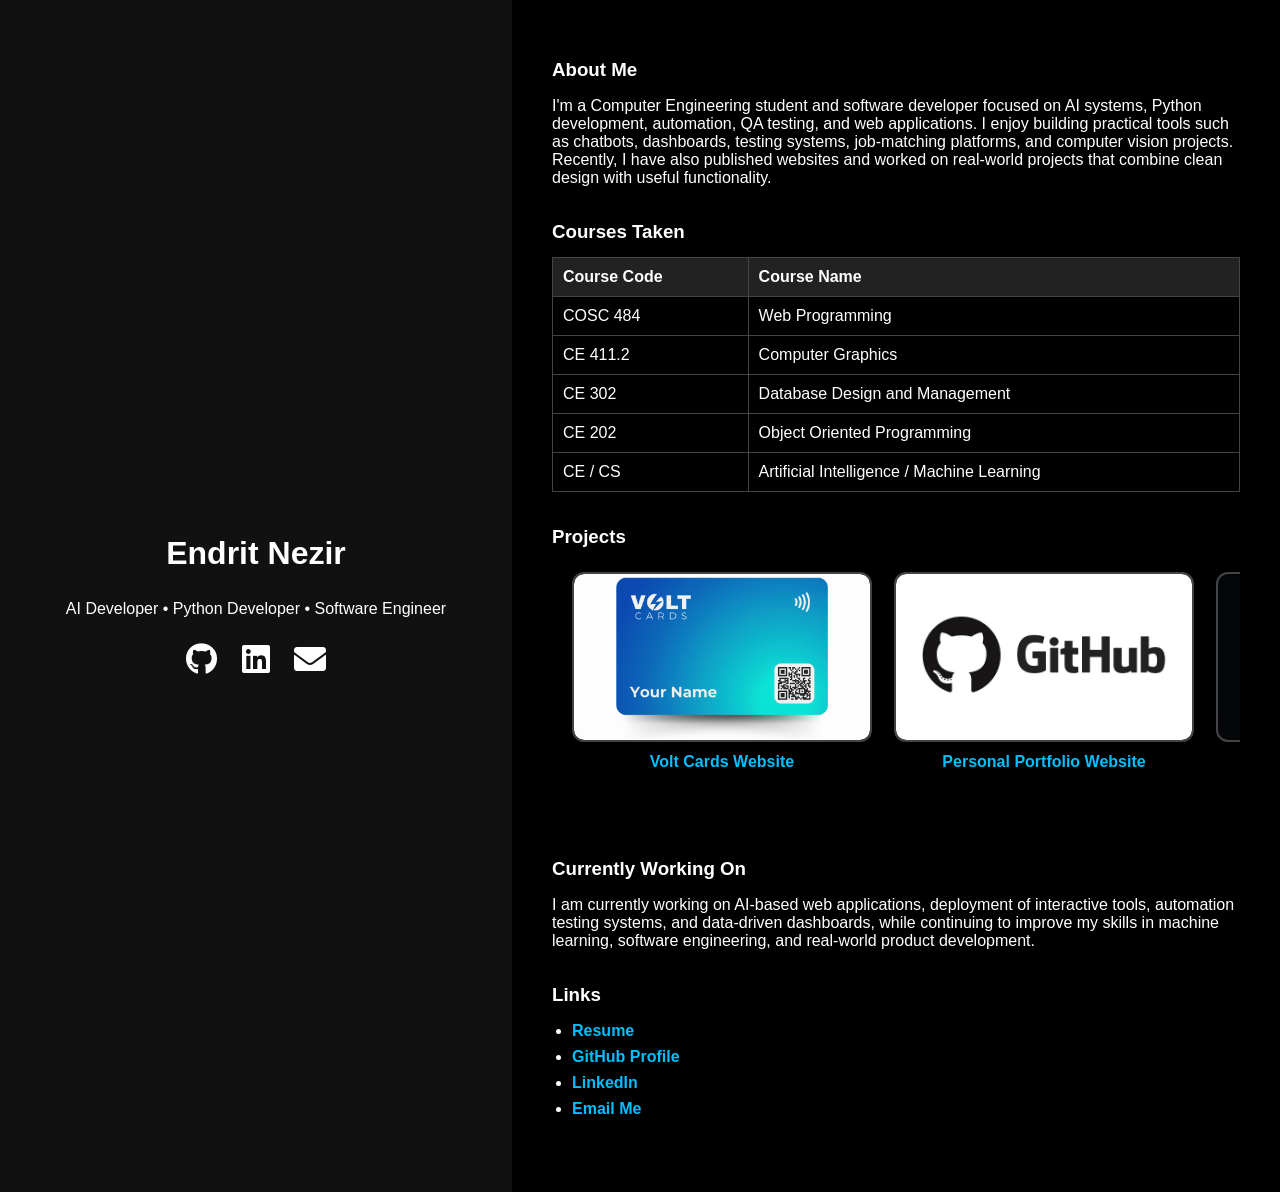
<file: index.html>
<!DOCTYPE html>
<html lang="en">
<head>
    <meta charset="UTF-8">
    <meta name="viewport" content="width=device-width, initial-scale=1.0">
    <title>Endrit Nezir</title>
    <link rel="stylesheet" href="styles.css">
    <link rel="stylesheet" href="https://use.fontawesome.com/releases/v5.4.1/css/all.css">
</head>

<body>

<div class="container">

    <div class="left-section">
        <h1>Endrit Nezir</h1>
        <p class="subtitle">AI Developer • Python Developer • Software Engineer</p>

        <div class="social-links">
            <a href="https://github.com/EndritNezir" target="_blank"><i class="fab fa-github"></i></a>
            <a href="https://www.linkedin.com/in/endrit-nezir-083a03350/" target="_blank"><i class="fab fa-linkedin"></i></a>
            <a href="mailto:endrit.nezir30@gmail.com"><i class="fas fa-envelope"></i></a>
        </div>
    </div>

    <div class="right-section">

        <section>
            <h3>About Me</h3>
            <p>
                I'm a Computer Engineering student and software developer focused on AI systems,
                Python development, automation, QA testing, and web applications. I enjoy building
                practical tools such as chatbots, dashboards, testing systems, job-matching platforms,
                and computer vision projects. Recently, I have also published websites and worked on
                real-world projects that combine clean design with useful functionality.
            </p>
        </section>

        <section>
            <h3>Courses Taken</h3>
            <table>
                <thead>
                    <tr>
                        <th>Course Code</th>
                        <th>Course Name</th>
                    </tr>
                </thead>
                <tbody>
                    <tr>
                        <td>COSC 484</td>
                        <td>Web Programming</td>
                    </tr>
                    <tr>
                        <td>CE 411.2</td>
                        <td>Computer Graphics</td>
                    </tr>
                    <tr>
                        <td>CE 302</td>
                        <td>Database Design and Management</td>
                    </tr>
                    <tr>
                        <td>CE 202</td>
                        <td>Object Oriented Programming</td>
                    </tr>
                    <tr>
                        <td>CE / CS</td>
                        <td>Artificial Intelligence / Machine Learning</td>
                    </tr>
                </tbody>
            </table>
        </section>

        <section>
            <h3>Projects</h3>
            <div class="projects-container">

                <div class="project">
                    <a href="https://voltcards.co/" target="_blank">
                        <div class="project-box">
                            <img src="./images/volt_card.gif" alt="Volt Cards Website">
                        </div>
                    </a>
                    <p><a href="https://voltcards.co/" target="_blank">Volt Cards Website</a></p>
                </div>

                <div class="project">
                    <a href="https://endritnezir.github.io/" target="_blank">
                        <div class="project-box">
                            <img src="./images/1_JLYlSLSK8-AZo8gt9UdYqA.jpg" alt="Portfolio Website">
                        </div>
                    </a>
                    <p><a href="https://endritnezir.github.io/" target="_blank">Personal Portfolio Website</a></p>
                </div>

                <div class="project">
                    <a href="https://endritai.live" target="_blank">
                        <div class="project-box">
                            <img src="./images/chatbot.png" alt="EndritAI Assistant">
                        </div>
                    </a>
                    <p><a href="https://endritai.live" target="_blank">EndritAI Assistant</a></p>
                    <p>
                        <a href="https://endritai.live" target="_blank">Live Demo</a> |
                        <a href="https://github.com/EndritNezir/ai.chatbot101" target="_blank">Source Code</a>
                    </p>
                </div>

                <div class="project">
                    <a href="./reports/Smart Job Matcher.html" target="_blank">
                        <div class="project-box">
                            <img src="./images/job-matcher.png" alt="Macedonian AI Job Matcher">
                        </div>
                    </a>
                    <p><a href="./reports/Smart Job Matcher.html" target="_blank">Macedonian AI Job Matcher</a></p>
                    <p>
                        <a href="./reports/Smart Job Matcher.html" target="_blank">UI Demo</a> |
                        <a href="./reports/Smart Job Matches2.html" target="_blank">Match Results</a> |
                        <a href="https://github.com/EndritNezir/macedonia-job.search" target="_blank">Source Code</a>
                    </p>
                </div>

                <div class="project">
                    <a href="./reports/balkan-benchmark.html" target="_blank">
                        <div class="project-box">
                            <img src="./images/qa-benchmark.png" alt="Balkan Government Website Benchmark">
                        </div>
                    </a>
                    <p><a href="./reports/balkan-benchmark.html" target="_blank">Balkan Government Website Benchmark</a></p>
                    <p>
                        <a href="./reports/balkan-benchmark.html" target="_blank">Benchmark Results</a> |
                        <a href="https://github.com/EndritNezir/website__performance__tester" target="_blank">Source Code</a>
                    </p>
                </div>

                <div class="project">
                    <a href="https://tenserflow-test.onrender.com/" target="_blank">
                        <div class="project-box">
                            <img src="./images/tensorflow-ai.png" alt="TensorFlow AI Image Classifier">
                        </div>
                    </a>
                    <p><a href="https://tenserflow-test.onrender.com/" target="_blank">TensorFlow AI Image Classifier</a></p>
                    <p>
                        <a href="https://tenserflow-test.onrender.com/" target="_blank">Live Demo</a> |
                        <a href="https://github.com/EndritNezir/TenserFlow-test" target="_blank">Source Code</a>
                    </p>
                </div>

                <div class="project">
                    <a href="./images/stock-dashboard.png" target="_blank">
                        <div class="project-box">
                            <img src="./images/stock-dashboard.png" alt="Stock Market Dashboard">
                        </div>
                    </a>
                    <p><a href="./images/Stock Market Dashboard.png" target="_blank">Stock Market Dashboard</a></p>
                    <p>
                        <a href="./images/Stock Market Dashboard.png" target="_blank">Preview</a> |
                        <a href="https://github.com/EndritNezir/stock.market.dash" target="_blank">Source Code</a>
                    </p>
                </div>

                <div class="project">
                    <a href="./reports/Analysis Result.html" target="_blank">
                        <div class="project-box">
                            <img src="./images/qa-bot.png" alt="AI Resume Analyzer">
                        </div>
                    </a>
                    <p><a href="./reports/Analysis Result.html" target="_blank">AI Resume Analyzer</a></p>
                    <p>
                        <a href="./reports/Analysis Result.html" target="_blank">Live Demo</a> |
                        <a href="https://github.com/EndritNezir/ai_resume__analyzer" target="_blank">Source Code</a>
                    </p>
                </div>

                <div class="project">
                    <a href="https://github.com/EndritNezir" target="_blank">
                        <div class="project-box">
                            <img src="./images/sign-language.png" alt="Sign Language Recognition System">
                        </div>
                    </a>
                    <p><a href="https://github.com/EndritNezir" target="_blank">Sign Language Recognition System</a></p>
                </div>

            </div>
        </section>

        <section>
            <h3>Currently Working On</h3>
            <p>
                I am currently working on AI-based web applications, deployment of interactive tools,
                automation testing systems, and data-driven dashboards, while continuing to improve my
                skills in machine learning, software engineering, and real-world product development.
            </p>
        </section>

        <section>
            <h3>Links</h3>
            <ul>
                <li><a href="https://endritnezir.github.io/resume.pdf" target="_blank">Resume</a></li>
                <li><a href="https://github.com/EndritNezir" target="_blank">GitHub Profile</a></li>
                <li><a href="https://www.linkedin.com/in/endrit-nezir-083a03350/" target="_blank">LinkedIn</a></li>
                <li><a href="mailto:endrit.nezir30@gmail.com">Email Me</a></li>
            </ul>
        </section>

    </div>
</div>

</body>
</html>
</file>
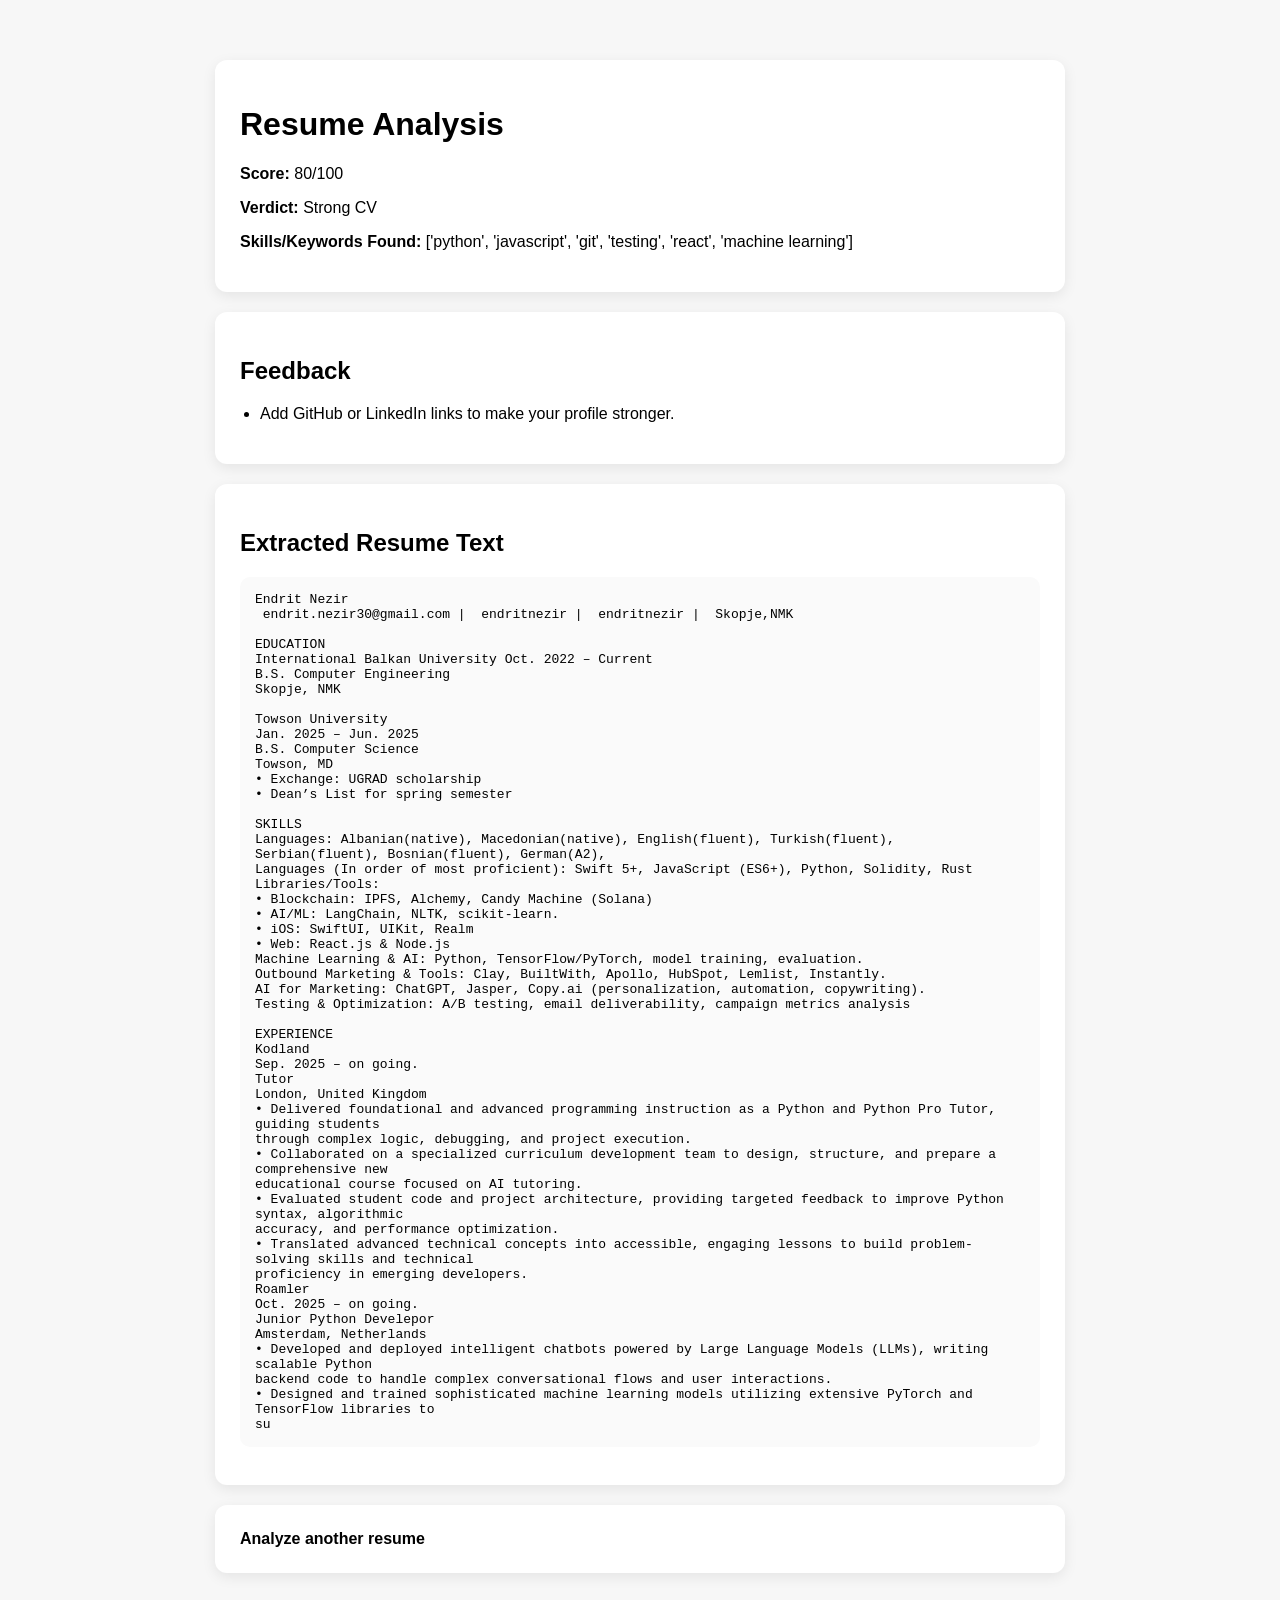
<file: reports/Analysis Result.html>
<!DOCTYPE html>
<html lang="en">
<head>
    <meta charset="UTF-8">
    <meta name="viewport" content="width=device-width, initial-scale=1.0">
    <title>Analysis Result</title>
    <style>
        body {
            font-family: Arial, sans-serif;
            max-width: 850px;
            margin: 40px auto;
            padding: 20px;
            background: #f7f7f7;
        }
        .card {
            background: white;
            padding: 25px;
            margin-bottom: 20px;
            border-radius: 12px;
            box-shadow: 0 4px 14px rgba(0,0,0,0.08);
        }
        ul {
            padding-left: 20px;
        }
        a {
            text-decoration: none;
            color: black;
            font-weight: bold;
        }
        pre {
            white-space: pre-wrap;
            word-wrap: break-word;
            background: #fafafa;
            padding: 15px;
            border-radius: 10px;
            overflow-x: auto;
        }
    </style>
</head>
<body>
    <div class="card">
        <h1>Resume Analysis</h1>
        <p><strong>Score:</strong> 80/100</p>
        <p><strong>Verdict:</strong> Strong CV</p>
        <p><strong>Skills/Keywords Found:</strong> [&#39;python&#39;, &#39;javascript&#39;, &#39;git&#39;, &#39;testing&#39;, &#39;react&#39;, &#39;machine learning&#39;]</p>
    </div>

    <div class="card">
        <h2>Feedback</h2>
        <ul>
            
                <li>Add GitHub or LinkedIn links to make your profile stronger.</li>
            
        </ul>
    </div>

    <div class="card">
        <h2>Extracted Resume Text</h2>
        <pre>Endrit Nezir 
 endrit.nezir30@gmail.com |  endritnezir |  endritnezir |  Skopje,NMK 
 
EDUCATION 
International Balkan University Oct. 2022 – Current 
B.S. Computer Engineering                                                                                                                   Skopje, NMK 
 
Towson University                                                                                                                              Jan. 2025 – Jun. 2025 
B.S. Computer Science                                                                                                                           Towson, MD 
• Exchange: UGRAD scholarship 
• Dean’s List for spring semester 
 
SKILLS 
Languages: Albanian(native), Macedonian(native), English(fluent), Turkish(fluent), Serbian(fluent), Bosnian(fluent), German(A2), 
Languages (In order of most proficient): Swift 5+, JavaScript (ES6+), Python, Solidity, Rust 
Libraries/Tools: 
• Blockchain: IPFS, Alchemy, Candy Machine (Solana) 
• AI/ML: LangChain, NLTK, scikit-learn. 
• iOS: SwiftUI, UIKit, Realm 
• Web: React.js &amp; Node.js 
Machine Learning &amp; AI: Python, TensorFlow/PyTorch, model training, evaluation. 
Outbound Marketing &amp; Tools: Clay, BuiltWith, Apollo, HubSpot, Lemlist, Instantly. 
AI for Marketing: ChatGPT, Jasper, Copy.ai (personalization, automation, copywriting). 
Testing &amp; Optimization: A/B testing, email deliverability, campaign metrics analysis 
 
EXPERIENCE 
Kodland                                                                                                         Sep. 2025 – on going. 
Tutor                                                                                                                                           London, United Kingdom 
• Delivered foundational and advanced programming instruction as a Python and Python Pro Tutor, guiding students 
through complex logic, debugging, and project execution.  
• Collaborated on a specialized curriculum development team to design, structure, and prepare a comprehensive new 
educational course focused on AI tutoring. 
• Evaluated student code and project architecture, providing targeted feedback to improve Python syntax, algorithmic 
accuracy, and performance optimization. 
• Translated advanced technical concepts into accessible, engaging lessons to build problem-solving skills and technical 
proficiency in emerging developers. 
Roamler                                                                                                         Oct. 2025 – on going. 
Junior Python Develepor                                                                                                            Amsterdam, Netherlands 
• Developed and deployed intelligent chatbots powered by Large Language Models (LLMs), writing scalable Python 
backend code to handle complex conversational flows and user interactions.  
• Designed and trained sophisticated machine learning models utilizing extensive PyTorch and TensorFlow libraries to 
su</pre>
    </div>

    <div class="card">
        <a href="/">Analyze another resume</a>
    </div>
</body>
</html>
</file>
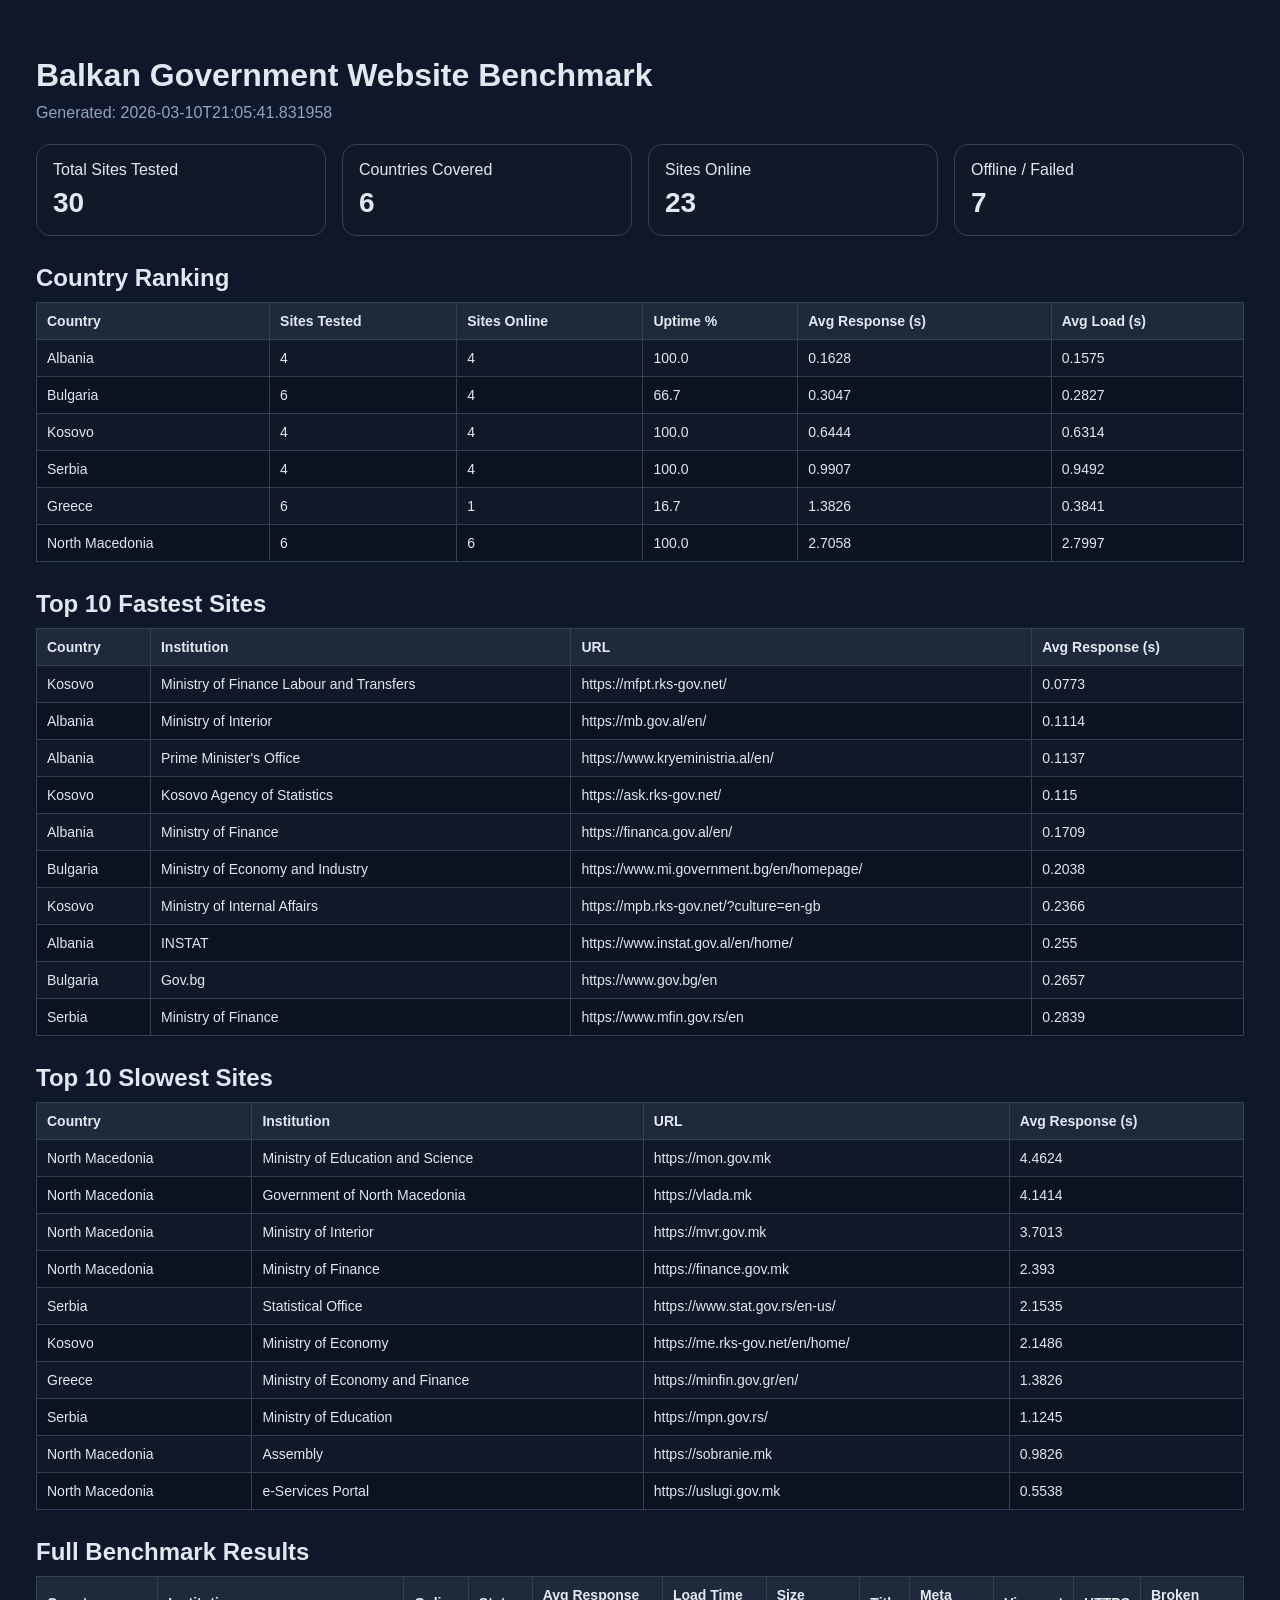
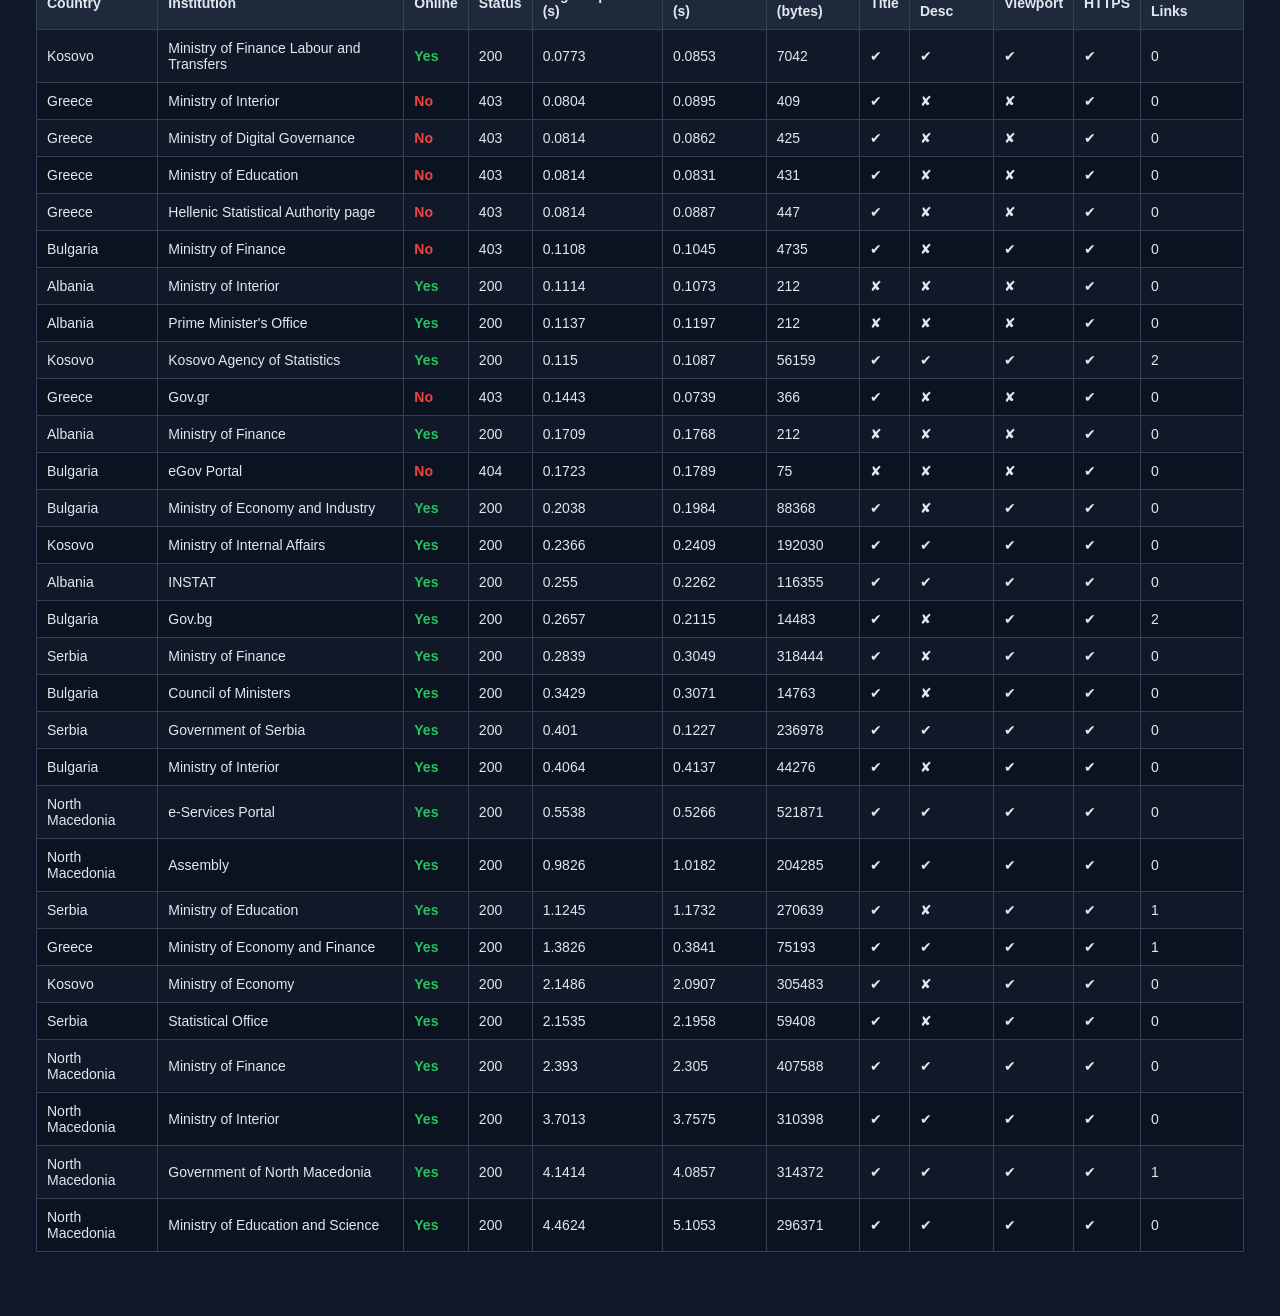
<file: reports/balkan-benchmark.html>
<!DOCTYPE html>
<html lang="en">
<head>
    <meta charset="UTF-8">
    <meta name="viewport" content="width=device-width, initial-scale=1.0">
    <title>Balkan Government Website Benchmark</title>
    <style>
        body {
            font-family: Arial, sans-serif;
            background: #0f172a;
            color: #e2e8f0;
            padding: 28px;
        }
        h1, h2 {
            margin-bottom: 10px;
        }
        .meta {
            color: #94a3b8;
            margin-bottom: 22px;
        }
        .cards {
            display: grid;
            grid-template-columns: repeat(auto-fit, minmax(220px, 1fr));
            gap: 16px;
            margin-bottom: 28px;
        }
        .card {
            background: #111827;
            border: 1px solid #334155;
            border-radius: 14px;
            padding: 16px;
        }
        .big {
            font-size: 28px;
            font-weight: bold;
            margin-top: 8px;
        }
        table {
            width: 100%;
            border-collapse: collapse;
            background: #111827;
            margin-bottom: 28px;
        }
        th, td {
            border: 1px solid #334155;
            padding: 10px;
            text-align: left;
            font-size: 14px;
        }
        th {
            background: #1e293b;
        }
        tr:nth-child(even) {
            background: #0b1220;
        }
        .ok {
            color: #22c55e;
            font-weight: bold;
        }
        .bad {
            color: #ef4444;
            font-weight: bold;
        }
        .section {
            margin-top: 28px;
        }
    </style>
</head>
<body>
    <h1>Balkan Government Website Benchmark</h1>
    <div class="meta">Generated: 2026-03-10T21:05:41.831958</div>

    <div class="cards">
        <div class="card"><div>Total Sites Tested</div><div class="big">30</div></div>
        <div class="card"><div>Countries Covered</div><div class="big">6</div></div>
        <div class="card"><div>Sites Online</div><div class="big">23</div></div>
        <div class="card"><div>Offline / Failed</div><div class="big">7</div></div>
    </div>

    <div class="section">
        <h2>Country Ranking</h2>
        <table>
            <thead>
                <tr>
                    <th>Country</th>
                    <th>Sites Tested</th>
                    <th>Sites Online</th>
                    <th>Uptime %</th>
                    <th>Avg Response (s)</th>
                    <th>Avg Load (s)</th>
                </tr>
            </thead>
            <tbody>

                <tr>
                    <td>Albania</td>
                    <td>4</td>
                    <td>4</td>
                    <td>100.0</td>
                    <td>0.1628</td>
                    <td>0.1575</td>
                </tr>

                <tr>
                    <td>Bulgaria</td>
                    <td>6</td>
                    <td>4</td>
                    <td>66.7</td>
                    <td>0.3047</td>
                    <td>0.2827</td>
                </tr>

                <tr>
                    <td>Kosovo</td>
                    <td>4</td>
                    <td>4</td>
                    <td>100.0</td>
                    <td>0.6444</td>
                    <td>0.6314</td>
                </tr>

                <tr>
                    <td>Serbia</td>
                    <td>4</td>
                    <td>4</td>
                    <td>100.0</td>
                    <td>0.9907</td>
                    <td>0.9492</td>
                </tr>

                <tr>
                    <td>Greece</td>
                    <td>6</td>
                    <td>1</td>
                    <td>16.7</td>
                    <td>1.3826</td>
                    <td>0.3841</td>
                </tr>

                <tr>
                    <td>North Macedonia</td>
                    <td>6</td>
                    <td>6</td>
                    <td>100.0</td>
                    <td>2.7058</td>
                    <td>2.7997</td>
                </tr>

            </tbody>
        </table>
    </div>

    <div class="section">
        <h2>Top 10 Fastest Sites</h2>
        <table>
            <thead>
                <tr>
                    <th>Country</th>
                    <th>Institution</th>
                    <th>URL</th>
                    <th>Avg Response (s)</th>
                </tr>
            </thead>
            <tbody>

                <tr>
                    <td>Kosovo</td>
                    <td>Ministry of Finance Labour and Transfers</td>
                    <td>https://mfpt.rks-gov.net/</td>
                    <td>0.0773</td>
                </tr>

                <tr>
                    <td>Albania</td>
                    <td>Ministry of Interior</td>
                    <td>https://mb.gov.al/en/</td>
                    <td>0.1114</td>
                </tr>

                <tr>
                    <td>Albania</td>
                    <td>Prime Minister's Office</td>
                    <td>https://www.kryeministria.al/en/</td>
                    <td>0.1137</td>
                </tr>

                <tr>
                    <td>Kosovo</td>
                    <td>Kosovo Agency of Statistics</td>
                    <td>https://ask.rks-gov.net/</td>
                    <td>0.115</td>
                </tr>

                <tr>
                    <td>Albania</td>
                    <td>Ministry of Finance</td>
                    <td>https://financa.gov.al/en/</td>
                    <td>0.1709</td>
                </tr>

                <tr>
                    <td>Bulgaria</td>
                    <td>Ministry of Economy and Industry</td>
                    <td>https://www.mi.government.bg/en/homepage/</td>
                    <td>0.2038</td>
                </tr>

                <tr>
                    <td>Kosovo</td>
                    <td>Ministry of Internal Affairs</td>
                    <td>https://mpb.rks-gov.net/?culture=en-gb</td>
                    <td>0.2366</td>
                </tr>

                <tr>
                    <td>Albania</td>
                    <td>INSTAT</td>
                    <td>https://www.instat.gov.al/en/home/</td>
                    <td>0.255</td>
                </tr>

                <tr>
                    <td>Bulgaria</td>
                    <td>Gov.bg</td>
                    <td>https://www.gov.bg/en</td>
                    <td>0.2657</td>
                </tr>

                <tr>
                    <td>Serbia</td>
                    <td>Ministry of Finance</td>
                    <td>https://www.mfin.gov.rs/en</td>
                    <td>0.2839</td>
                </tr>

            </tbody>
        </table>
    </div>

    <div class="section">
        <h2>Top 10 Slowest Sites</h2>
        <table>
            <thead>
                <tr>
                    <th>Country</th>
                    <th>Institution</th>
                    <th>URL</th>
                    <th>Avg Response (s)</th>
                </tr>
            </thead>
            <tbody>

                <tr>
                    <td>North Macedonia</td>
                    <td>Ministry of Education and Science</td>
                    <td>https://mon.gov.mk</td>
                    <td>4.4624</td>
                </tr>

                <tr>
                    <td>North Macedonia</td>
                    <td>Government of North Macedonia</td>
                    <td>https://vlada.mk</td>
                    <td>4.1414</td>
                </tr>

                <tr>
                    <td>North Macedonia</td>
                    <td>Ministry of Interior</td>
                    <td>https://mvr.gov.mk</td>
                    <td>3.7013</td>
                </tr>

                <tr>
                    <td>North Macedonia</td>
                    <td>Ministry of Finance</td>
                    <td>https://finance.gov.mk</td>
                    <td>2.393</td>
                </tr>

                <tr>
                    <td>Serbia</td>
                    <td>Statistical Office</td>
                    <td>https://www.stat.gov.rs/en-us/</td>
                    <td>2.1535</td>
                </tr>

                <tr>
                    <td>Kosovo</td>
                    <td>Ministry of Economy</td>
                    <td>https://me.rks-gov.net/en/home/</td>
                    <td>2.1486</td>
                </tr>

                <tr>
                    <td>Greece</td>
                    <td>Ministry of Economy and Finance</td>
                    <td>https://minfin.gov.gr/en/</td>
                    <td>1.3826</td>
                </tr>

                <tr>
                    <td>Serbia</td>
                    <td>Ministry of Education</td>
                    <td>https://mpn.gov.rs/</td>
                    <td>1.1245</td>
                </tr>

                <tr>
                    <td>North Macedonia</td>
                    <td>Assembly</td>
                    <td>https://sobranie.mk</td>
                    <td>0.9826</td>
                </tr>

                <tr>
                    <td>North Macedonia</td>
                    <td>e-Services Portal</td>
                    <td>https://uslugi.gov.mk</td>
                    <td>0.5538</td>
                </tr>

            </tbody>
        </table>
    </div>

    <div class="section">
        <h2>Full Benchmark Results</h2>
        <table>
            <thead>
                <tr>
                    <th>Country</th>
                    <th>Institution</th>
                    <th>Online</th>
                    <th>Status</th>
                    <th>Avg Response (s)</th>
                    <th>Load Time (s)</th>
                    <th>Size (bytes)</th>
                    <th>Title</th>
                    <th>Meta Desc</th>
                    <th>Viewport</th>
                    <th>HTTPS</th>
                    <th>Broken Links</th>
                </tr>
            </thead>
            <tbody>

                <tr>
                    <td>Kosovo</td>
                    <td>Ministry of Finance Labour and Transfers</td>
                    <td class="ok">Yes</td>
                    <td>200</td>
                    <td>0.0773</td>
                    <td>0.0853</td>
                    <td>7042</td>
                    <td>✔</td>
                    <td>✔</td>
                    <td>✔</td>
                    <td>✔</td>
                    <td>0</td>
                </tr>

                <tr>
                    <td>Greece</td>
                    <td>Ministry of Interior</td>
                    <td class="bad">No</td>
                    <td>403</td>
                    <td>0.0804</td>
                    <td>0.0895</td>
                    <td>409</td>
                    <td>✔</td>
                    <td>✘</td>
                    <td>✘</td>
                    <td>✔</td>
                    <td>0</td>
                </tr>

                <tr>
                    <td>Greece</td>
                    <td>Ministry of Digital Governance</td>
                    <td class="bad">No</td>
                    <td>403</td>
                    <td>0.0814</td>
                    <td>0.0862</td>
                    <td>425</td>
                    <td>✔</td>
                    <td>✘</td>
                    <td>✘</td>
                    <td>✔</td>
                    <td>0</td>
                </tr>

                <tr>
                    <td>Greece</td>
                    <td>Ministry of Education</td>
                    <td class="bad">No</td>
                    <td>403</td>
                    <td>0.0814</td>
                    <td>0.0831</td>
                    <td>431</td>
                    <td>✔</td>
                    <td>✘</td>
                    <td>✘</td>
                    <td>✔</td>
                    <td>0</td>
                </tr>

                <tr>
                    <td>Greece</td>
                    <td>Hellenic Statistical Authority page</td>
                    <td class="bad">No</td>
                    <td>403</td>
                    <td>0.0814</td>
                    <td>0.0887</td>
                    <td>447</td>
                    <td>✔</td>
                    <td>✘</td>
                    <td>✘</td>
                    <td>✔</td>
                    <td>0</td>
                </tr>

                <tr>
                    <td>Bulgaria</td>
                    <td>Ministry of Finance</td>
                    <td class="bad">No</td>
                    <td>403</td>
                    <td>0.1108</td>
                    <td>0.1045</td>
                    <td>4735</td>
                    <td>✔</td>
                    <td>✘</td>
                    <td>✔</td>
                    <td>✔</td>
                    <td>0</td>
                </tr>

                <tr>
                    <td>Albania</td>
                    <td>Ministry of Interior</td>
                    <td class="ok">Yes</td>
                    <td>200</td>
                    <td>0.1114</td>
                    <td>0.1073</td>
                    <td>212</td>
                    <td>✘</td>
                    <td>✘</td>
                    <td>✘</td>
                    <td>✔</td>
                    <td>0</td>
                </tr>

                <tr>
                    <td>Albania</td>
                    <td>Prime Minister's Office</td>
                    <td class="ok">Yes</td>
                    <td>200</td>
                    <td>0.1137</td>
                    <td>0.1197</td>
                    <td>212</td>
                    <td>✘</td>
                    <td>✘</td>
                    <td>✘</td>
                    <td>✔</td>
                    <td>0</td>
                </tr>

                <tr>
                    <td>Kosovo</td>
                    <td>Kosovo Agency of Statistics</td>
                    <td class="ok">Yes</td>
                    <td>200</td>
                    <td>0.115</td>
                    <td>0.1087</td>
                    <td>56159</td>
                    <td>✔</td>
                    <td>✔</td>
                    <td>✔</td>
                    <td>✔</td>
                    <td>2</td>
                </tr>

                <tr>
                    <td>Greece</td>
                    <td>Gov.gr</td>
                    <td class="bad">No</td>
                    <td>403</td>
                    <td>0.1443</td>
                    <td>0.0739</td>
                    <td>366</td>
                    <td>✔</td>
                    <td>✘</td>
                    <td>✘</td>
                    <td>✔</td>
                    <td>0</td>
                </tr>

                <tr>
                    <td>Albania</td>
                    <td>Ministry of Finance</td>
                    <td class="ok">Yes</td>
                    <td>200</td>
                    <td>0.1709</td>
                    <td>0.1768</td>
                    <td>212</td>
                    <td>✘</td>
                    <td>✘</td>
                    <td>✘</td>
                    <td>✔</td>
                    <td>0</td>
                </tr>

                <tr>
                    <td>Bulgaria</td>
                    <td>eGov Portal</td>
                    <td class="bad">No</td>
                    <td>404</td>
                    <td>0.1723</td>
                    <td>0.1789</td>
                    <td>75</td>
                    <td>✘</td>
                    <td>✘</td>
                    <td>✘</td>
                    <td>✔</td>
                    <td>0</td>
                </tr>

                <tr>
                    <td>Bulgaria</td>
                    <td>Ministry of Economy and Industry</td>
                    <td class="ok">Yes</td>
                    <td>200</td>
                    <td>0.2038</td>
                    <td>0.1984</td>
                    <td>88368</td>
                    <td>✔</td>
                    <td>✘</td>
                    <td>✔</td>
                    <td>✔</td>
                    <td>0</td>
                </tr>

                <tr>
                    <td>Kosovo</td>
                    <td>Ministry of Internal Affairs</td>
                    <td class="ok">Yes</td>
                    <td>200</td>
                    <td>0.2366</td>
                    <td>0.2409</td>
                    <td>192030</td>
                    <td>✔</td>
                    <td>✔</td>
                    <td>✔</td>
                    <td>✔</td>
                    <td>0</td>
                </tr>

                <tr>
                    <td>Albania</td>
                    <td>INSTAT</td>
                    <td class="ok">Yes</td>
                    <td>200</td>
                    <td>0.255</td>
                    <td>0.2262</td>
                    <td>116355</td>
                    <td>✔</td>
                    <td>✔</td>
                    <td>✔</td>
                    <td>✔</td>
                    <td>0</td>
                </tr>

                <tr>
                    <td>Bulgaria</td>
                    <td>Gov.bg</td>
                    <td class="ok">Yes</td>
                    <td>200</td>
                    <td>0.2657</td>
                    <td>0.2115</td>
                    <td>14483</td>
                    <td>✔</td>
                    <td>✘</td>
                    <td>✔</td>
                    <td>✔</td>
                    <td>2</td>
                </tr>

                <tr>
                    <td>Serbia</td>
                    <td>Ministry of Finance</td>
                    <td class="ok">Yes</td>
                    <td>200</td>
                    <td>0.2839</td>
                    <td>0.3049</td>
                    <td>318444</td>
                    <td>✔</td>
                    <td>✘</td>
                    <td>✔</td>
                    <td>✔</td>
                    <td>0</td>
                </tr>

                <tr>
                    <td>Bulgaria</td>
                    <td>Council of Ministers</td>
                    <td class="ok">Yes</td>
                    <td>200</td>
                    <td>0.3429</td>
                    <td>0.3071</td>
                    <td>14763</td>
                    <td>✔</td>
                    <td>✘</td>
                    <td>✔</td>
                    <td>✔</td>
                    <td>0</td>
                </tr>

                <tr>
                    <td>Serbia</td>
                    <td>Government of Serbia</td>
                    <td class="ok">Yes</td>
                    <td>200</td>
                    <td>0.401</td>
                    <td>0.1227</td>
                    <td>236978</td>
                    <td>✔</td>
                    <td>✔</td>
                    <td>✔</td>
                    <td>✔</td>
                    <td>0</td>
                </tr>

                <tr>
                    <td>Bulgaria</td>
                    <td>Ministry of Interior</td>
                    <td class="ok">Yes</td>
                    <td>200</td>
                    <td>0.4064</td>
                    <td>0.4137</td>
                    <td>44276</td>
                    <td>✔</td>
                    <td>✘</td>
                    <td>✔</td>
                    <td>✔</td>
                    <td>0</td>
                </tr>

                <tr>
                    <td>North Macedonia</td>
                    <td>e-Services Portal</td>
                    <td class="ok">Yes</td>
                    <td>200</td>
                    <td>0.5538</td>
                    <td>0.5266</td>
                    <td>521871</td>
                    <td>✔</td>
                    <td>✔</td>
                    <td>✔</td>
                    <td>✔</td>
                    <td>0</td>
                </tr>

                <tr>
                    <td>North Macedonia</td>
                    <td>Assembly</td>
                    <td class="ok">Yes</td>
                    <td>200</td>
                    <td>0.9826</td>
                    <td>1.0182</td>
                    <td>204285</td>
                    <td>✔</td>
                    <td>✔</td>
                    <td>✔</td>
                    <td>✔</td>
                    <td>0</td>
                </tr>

                <tr>
                    <td>Serbia</td>
                    <td>Ministry of Education</td>
                    <td class="ok">Yes</td>
                    <td>200</td>
                    <td>1.1245</td>
                    <td>1.1732</td>
                    <td>270639</td>
                    <td>✔</td>
                    <td>✘</td>
                    <td>✔</td>
                    <td>✔</td>
                    <td>1</td>
                </tr>

                <tr>
                    <td>Greece</td>
                    <td>Ministry of Economy and Finance</td>
                    <td class="ok">Yes</td>
                    <td>200</td>
                    <td>1.3826</td>
                    <td>0.3841</td>
                    <td>75193</td>
                    <td>✔</td>
                    <td>✔</td>
                    <td>✔</td>
                    <td>✔</td>
                    <td>1</td>
                </tr>

                <tr>
                    <td>Kosovo</td>
                    <td>Ministry of Economy</td>
                    <td class="ok">Yes</td>
                    <td>200</td>
                    <td>2.1486</td>
                    <td>2.0907</td>
                    <td>305483</td>
                    <td>✔</td>
                    <td>✘</td>
                    <td>✔</td>
                    <td>✔</td>
                    <td>0</td>
                </tr>

                <tr>
                    <td>Serbia</td>
                    <td>Statistical Office</td>
                    <td class="ok">Yes</td>
                    <td>200</td>
                    <td>2.1535</td>
                    <td>2.1958</td>
                    <td>59408</td>
                    <td>✔</td>
                    <td>✘</td>
                    <td>✔</td>
                    <td>✔</td>
                    <td>0</td>
                </tr>

                <tr>
                    <td>North Macedonia</td>
                    <td>Ministry of Finance</td>
                    <td class="ok">Yes</td>
                    <td>200</td>
                    <td>2.393</td>
                    <td>2.305</td>
                    <td>407588</td>
                    <td>✔</td>
                    <td>✔</td>
                    <td>✔</td>
                    <td>✔</td>
                    <td>0</td>
                </tr>

                <tr>
                    <td>North Macedonia</td>
                    <td>Ministry of Interior</td>
                    <td class="ok">Yes</td>
                    <td>200</td>
                    <td>3.7013</td>
                    <td>3.7575</td>
                    <td>310398</td>
                    <td>✔</td>
                    <td>✔</td>
                    <td>✔</td>
                    <td>✔</td>
                    <td>0</td>
                </tr>

                <tr>
                    <td>North Macedonia</td>
                    <td>Government of North Macedonia</td>
                    <td class="ok">Yes</td>
                    <td>200</td>
                    <td>4.1414</td>
                    <td>4.0857</td>
                    <td>314372</td>
                    <td>✔</td>
                    <td>✔</td>
                    <td>✔</td>
                    <td>✔</td>
                    <td>1</td>
                </tr>

                <tr>
                    <td>North Macedonia</td>
                    <td>Ministry of Education and Science</td>
                    <td class="ok">Yes</td>
                    <td>200</td>
                    <td>4.4624</td>
                    <td>5.1053</td>
                    <td>296371</td>
                    <td>✔</td>
                    <td>✔</td>
                    <td>✔</td>
                    <td>✔</td>
                    <td>0</td>
                </tr>

            </tbody>
        </table>
    </div>
</body>
</html>
</file>
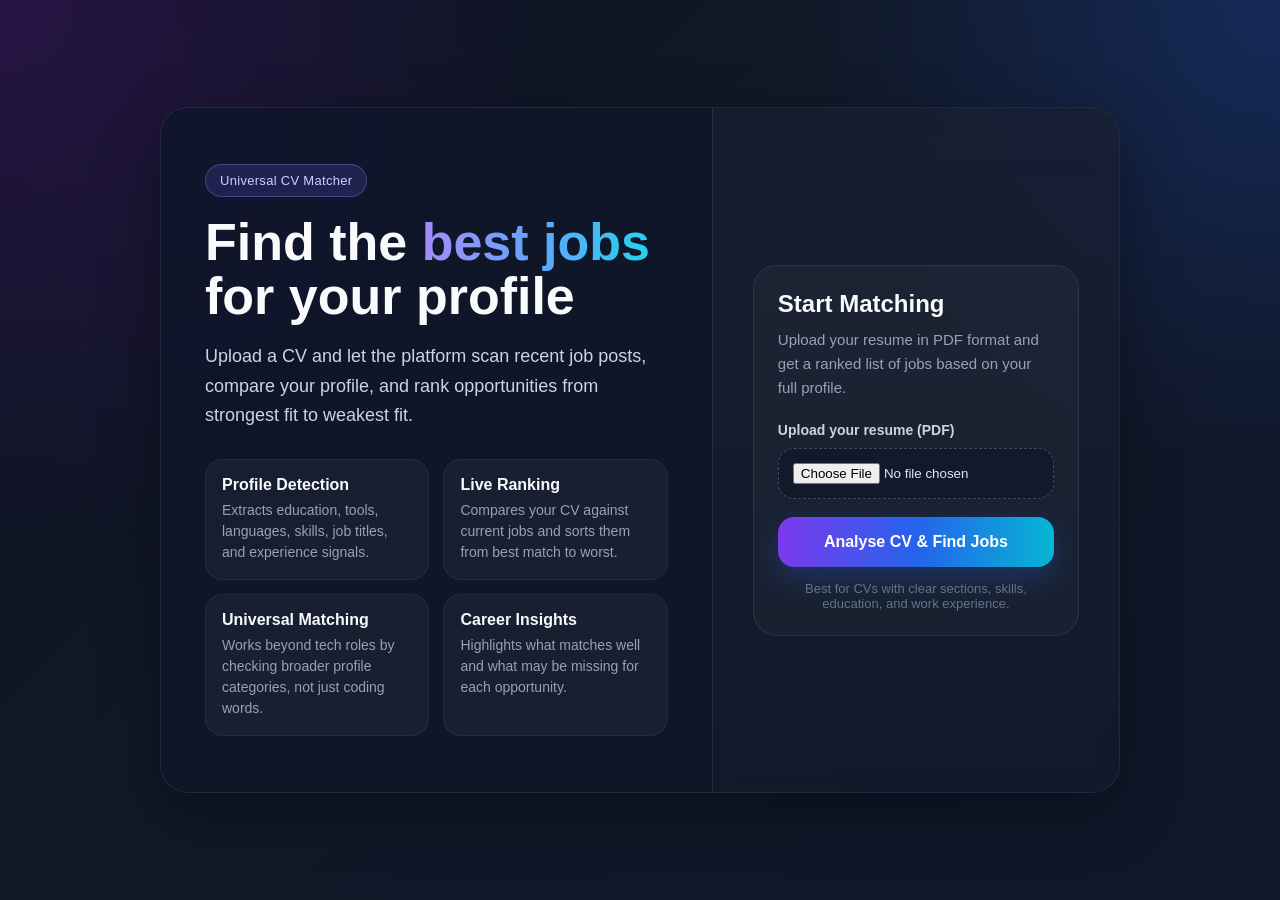
<file: reports/Smart Job Matcher.html>
<!DOCTYPE html>
<html lang="en">
<head>
    <meta charset="UTF-8">
    <meta name="viewport" content="width=device-width, initial-scale=1.0">
    <title>Smart Job Matcher</title>
    <style>
        * {
            box-sizing: border-box;
        }

        body {
            margin: 0;
            font-family: Arial, sans-serif;
            background:
                radial-gradient(circle at top left, rgba(88, 28, 135, 0.35), transparent 35%),
                radial-gradient(circle at top right, rgba(37, 99, 235, 0.25), transparent 30%),
                linear-gradient(135deg, #0b1020, #111827 40%, #0f172a 100%);
            color: #f8fafc;
            min-height: 100vh;
            display: flex;
            align-items: center;
            justify-content: center;
            padding: 30px;
        }

        .wrapper {
            width: 100%;
            max-width: 960px;
        }

        .hero-card {
            background: rgba(15, 23, 42, 0.78);
            border: 1px solid rgba(255, 255, 255, 0.08);
            box-shadow: 0 20px 60px rgba(0, 0, 0, 0.35);
            backdrop-filter: blur(12px);
            border-radius: 28px;
            overflow: hidden;
            display: grid;
            grid-template-columns: 1.15fr 0.85fr;
        }

        .hero-left {
            padding: 56px 44px;
        }

        .hero-right {
            padding: 40px;
            background: linear-gradient(180deg, rgba(255,255,255,0.03), rgba(255,255,255,0.01));
            border-left: 1px solid rgba(255, 255, 255, 0.08);
            display: flex;
            flex-direction: column;
            justify-content: center;
        }

        .badge {
            display: inline-block;
            padding: 8px 14px;
            border-radius: 999px;
            background: rgba(99, 102, 241, 0.18);
            border: 1px solid rgba(129, 140, 248, 0.35);
            color: #c7d2fe;
            font-size: 13px;
            letter-spacing: 0.3px;
            margin-bottom: 18px;
        }

        h1 {
            font-size: 52px;
            line-height: 1.05;
            margin: 0 0 18px;
        }

        .gradient-text {
            background: linear-gradient(90deg, #a78bfa, #60a5fa, #22d3ee);
            -webkit-background-clip: text;
            -webkit-text-fill-color: transparent;
        }

        .subtitle {
            color: #cbd5e1;
            font-size: 18px;
            line-height: 1.65;
            margin: 0 0 28px;
            max-width: 580px;
        }

        .feature-list {
            display: grid;
            grid-template-columns: repeat(2, minmax(0, 1fr));
            gap: 14px;
            margin-top: 28px;
        }

        .feature {
            background: rgba(255,255,255,0.04);
            border: 1px solid rgba(255,255,255,0.06);
            border-radius: 18px;
            padding: 16px;
        }

        .feature strong {
            display: block;
            margin-bottom: 6px;
            color: #f8fafc;
        }

        .feature span {
            color: #94a3b8;
            font-size: 14px;
            line-height: 1.5;
        }

        .form-card {
            background: rgba(255,255,255,0.03);
            border: 1px solid rgba(255,255,255,0.08);
            border-radius: 24px;
            padding: 24px;
        }

        .form-card h2 {
            margin: 0 0 10px;
            font-size: 24px;
        }

        .form-card p {
            margin: 0 0 22px;
            color: #94a3b8;
            line-height: 1.6;
            font-size: 15px;
        }

        label {
            display: block;
            margin-bottom: 10px;
            font-size: 14px;
            color: #cbd5e1;
            font-weight: bold;
        }

        input[type="file"] {
            width: 100%;
            padding: 14px;
            border-radius: 16px;
            border: 1px dashed rgba(148, 163, 184, 0.35);
            background: rgba(15, 23, 42, 0.7);
            color: #e2e8f0;
            margin-bottom: 18px;
        }

        button {
            width: 100%;
            padding: 16px;
            border: none;
            border-radius: 16px;
            background: linear-gradient(90deg, #7c3aed, #2563eb, #06b6d4);
            color: white;
            font-size: 16px;
            font-weight: bold;
            cursor: pointer;
            transition: transform 0.18s ease, box-shadow 0.18s ease, opacity 0.18s ease;
            box-shadow: 0 10px 30px rgba(37, 99, 235, 0.28);
        }

        button:hover {
            transform: translateY(-2px);
            opacity: 0.96;
        }

        .small-note {
            margin-top: 14px;
            font-size: 13px;
            color: #64748b;
            text-align: center;
        }

        @media (max-width: 900px) {
            .hero-card {
                grid-template-columns: 1fr;
            }

            .hero-right {
                border-left: none;
                border-top: 1px solid rgba(255,255,255,0.08);
            }

            h1 {
                font-size: 40px;
            }

            .feature-list {
                grid-template-columns: 1fr;
            }
        }

        @media (max-width: 640px) {
            .hero-left,
            .hero-right {
                padding: 28px 22px;
            }

            h1 {
                font-size: 34px;
            }

            .subtitle {
                font-size: 16px;
            }
        }
    </style>
</head>
<body>
    <div class="wrapper">
        <div class="hero-card">
            <div class="hero-left">
                <span class="badge">Universal CV Matcher</span>
                <h1>
                    Find the <span class="gradient-text">best jobs</span><br>
                    for your profile
                </h1>
                <p class="subtitle">
                    Upload a CV and let the platform scan recent job posts, compare your profile,
                    and rank opportunities from strongest fit to weakest fit.
                </p>

                <div class="feature-list">
                    <div class="feature">
                        <strong>Profile Detection</strong>
                        <span>Extracts education, tools, languages, skills, job titles, and experience signals.</span>
                    </div>
                    <div class="feature">
                        <strong>Live Ranking</strong>
                        <span>Compares your CV against current jobs and sorts them from best match to worst.</span>
                    </div>
                    <div class="feature">
                        <strong>Universal Matching</strong>
                        <span>Works beyond tech roles by checking broader profile categories, not just coding words.</span>
                    </div>
                    <div class="feature">
                        <strong>Career Insights</strong>
                        <span>Highlights what matches well and what may be missing for each opportunity.</span>
                    </div>
                </div>
            </div>

            <div class="hero-right">
                <div class="form-card">
                    <h2>Start Matching</h2>
                    <p>
                        Upload your resume in PDF format and get a ranked list of jobs based on your full profile.
                    </p>

                    <form method="POST" enctype="multipart/form-data">
                        <label for="resume">Upload your resume (PDF)</label>
                        <input type="file" id="resume" name="resume" accept=".pdf" required>

                        <button type="submit">Analyse CV & Find Jobs</button>
                    </form>

                    <div class="small-note">
                        Best for CVs with clear sections, skills, education, and work experience.
                    </div>
                </div>
            </div>
        </div>
    </div>
</body>
</html>
</file>
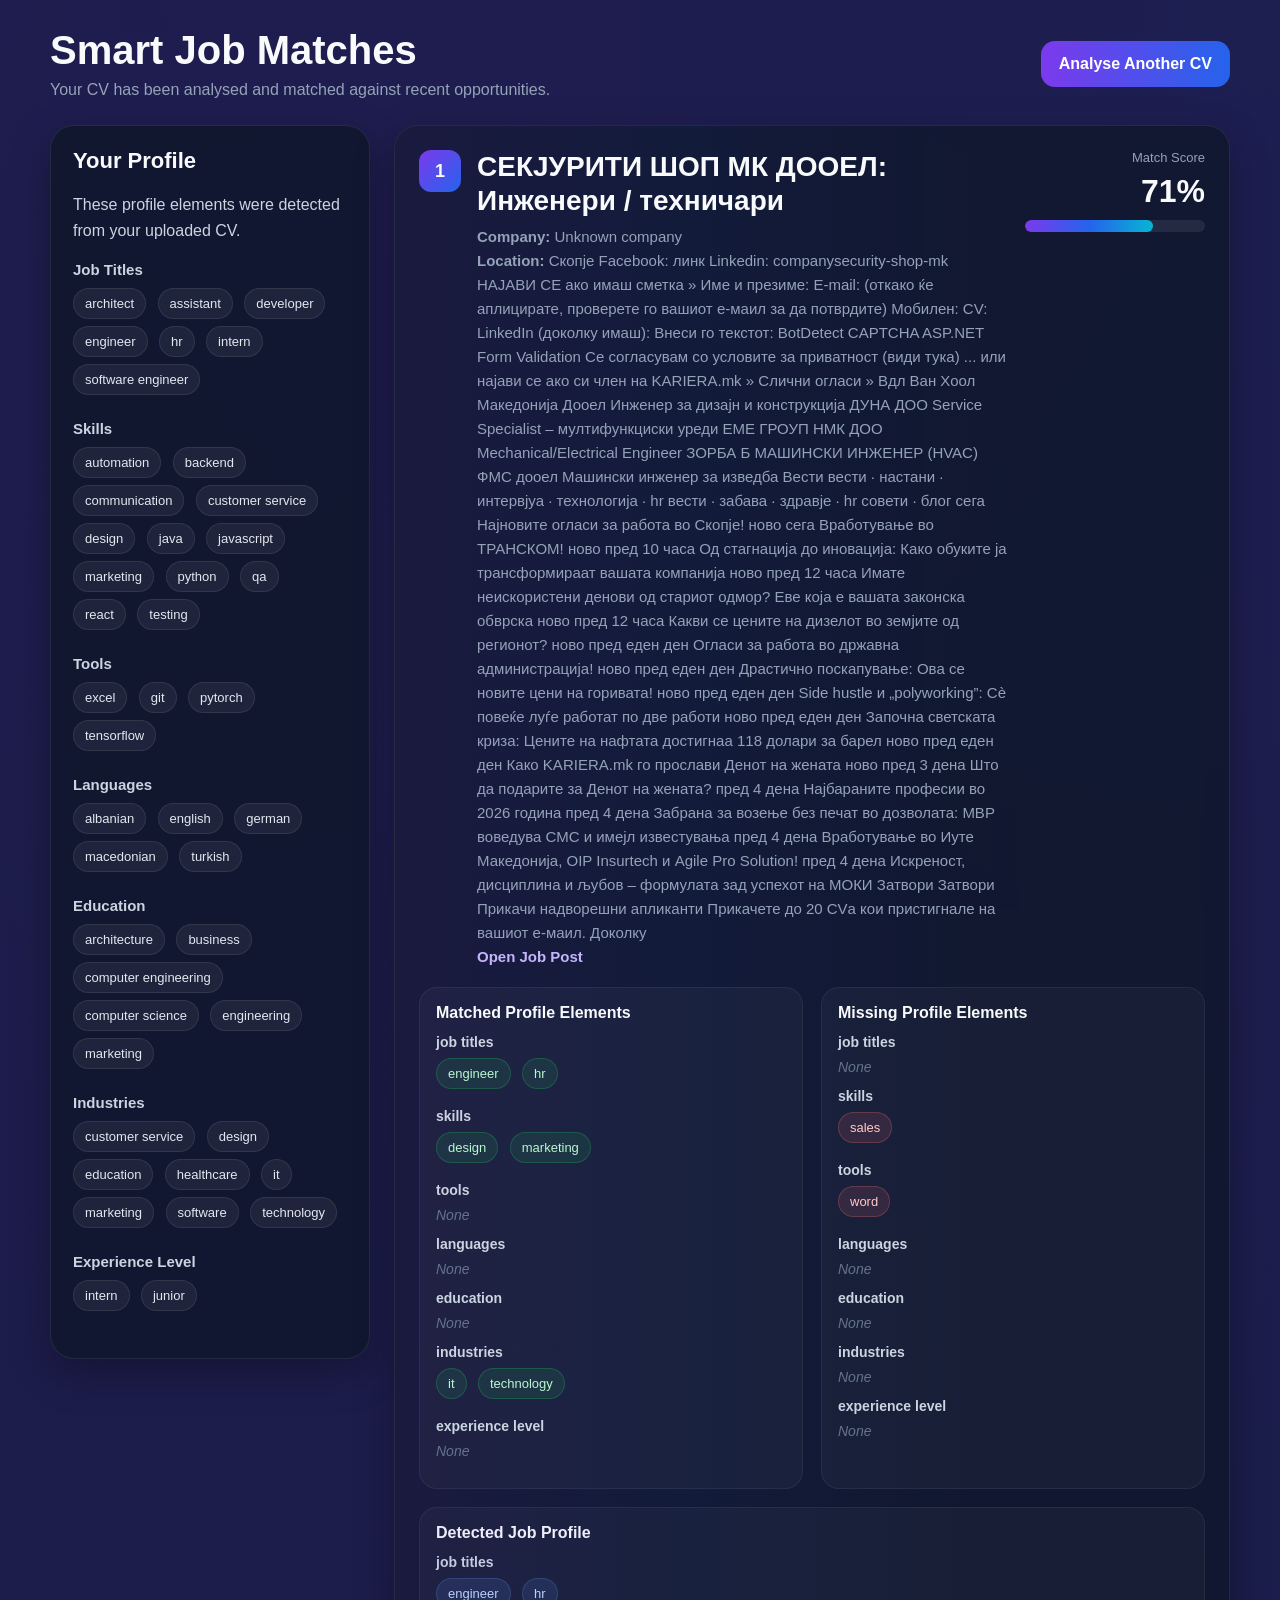
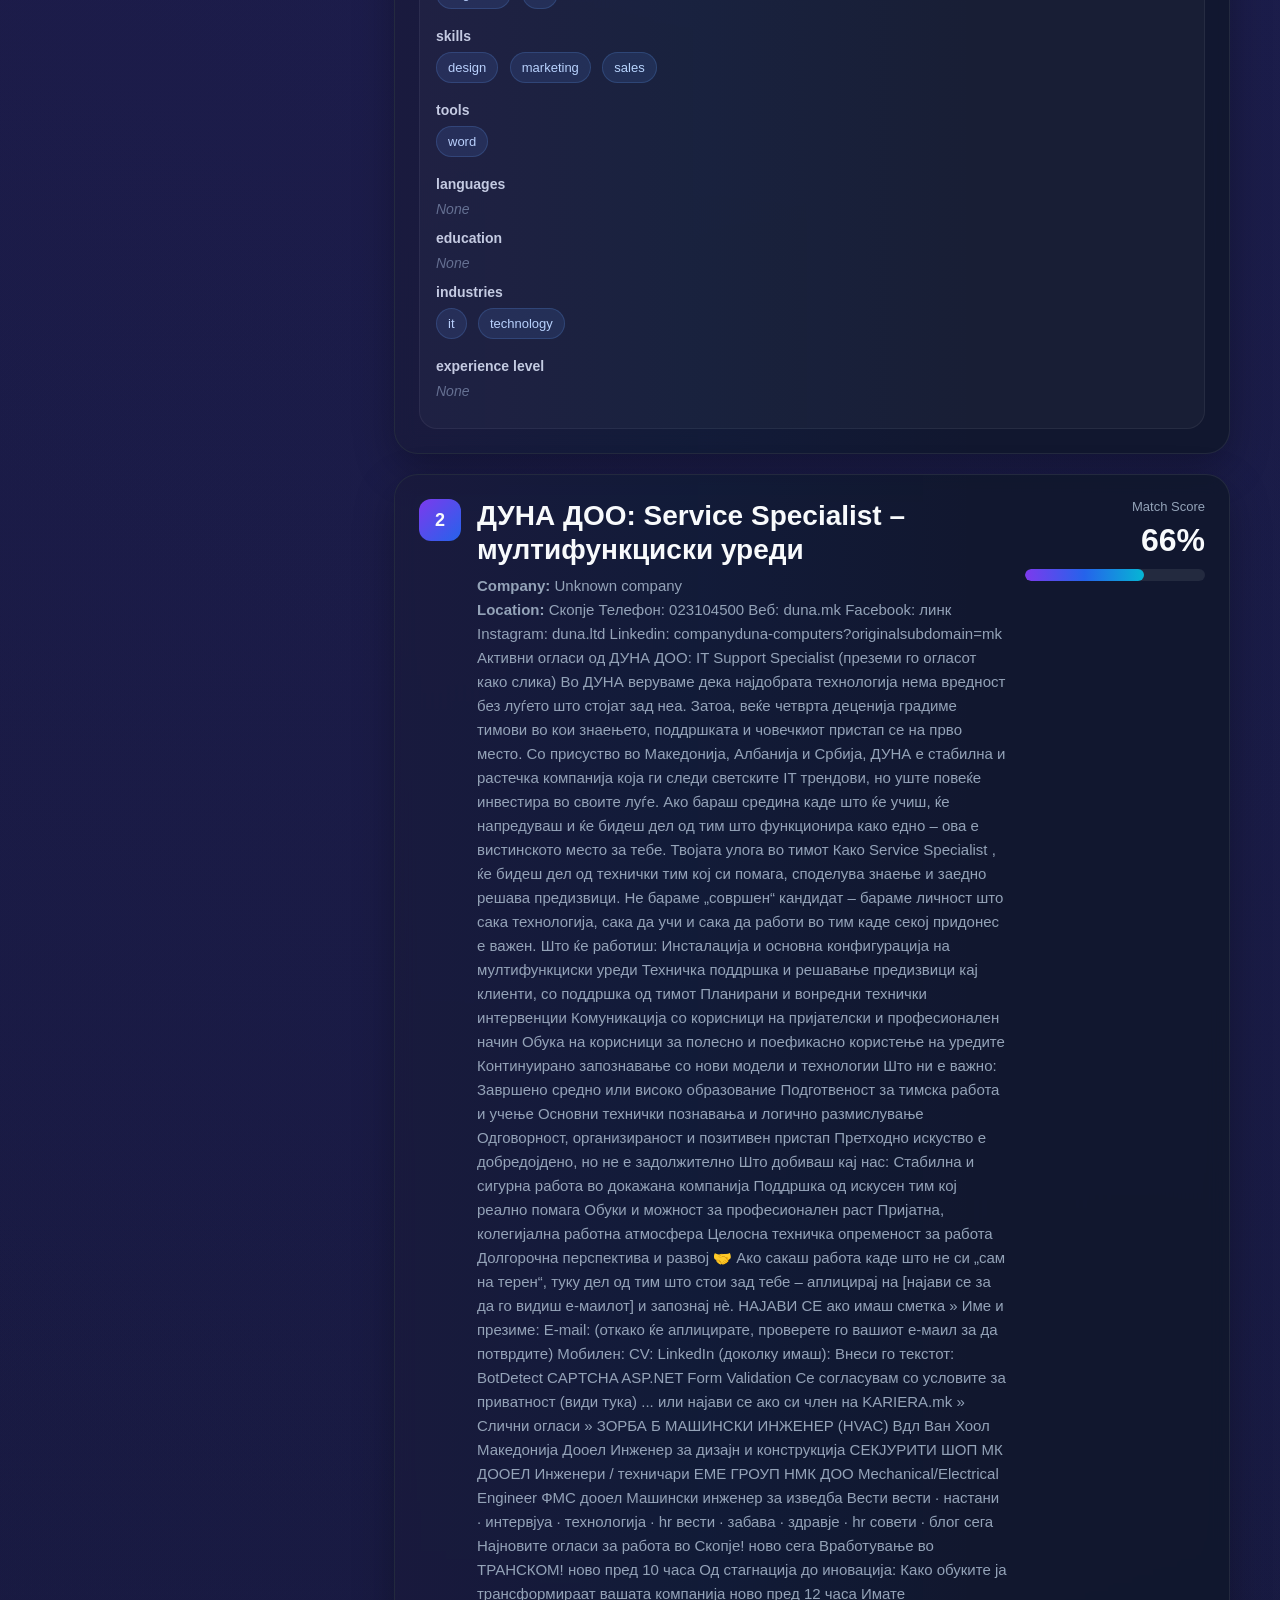
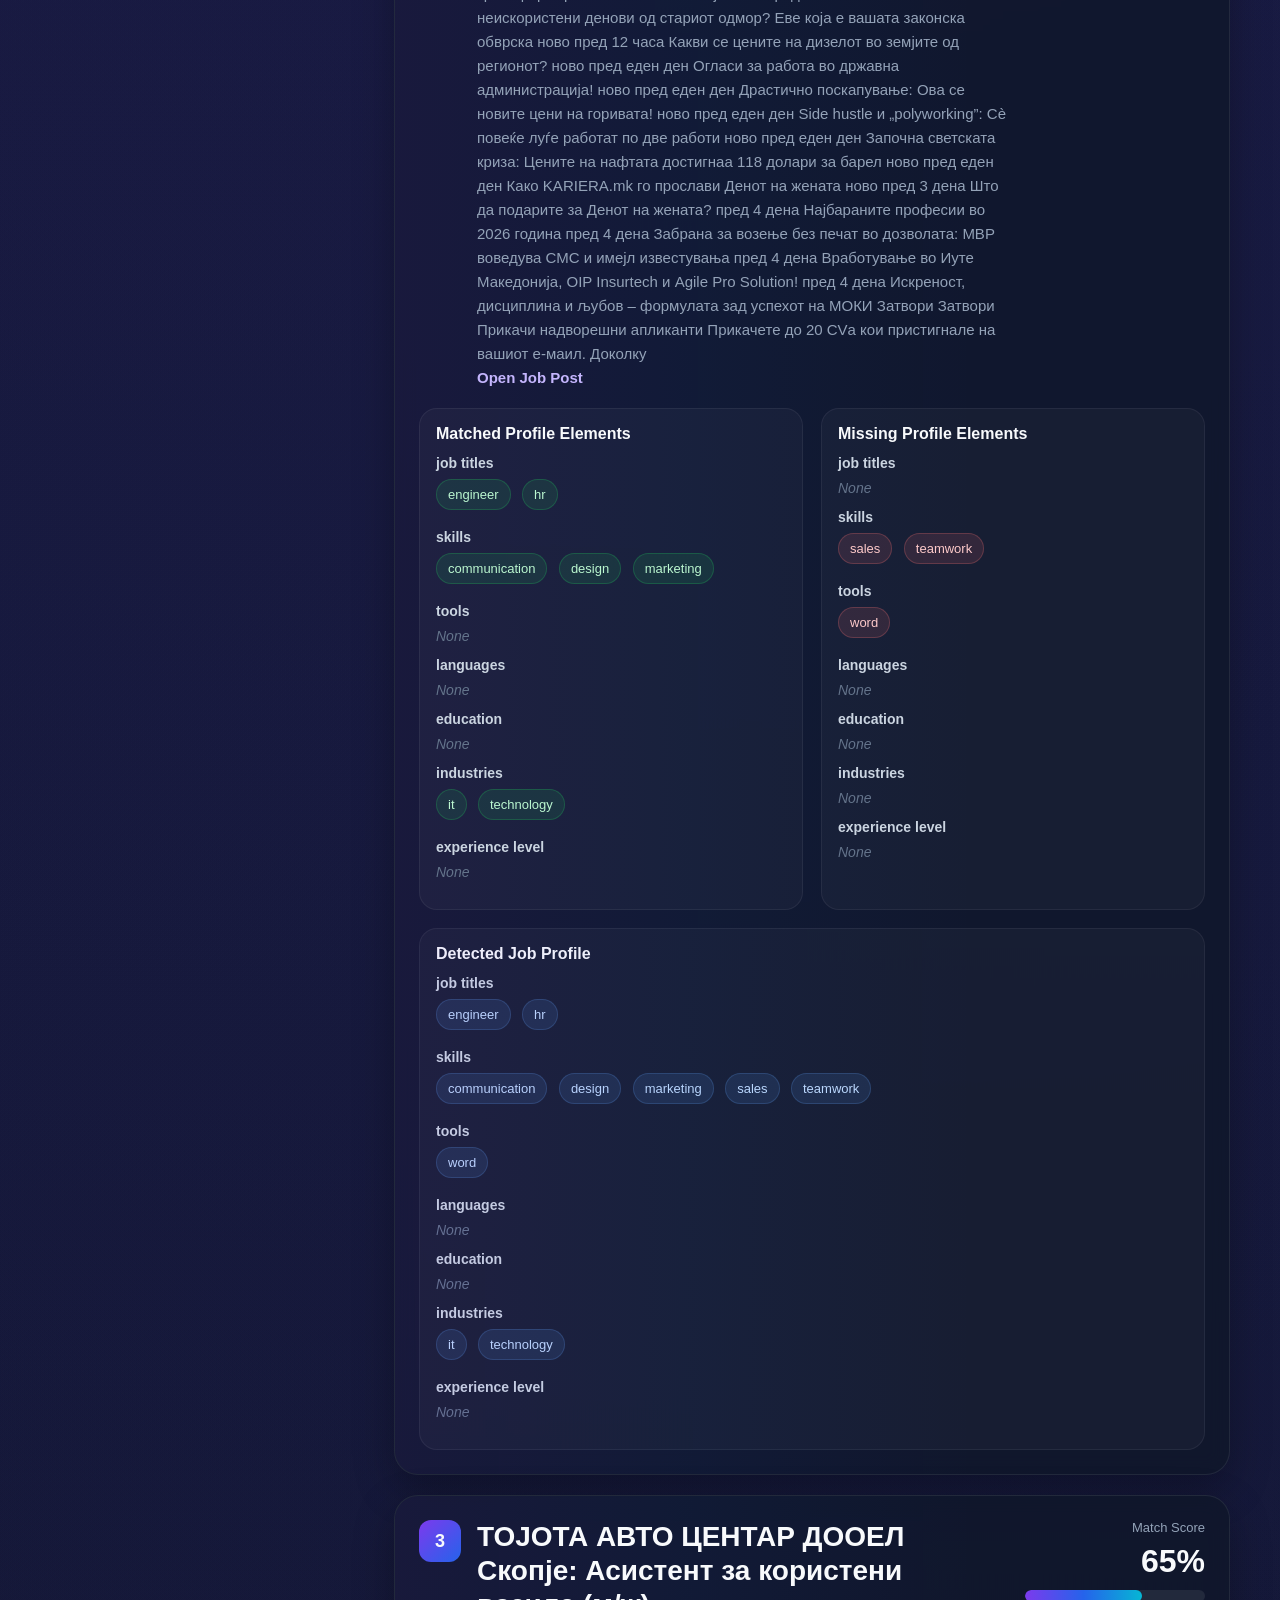
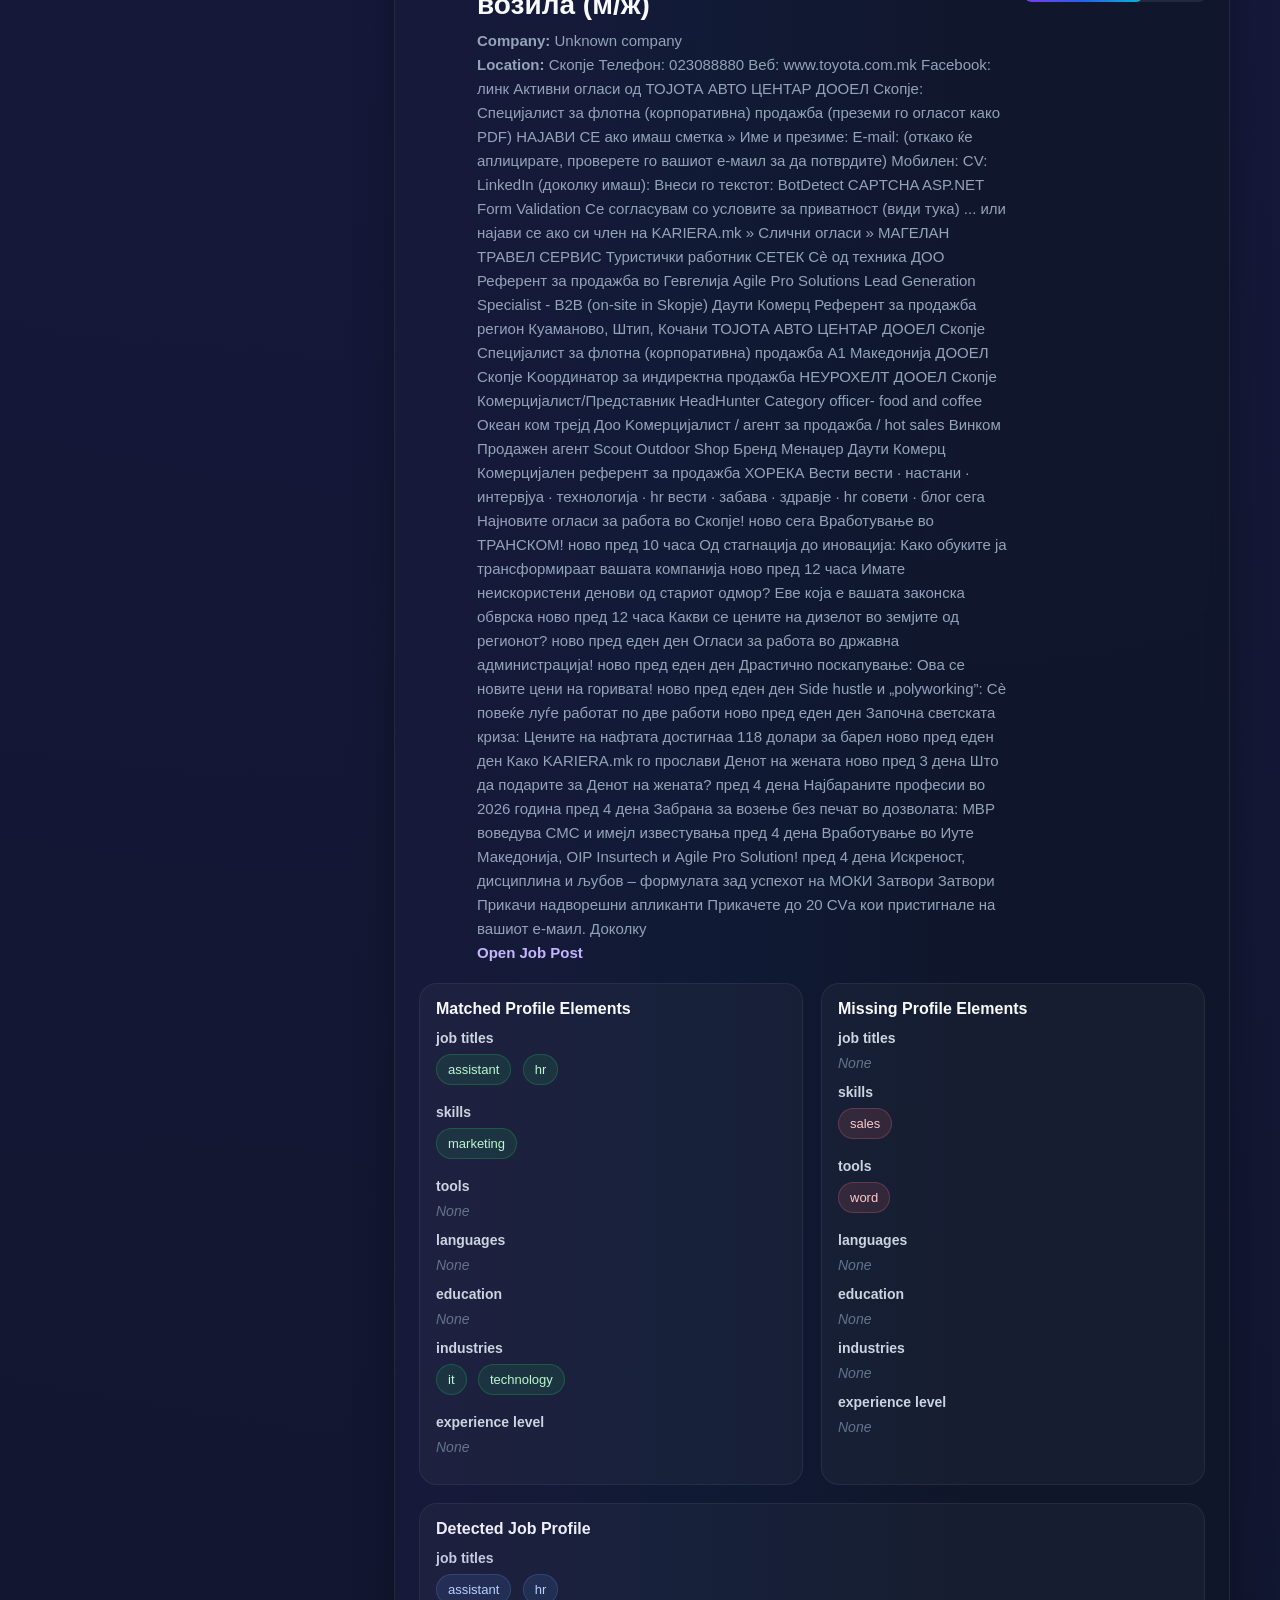
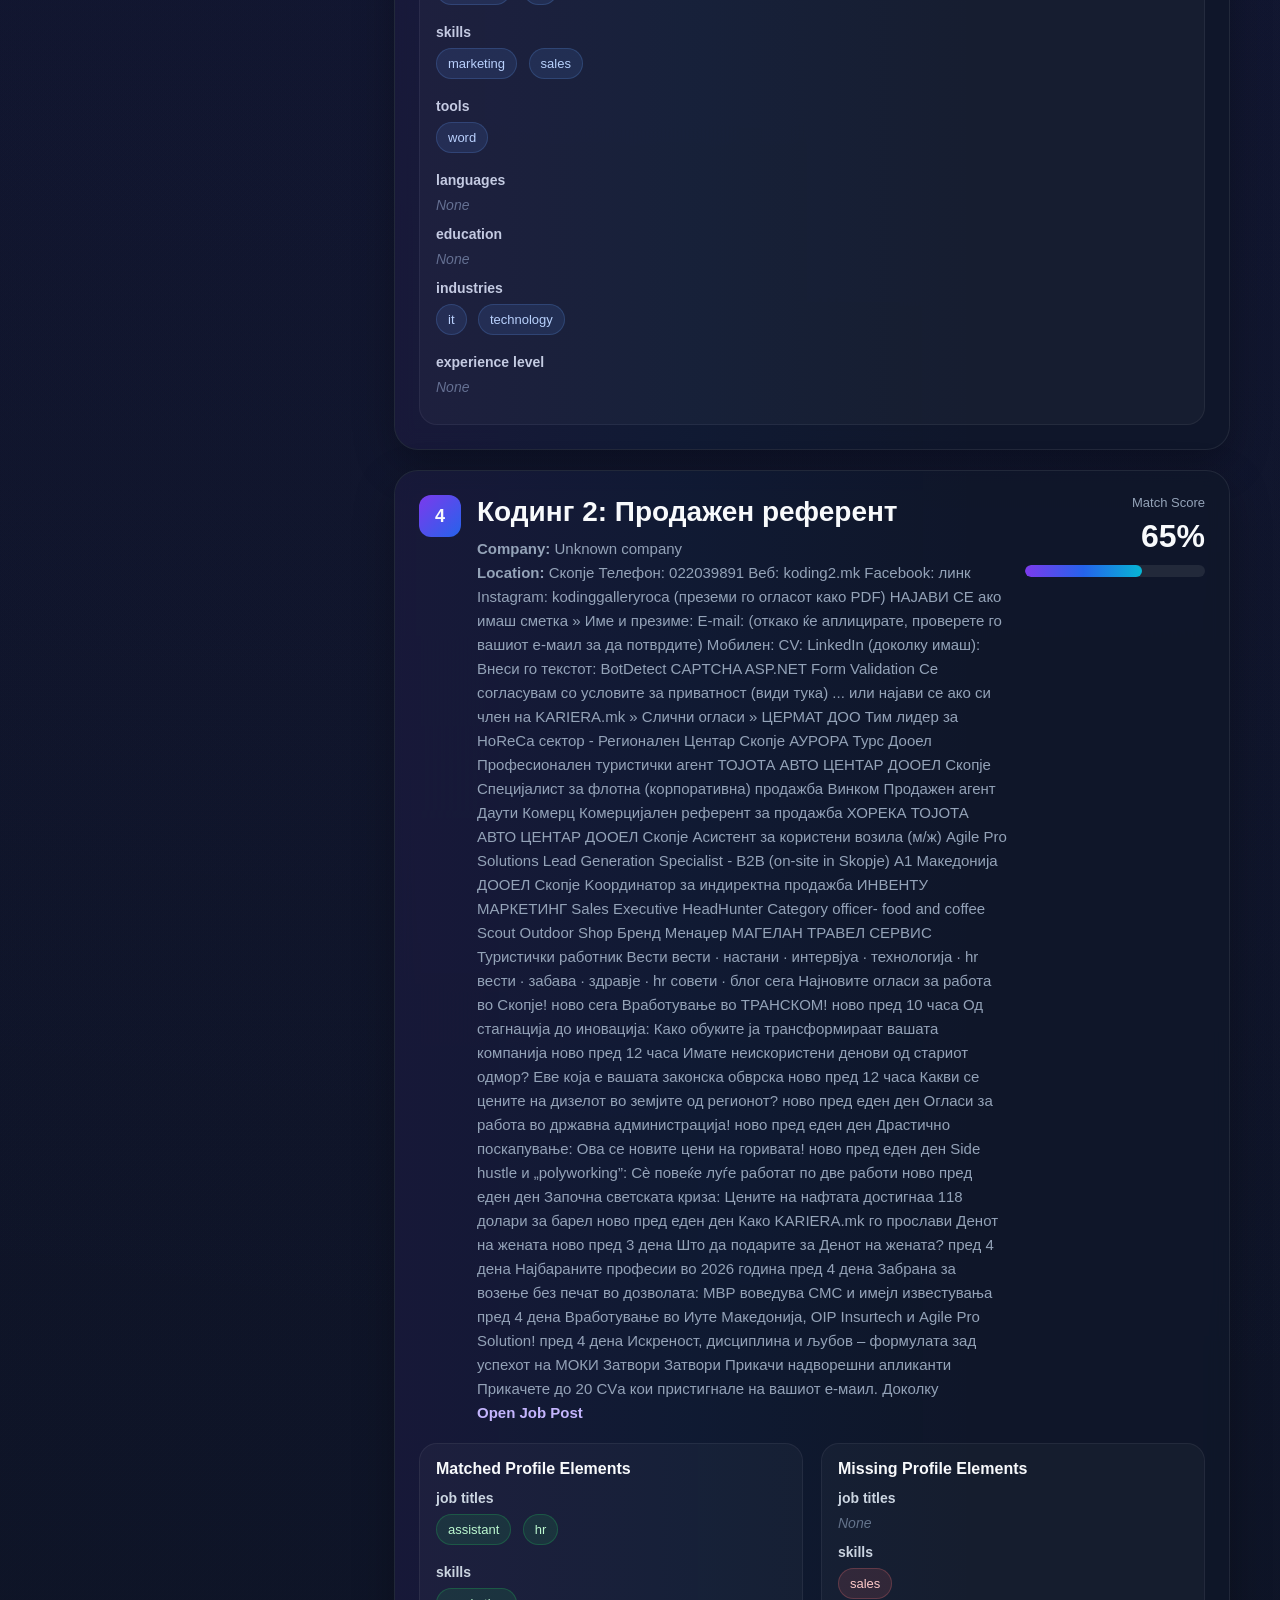
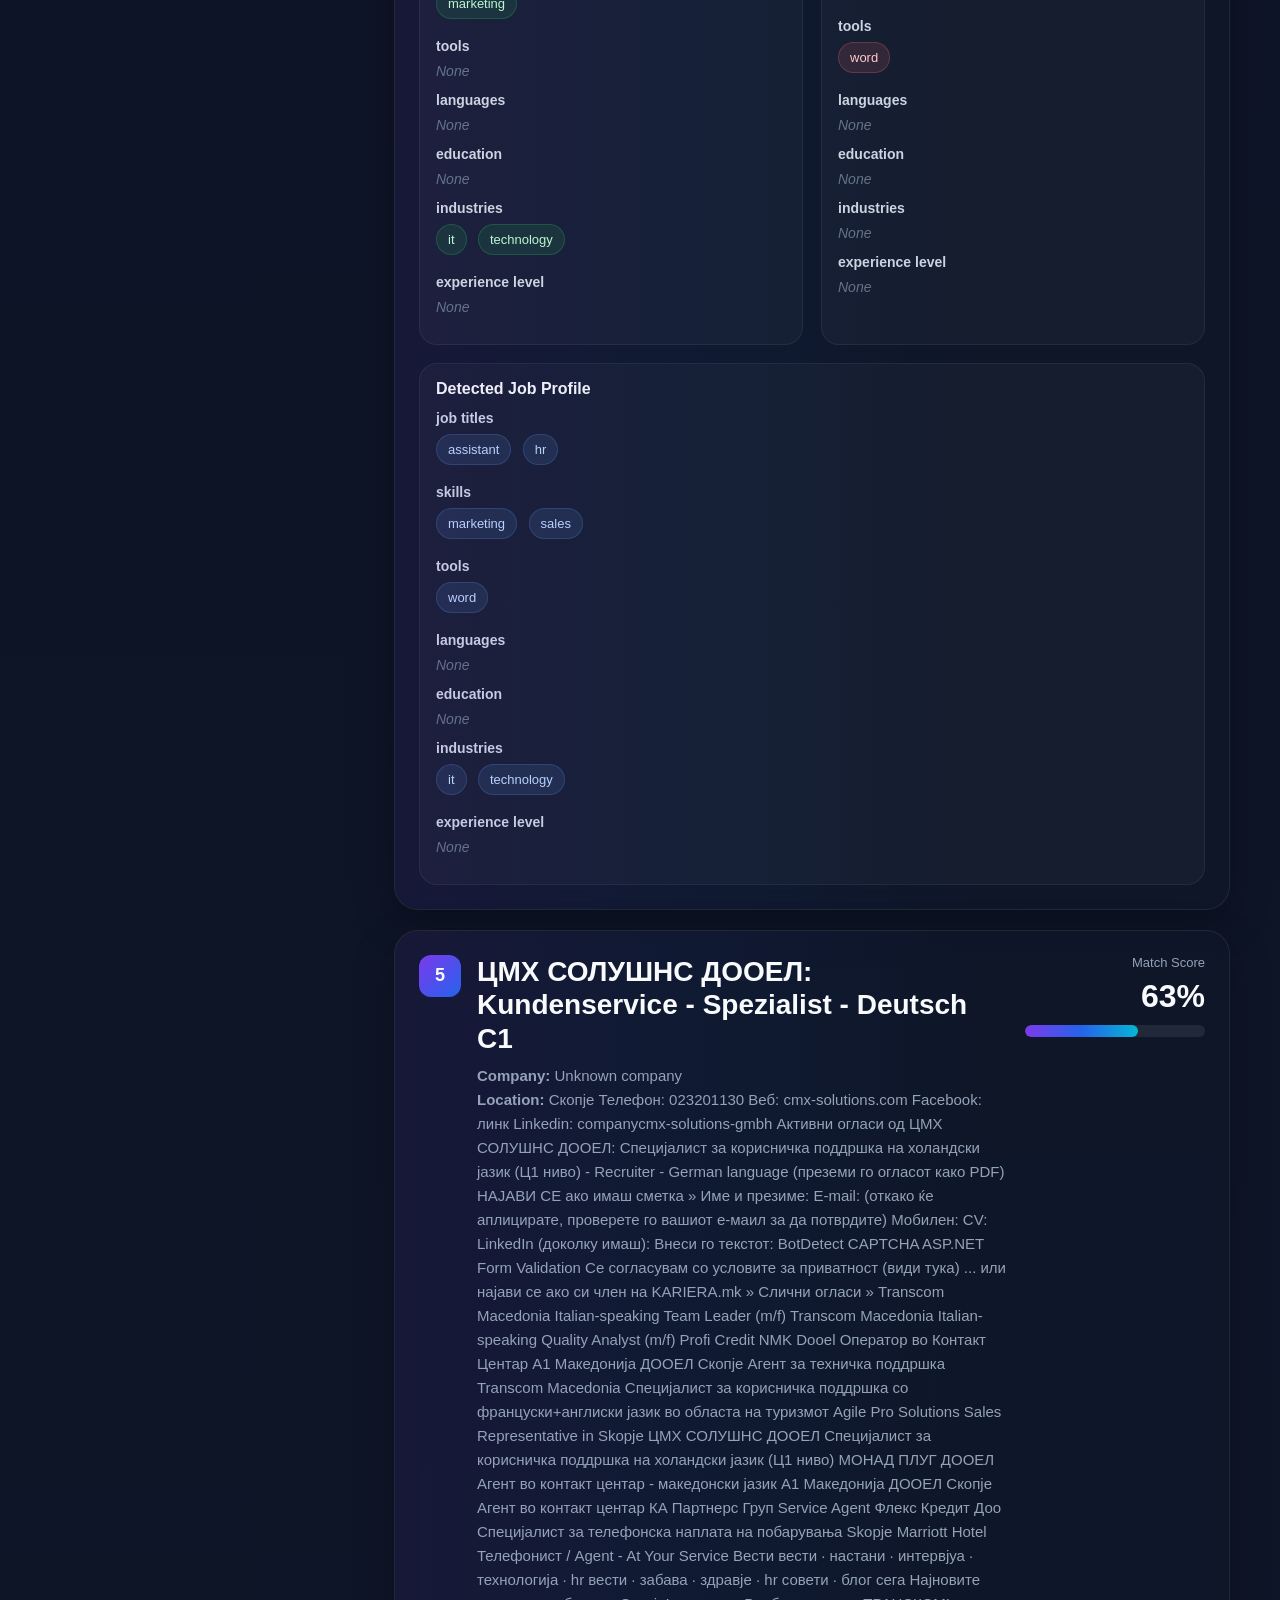
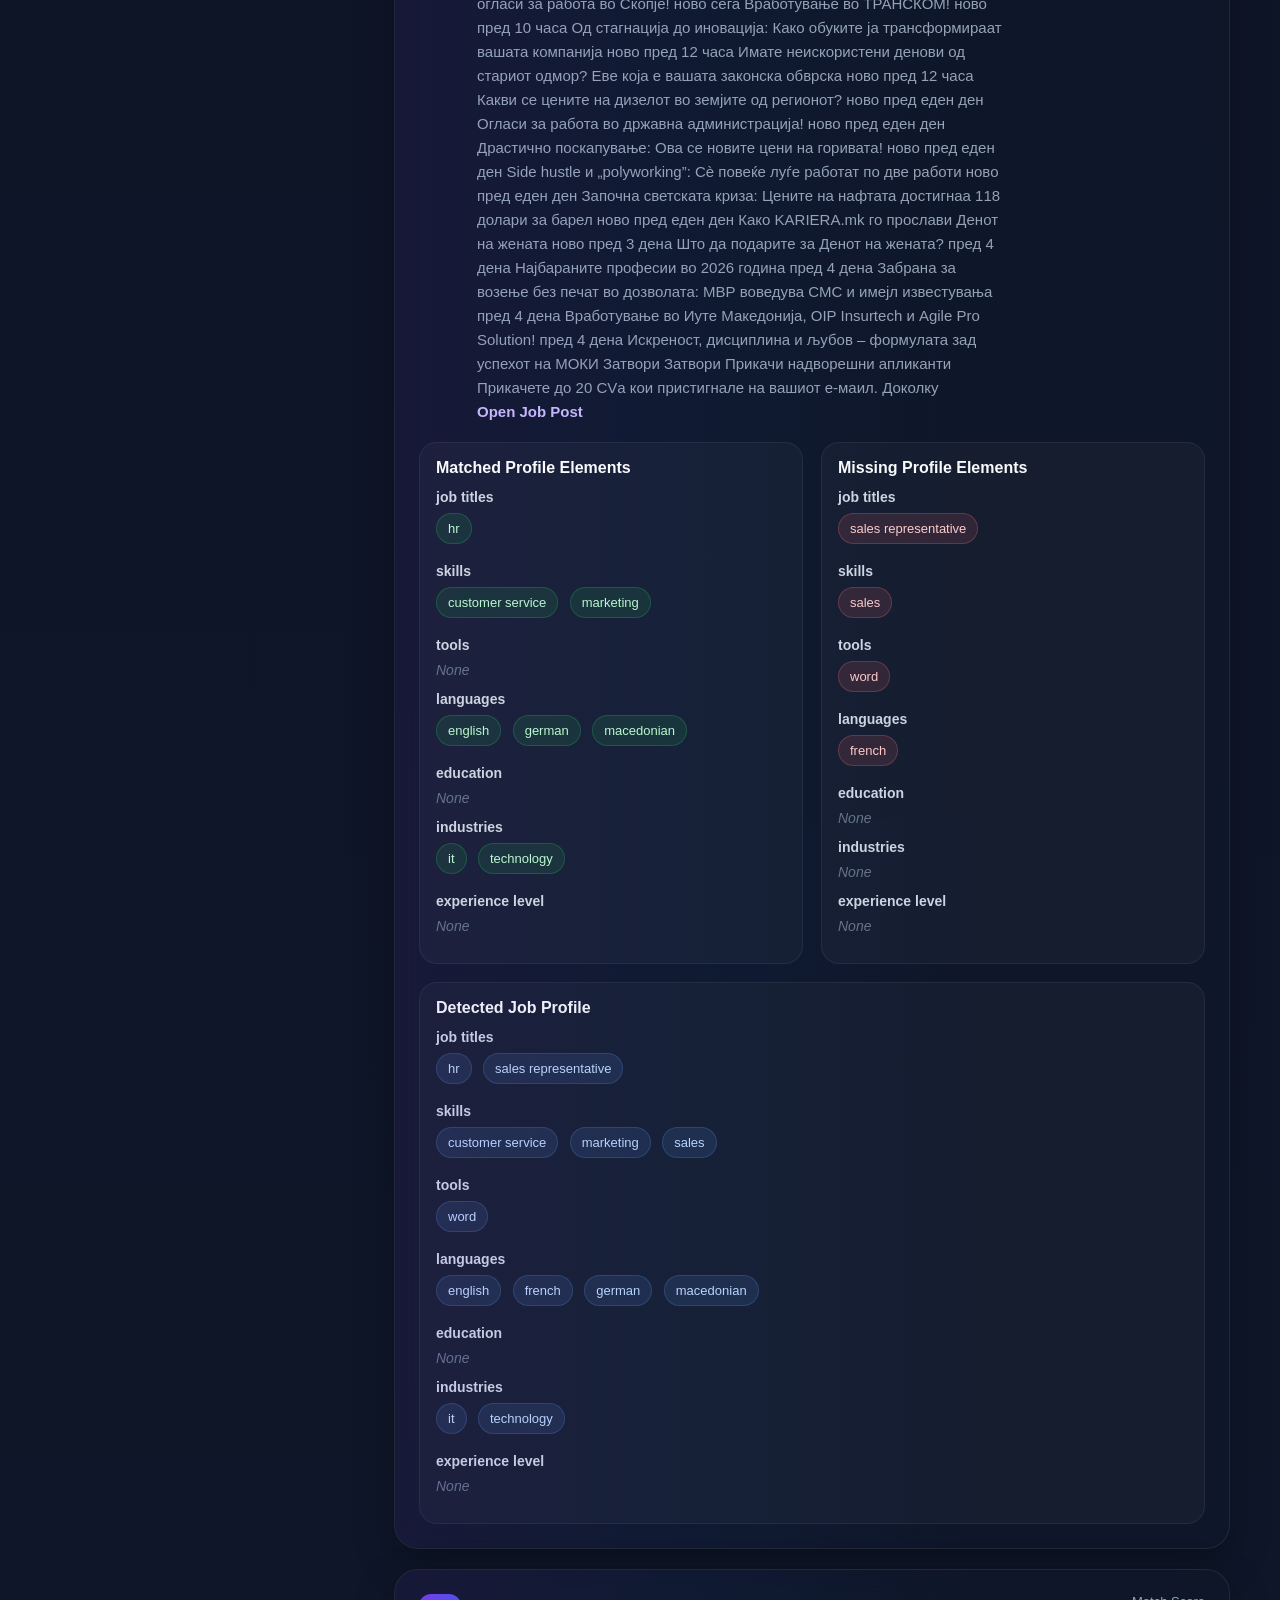
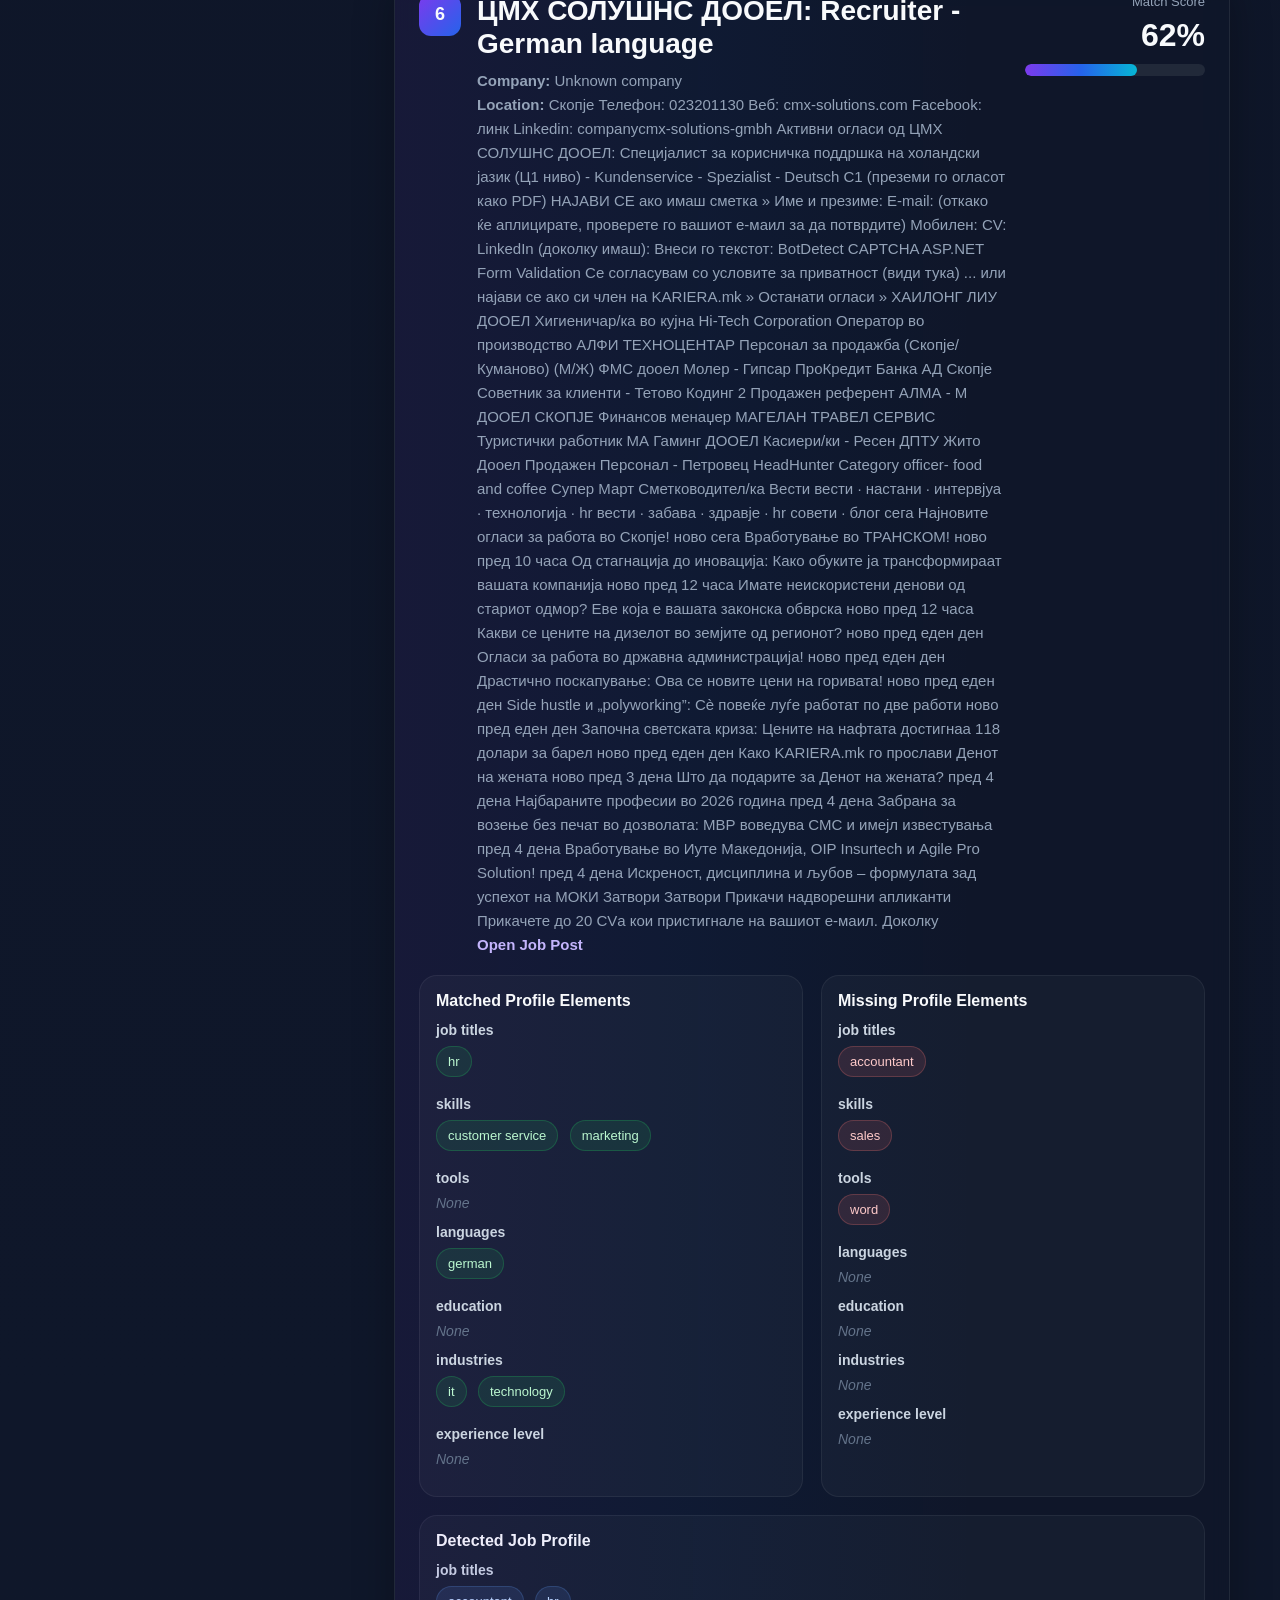
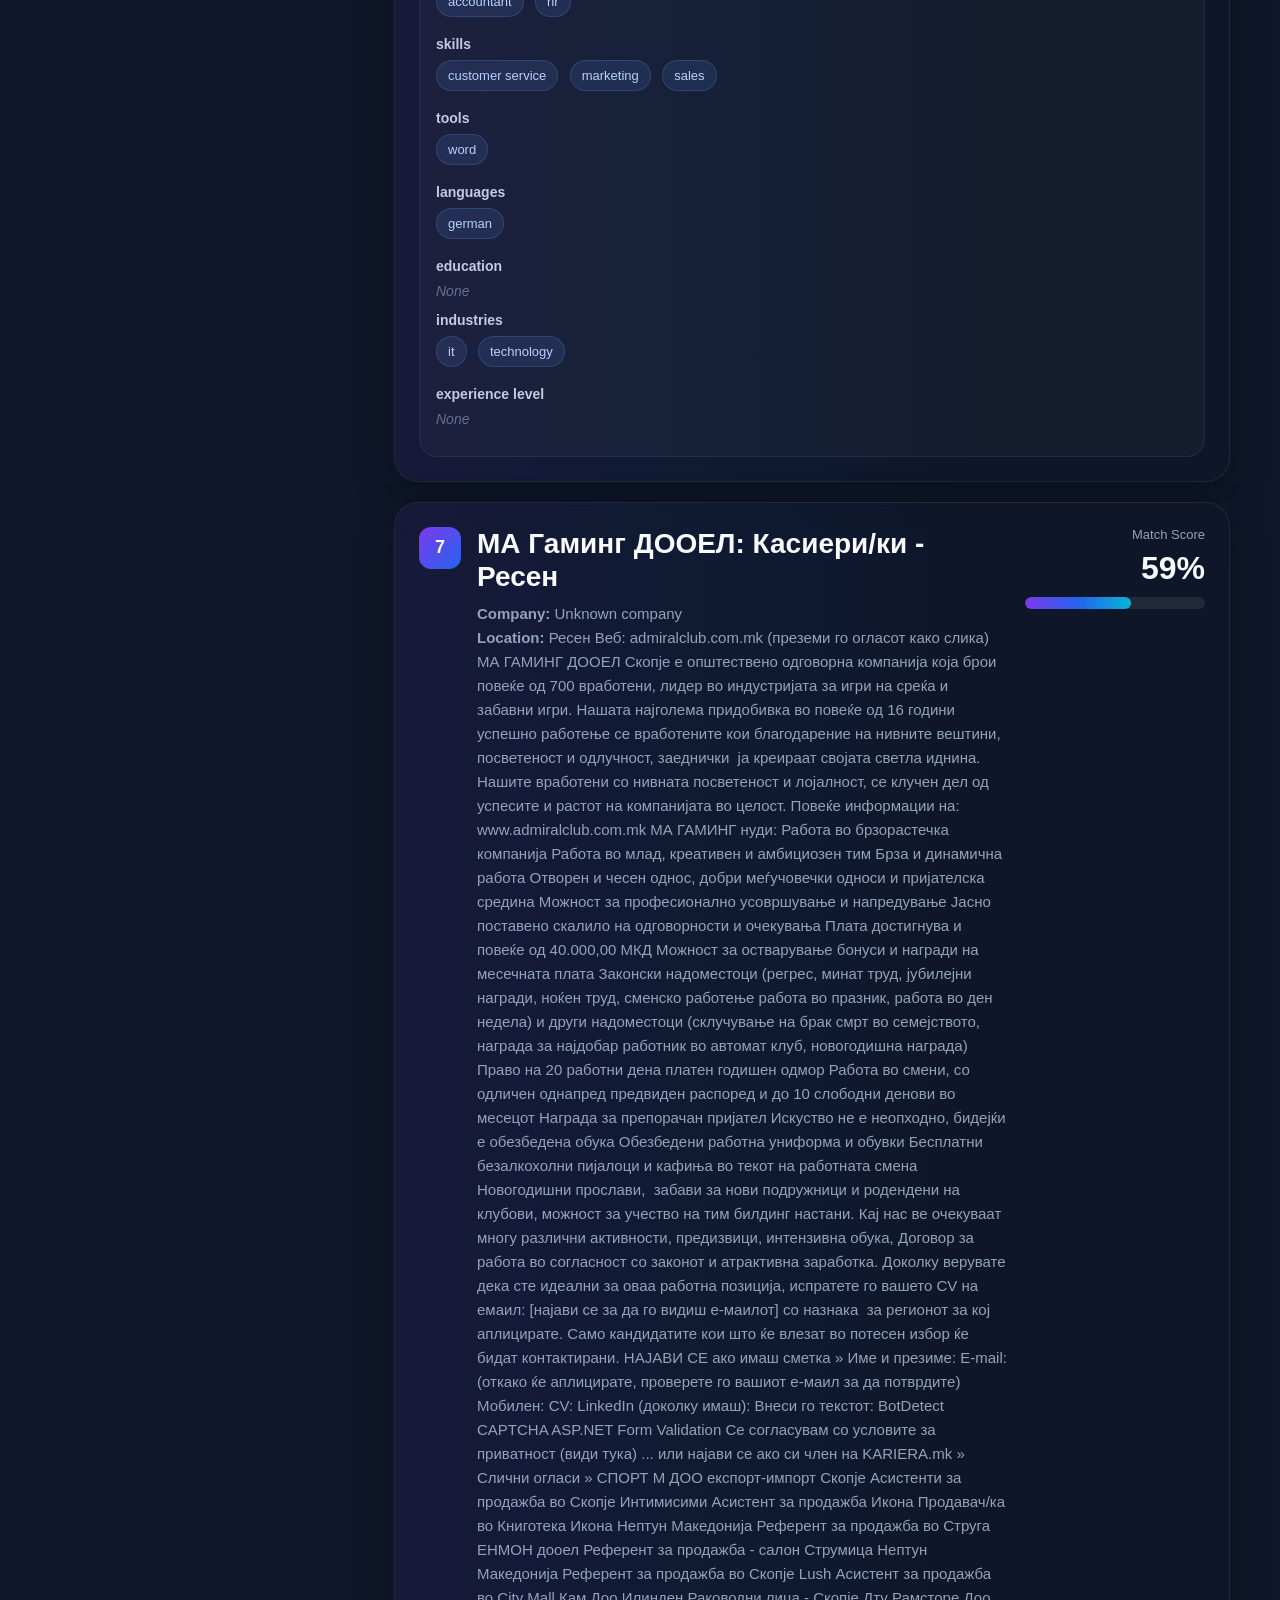
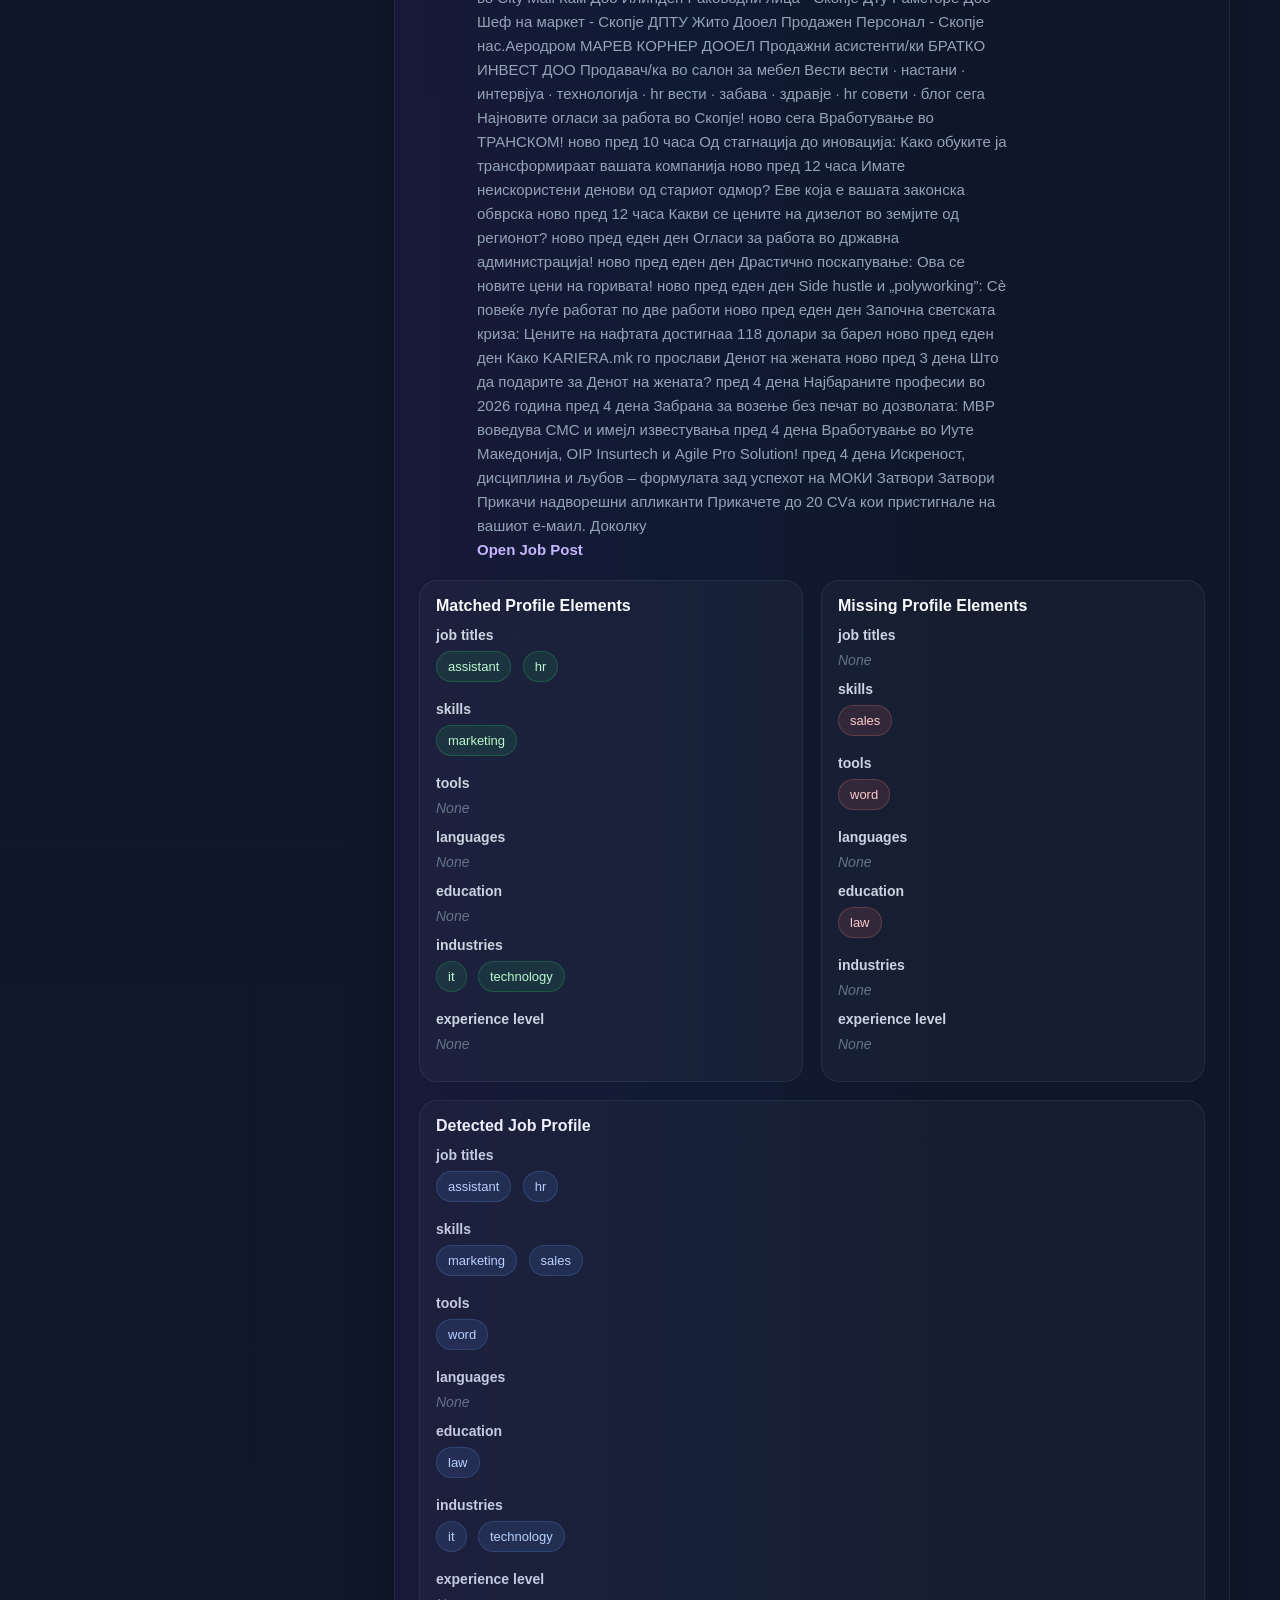
<file: reports/Smart Job Matches2.html>
<!DOCTYPE html>
<html lang="en">
<head>
    <meta charset="UTF-8">
    <meta name="viewport" content="width=device-width, initial-scale=1.0">
    <title>Smart Job Matches</title>
    <style>
        * {
            box-sizing: border-box;
        }

        body {
            margin: 0;
            font-family: Arial, sans-serif;
            background:
                radial-gradient(circle at top left, rgba(88, 28, 135, 0.22), transparent 30%),
                radial-gradient(circle at top right, rgba(37, 99, 235, 0.18), transparent 28%),
                linear-gradient(180deg, #0b1020, #0f172a 45%, #111827 100%);
            color: #f8fafc;
            min-height: 100vh;
            padding: 28px;
        }

        .container {
            max-width: 1180px;
            margin: 0 auto;
        }

        .topbar {
            display: flex;
            justify-content: space-between;
            align-items: center;
            gap: 16px;
            margin-bottom: 26px;
        }

        .topbar h1 {
            margin: 0;
            font-size: 40px;
        }

        .topbar p {
            margin: 8px 0 0;
            color: #94a3b8;
        }

        .back-btn {
            text-decoration: none;
            color: white;
            background: linear-gradient(90deg, #7c3aed, #2563eb);
            padding: 14px 18px;
            border-radius: 14px;
            font-weight: bold;
            white-space: nowrap;
        }

        .layout {
            display: grid;
            grid-template-columns: 320px 1fr;
            gap: 24px;
            align-items: start;
        }

        .panel,
        .job-card {
            background: rgba(15, 23, 42, 0.8);
            border: 1px solid rgba(255,255,255,0.08);
            box-shadow: 0 14px 40px rgba(0,0,0,0.28);
            backdrop-filter: blur(10px);
            border-radius: 24px;
        }

        .panel {
            padding: 22px;
            position: sticky;
            top: 20px;
        }

        .panel h2 {
            margin-top: 0;
            margin-bottom: 18px;
            font-size: 22px;
        }

        .category {
            margin-bottom: 18px;
        }

        .category h3 {
            margin: 0 0 10px;
            font-size: 15px;
            color: #cbd5e1;
            text-transform: capitalize;
        }

        .chip {
            display: inline-block;
            background: rgba(255,255,255,0.06);
            color: #e2e8f0;
            border: 1px solid rgba(255,255,255,0.08);
            padding: 7px 11px;
            border-radius: 999px;
            margin: 0 7px 7px 0;
            font-size: 13px;
        }

        .empty {
            color: #64748b;
            font-style: italic;
            font-size: 14px;
        }

        .results-column {
            display: flex;
            flex-direction: column;
            gap: 20px;
        }

        .job-card {
            padding: 24px;
            overflow: hidden;
            position: relative;
        }

        .job-card::before {
            content: "";
            position: absolute;
            inset: 0;
            background: linear-gradient(90deg, rgba(124,58,237,0.08), rgba(37,99,235,0.05), transparent 70%);
            pointer-events: none;
        }

        .job-header {
            display: flex;
            justify-content: space-between;
            align-items: flex-start;
            gap: 18px;
            margin-bottom: 18px;
            position: relative;
            z-index: 1;
        }

        .job-rank {
            display: inline-flex;
            align-items: center;
            justify-content: center;
            min-width: 42px;
            height: 42px;
            border-radius: 12px;
            background: linear-gradient(135deg, #7c3aed, #2563eb);
            font-weight: bold;
            font-size: 18px;
        }

        .job-title-wrap {
            flex: 1;
        }

        .job-title {
            margin: 0;
            font-size: 28px;
            line-height: 1.2;
        }

        .job-meta {
            margin-top: 8px;
            color: #94a3b8;
            line-height: 1.6;
            font-size: 15px;
        }

        .open-link {
            text-decoration: none;
            color: #c4b5fd;
            font-weight: bold;
        }

        .score-box {
            min-width: 180px;
            text-align: right;
        }

        .score-label {
            color: #94a3b8;
            font-size: 13px;
            margin-bottom: 8px;
        }

        .score-value {
            font-size: 32px;
            font-weight: bold;
            margin-bottom: 10px;
        }

        .progress {
            width: 100%;
            height: 12px;
            background: rgba(255,255,255,0.08);
            border-radius: 999px;
            overflow: hidden;
        }

        .progress-bar {
            height: 100%;
            border-radius: 999px;
            background: linear-gradient(90deg, #7c3aed, #2563eb, #06b6d4);
        }

        .section-grid {
            display: grid;
            grid-template-columns: 1fr 1fr;
            gap: 18px;
            position: relative;
            z-index: 1;
        }

        .info-box {
            background: rgba(255,255,255,0.03);
            border: 1px solid rgba(255,255,255,0.06);
            border-radius: 18px;
            padding: 16px;
        }

        .info-box h3 {
            margin-top: 0;
            margin-bottom: 12px;
            font-size: 16px;
        }

        .group-block {
            margin-bottom: 12px;
        }

        .group-block strong {
            display: block;
            margin-bottom: 8px;
            color: #cbd5e1;
            font-size: 14px;
        }

        .matched .chip {
            background: rgba(34, 197, 94, 0.12);
            border-color: rgba(34, 197, 94, 0.25);
            color: #bbf7d0;
        }

        .missing .chip {
            background: rgba(248, 113, 113, 0.12);
            border-color: rgba(248, 113, 113, 0.24);
            color: #fecaca;
        }

        .jobprofile .chip {
            background: rgba(96, 165, 250, 0.12);
            border-color: rgba(96, 165, 250, 0.2);
            color: #bfdbfe;
        }

        .hero-mini {
            margin-bottom: 18px;
            color: #cbd5e1;
            line-height: 1.6;
        }

        @media (max-width: 980px) {
            .layout {
                grid-template-columns: 1fr;
            }

            .panel {
                position: static;
            }

            .job-header {
                flex-direction: column;
            }

            .score-box {
                width: 100%;
                text-align: left;
            }

            .section-grid {
                grid-template-columns: 1fr;
            }
        }

        @media (max-width: 640px) {
            body {
                padding: 18px;
            }

            .topbar {
                flex-direction: column;
                align-items: flex-start;
            }

            .topbar h1 {
                font-size: 30px;
            }

            .job-title {
                font-size: 22px;
            }
        }
    </style>
</head>
<body>
    <div class="container">
        <div class="topbar">
            <div>
                <h1>Smart Job Matches</h1>
                <p>Your CV has been analysed and matched against recent opportunities.</p>
            </div>
            <a class="back-btn" href="/">Analyse Another CV</a>
        </div>

        <div class="layout">
            <aside class="panel">
                <h2>Your Profile</h2>
                <p class="hero-mini">
                    These profile elements were detected from your uploaded CV.
                </p>

                
                    <div class="category">
                        <h3>job titles</h3>
                        
                            
                                <span class="chip">architect</span>
                            
                                <span class="chip">assistant</span>
                            
                                <span class="chip">developer</span>
                            
                                <span class="chip">engineer</span>
                            
                                <span class="chip">hr</span>
                            
                                <span class="chip">intern</span>
                            
                                <span class="chip">software engineer</span>
                            
                        
                    </div>
                
                    <div class="category">
                        <h3>skills</h3>
                        
                            
                                <span class="chip">automation</span>
                            
                                <span class="chip">backend</span>
                            
                                <span class="chip">communication</span>
                            
                                <span class="chip">customer service</span>
                            
                                <span class="chip">design</span>
                            
                                <span class="chip">java</span>
                            
                                <span class="chip">javascript</span>
                            
                                <span class="chip">marketing</span>
                            
                                <span class="chip">python</span>
                            
                                <span class="chip">qa</span>
                            
                                <span class="chip">react</span>
                            
                                <span class="chip">testing</span>
                            
                        
                    </div>
                
                    <div class="category">
                        <h3>tools</h3>
                        
                            
                                <span class="chip">excel</span>
                            
                                <span class="chip">git</span>
                            
                                <span class="chip">pytorch</span>
                            
                                <span class="chip">tensorflow</span>
                            
                        
                    </div>
                
                    <div class="category">
                        <h3>languages</h3>
                        
                            
                                <span class="chip">albanian</span>
                            
                                <span class="chip">english</span>
                            
                                <span class="chip">german</span>
                            
                                <span class="chip">macedonian</span>
                            
                                <span class="chip">turkish</span>
                            
                        
                    </div>
                
                    <div class="category">
                        <h3>education</h3>
                        
                            
                                <span class="chip">architecture</span>
                            
                                <span class="chip">business</span>
                            
                                <span class="chip">computer engineering</span>
                            
                                <span class="chip">computer science</span>
                            
                                <span class="chip">engineering</span>
                            
                                <span class="chip">marketing</span>
                            
                        
                    </div>
                
                    <div class="category">
                        <h3>industries</h3>
                        
                            
                                <span class="chip">customer service</span>
                            
                                <span class="chip">design</span>
                            
                                <span class="chip">education</span>
                            
                                <span class="chip">healthcare</span>
                            
                                <span class="chip">it</span>
                            
                                <span class="chip">marketing</span>
                            
                                <span class="chip">software</span>
                            
                                <span class="chip">technology</span>
                            
                        
                    </div>
                
                    <div class="category">
                        <h3>experience level</h3>
                        
                            
                                <span class="chip">intern</span>
                            
                                <span class="chip">junior</span>
                            
                        
                    </div>
                
            </aside>

            <section class="results-column">
                
                    
                        <div class="job-card">
                            <div class="job-header">
                                <div style="display:flex; gap:16px; align-items:flex-start;">
                                    <div class="job-rank">1</div>

                                    <div class="job-title-wrap">
                                        <h2 class="job-title">СЕКЈУРИТИ ШОП МК ДООЕЛ: Инженери / техничари</h2>
                                        <div class="job-meta">
                                            <strong>Company:</strong> Unknown company<br>
                                            <strong>Location:</strong> Скопје Facebook: линк Linkedin: companysecurity-shop-mk НАЈАВИ СЕ ако имаш сметка » Име и презиме: E-mail: (откако ќе аплицирате, проверете го вашиот е-маил за да потврдите) Мобилен: CV: LinkedIn (доколку имаш): Внеси го текстот: BotDetect CAPTCHA ASP.NET Form Validation Се согласувам со условите за приватност (види тука) ... или најави се ако си член на KARIERA.mk » Слични огласи » Вдл Ван Хоол Македонија Дооел Инженер за дизајн и конструкција ДУНА ДОО Service Specialist – мултифункциски уреди ЕМЕ ГРОУП НМК ДОО Mechanical/Electrical Engineer ЗОРБА Б МАШИНСКИ ИНЖЕНЕР (HVAC) ФМС дооел Машински инженер за изведба Вести вести · настани · интервјуа · технологија · hr вести · забава · здравје · hr совети · блог сега Најновите огласи за работа во Скопје! ново сега Вработување во ТРАНСКОМ! ново пред 10 часа Од стагнација до иновација: Како обуките ја трансформираат вашата компанија ново пред 12 часа Имате неискористени денови од стариот одмор? Еве која е вашата законска обврска ново пред 12 часа Какви се цените на дизелот во земјите од регионот? ново пред еден ден Огласи за работа во државна администрација! ново пред еден ден Драстично поскапување: Ова се новите цени на горивата! ново пред еден ден Side hustle и „polyworking”: Сè повеќе луѓе работат по две работи ново пред еден ден Започна светската криза: Цените на нафтата достигнаа 118 долари за барел ново пред еден ден Како KARIERA.mk го прослави Денот на жената ново пред 3 дена Што да подарите за Денот на жената? пред 4 дена Најбараните професии во 2026 година пред 4 дена Забрана за возење без печат во дозволата: МВР воведува СМС и имејл известувања пред 4 дена Вработување во Иуте Македонија, OIP Insurtech и Agile Pro Solution! пред 4 дена Искреност, дисциплина и љубов – формулата зад успехот на МОКИ Затвори Затвори Прикачи надворешни апликанти Прикачете до 20 CVа кои пристигнале на вашиот е-маил. Доколку<br>
                                            <a class="open-link" href="https://kariera.mk/job/emT00z_duUiCYqCMCLS6lg/inzheneri-tehnichari" target="_blank">Open Job Post</a>
                                        </div>
                                    </div>
                                </div>

                                <div class="score-box">
                                    <div class="score-label">Match Score</div>
                                    <div class="score-value">71%</div>
                                    <div class="progress">
                                        <div class="progress-bar" style="width: 71%;"></div>
                                    </div>
                                </div>
                            </div>

                            <div class="section-grid">
                                <div class="info-box matched">
                                    <h3>Matched Profile Elements</h3>
                                    
                                        <div class="group-block">
                                            <strong>job titles</strong>
                                            
                                                
                                                    <span class="chip">engineer</span>
                                                
                                                    <span class="chip">hr</span>
                                                
                                            
                                        </div>
                                    
                                        <div class="group-block">
                                            <strong>skills</strong>
                                            
                                                
                                                    <span class="chip">design</span>
                                                
                                                    <span class="chip">marketing</span>
                                                
                                            
                                        </div>
                                    
                                        <div class="group-block">
                                            <strong>tools</strong>
                                            
                                                <span class="empty">None</span>
                                            
                                        </div>
                                    
                                        <div class="group-block">
                                            <strong>languages</strong>
                                            
                                                <span class="empty">None</span>
                                            
                                        </div>
                                    
                                        <div class="group-block">
                                            <strong>education</strong>
                                            
                                                <span class="empty">None</span>
                                            
                                        </div>
                                    
                                        <div class="group-block">
                                            <strong>industries</strong>
                                            
                                                
                                                    <span class="chip">it</span>
                                                
                                                    <span class="chip">technology</span>
                                                
                                            
                                        </div>
                                    
                                        <div class="group-block">
                                            <strong>experience level</strong>
                                            
                                                <span class="empty">None</span>
                                            
                                        </div>
                                    
                                </div>

                                <div class="info-box missing">
                                    <h3>Missing Profile Elements</h3>
                                    
                                        <div class="group-block">
                                            <strong>job titles</strong>
                                            
                                                <span class="empty">None</span>
                                            
                                        </div>
                                    
                                        <div class="group-block">
                                            <strong>skills</strong>
                                            
                                                
                                                    <span class="chip">sales</span>
                                                
                                            
                                        </div>
                                    
                                        <div class="group-block">
                                            <strong>tools</strong>
                                            
                                                
                                                    <span class="chip">word</span>
                                                
                                            
                                        </div>
                                    
                                        <div class="group-block">
                                            <strong>languages</strong>
                                            
                                                <span class="empty">None</span>
                                            
                                        </div>
                                    
                                        <div class="group-block">
                                            <strong>education</strong>
                                            
                                                <span class="empty">None</span>
                                            
                                        </div>
                                    
                                        <div class="group-block">
                                            <strong>industries</strong>
                                            
                                                <span class="empty">None</span>
                                            
                                        </div>
                                    
                                        <div class="group-block">
                                            <strong>experience level</strong>
                                            
                                                <span class="empty">None</span>
                                            
                                        </div>
                                    
                                </div>
                            </div>

                            <div class="info-box jobprofile" style="margin-top:18px;">
                                <h3>Detected Job Profile</h3>
                                
                                    <div class="group-block">
                                        <strong>job titles</strong>
                                        
                                            
                                                <span class="chip">engineer</span>
                                            
                                                <span class="chip">hr</span>
                                            
                                        
                                    </div>
                                
                                    <div class="group-block">
                                        <strong>skills</strong>
                                        
                                            
                                                <span class="chip">design</span>
                                            
                                                <span class="chip">marketing</span>
                                            
                                                <span class="chip">sales</span>
                                            
                                        
                                    </div>
                                
                                    <div class="group-block">
                                        <strong>tools</strong>
                                        
                                            
                                                <span class="chip">word</span>
                                            
                                        
                                    </div>
                                
                                    <div class="group-block">
                                        <strong>languages</strong>
                                        
                                            <span class="empty">None</span>
                                        
                                    </div>
                                
                                    <div class="group-block">
                                        <strong>education</strong>
                                        
                                            <span class="empty">None</span>
                                        
                                    </div>
                                
                                    <div class="group-block">
                                        <strong>industries</strong>
                                        
                                            
                                                <span class="chip">it</span>
                                            
                                                <span class="chip">technology</span>
                                            
                                        
                                    </div>
                                
                                    <div class="group-block">
                                        <strong>experience level</strong>
                                        
                                            <span class="empty">None</span>
                                        
                                    </div>
                                
                            </div>
                        </div>
                    
                        <div class="job-card">
                            <div class="job-header">
                                <div style="display:flex; gap:16px; align-items:flex-start;">
                                    <div class="job-rank">2</div>

                                    <div class="job-title-wrap">
                                        <h2 class="job-title">ДУНА ДОО: Service Specialist – мултифункциски уреди</h2>
                                        <div class="job-meta">
                                            <strong>Company:</strong> Unknown company<br>
                                            <strong>Location:</strong> Скопје Телефон: 023104500 Веб: duna.mk Facebook: линк Instagram: duna.ltd Linkedin: companyduna-computers?originalsubdomain=mk Активни огласи од ДУНА ДОО: IT Support Specialist (преземи го огласот како слика) Во ДУНА веруваме дека најдобрата технологија нема вредност без луѓето што стојат зад неа. Затоа, веќе четврта деценија градиме тимови во кои знаењето, поддршката и човечкиот пристап се на прво место. Со присуство во Македонија, Албанија и Србија, ДУНА е стабилна и растечка компанија која ги следи светските IT трендови, но уште повеќе инвестира во своите луѓе. Ако бараш средина каде што ќе учиш, ќе напредуваш и ќе бидеш дел од тим што функционира како едно – ова е вистинското место за тебе. Твојата улога во тимот Како Service Specialist , ќе бидеш дел од технички тим кој си помага, споделува знаење и заедно решава предизвици. Не бараме „совршен“ кандидат – бараме личност што сака технологија, сака да учи и сака да работи во тим каде секој придонес е важен. Што ќе работиш: Инсталација и основна конфигурација на мултифункциски уреди Техничка поддршка и решавање предизвици кај клиенти, со поддршка од тимот Планирани и вонредни технички интервенции Комуникација со корисници на пријателски и професионален начин Обука на корисници за полесно и поефикасно користење на уредите Континуирано запознавање со нови модели и технологии Што ни е важно: Завршено средно или високо образование Подготвеност за тимска работа и учење Основни технички познавања и логично размислување Одговорност, организираност и позитивен пристап Претходно искуство е добредојдено, но не е задолжително Што добиваш кај нас: Стабилна и сигурна работа во докажана компанија Поддршка од искусен тим кој реално помага Обуки и можност за професионален раст Пријатна, колегијална работна атмосфера Целосна техничка опременост за работа Долгорочна перспектива и развој 🤝 Ако сакаш работа каде што не си „сам на терен“, туку дел од тим што стои зад тебе – аплицирај на [најави се за да го видиш е-маилот] и запознај нè. НАЈАВИ СЕ ако имаш сметка » Име и презиме: E-mail: (откако ќе аплицирате, проверете го вашиот е-маил за да потврдите) Мобилен: CV: LinkedIn (доколку имаш): Внеси го текстот: BotDetect CAPTCHA ASP.NET Form Validation Се согласувам со условите за приватност (види тука) ... или најави се ако си член на KARIERA.mk » Слични огласи » ЗОРБА Б МАШИНСКИ ИНЖЕНЕР (HVAC) Вдл Ван Хоол Македонија Дооел Инженер за дизајн и конструкција СЕКЈУРИТИ ШОП МК ДООЕЛ Инженери / техничари ЕМЕ ГРОУП НМК ДОО Mechanical/Electrical Engineer ФМС дооел Машински инженер за изведба Вести вести · настани · интервјуа · технологија · hr вести · забава · здравје · hr совети · блог сега Најновите огласи за работа во Скопје! ново сега Вработување во ТРАНСКОМ! ново пред 10 часа Од стагнација до иновација: Како обуките ја трансформираат вашата компанија ново пред 12 часа Имате неискористени денови од стариот одмор? Еве која е вашата законска обврска ново пред 12 часа Какви се цените на дизелот во земјите од регионот? ново пред еден ден Огласи за работа во државна администрација! ново пред еден ден Драстично поскапување: Ова се новите цени на горивата! ново пред еден ден Side hustle и „polyworking”: Сè повеќе луѓе работат по две работи ново пред еден ден Започна светската криза: Цените на нафтата достигнаа 118 долари за барел ново пред еден ден Како KARIERA.mk го прослави Денот на жената ново пред 3 дена Што да подарите за Денот на жената? пред 4 дена Најбараните професии во 2026 година пред 4 дена Забрана за возење без печат во дозволата: МВР воведува СМС и имејл известувања пред 4 дена Вработување во Иуте Македонија, OIP Insurtech и Agile Pro Solution! пред 4 дена Искреност, дисциплина и љубов – формулата зад успехот на МОКИ Затвори Затвори Прикачи надворешни апликанти Прикачете до 20 CVа кои пристигнале на вашиот е-маил. Доколку<br>
                                            <a class="open-link" href="https://kariera.mk/job/fjqAXBU2L0yE4fdRlFdMiQ/service-specialist-multifunkciski-uredi" target="_blank">Open Job Post</a>
                                        </div>
                                    </div>
                                </div>

                                <div class="score-box">
                                    <div class="score-label">Match Score</div>
                                    <div class="score-value">66%</div>
                                    <div class="progress">
                                        <div class="progress-bar" style="width: 66%;"></div>
                                    </div>
                                </div>
                            </div>

                            <div class="section-grid">
                                <div class="info-box matched">
                                    <h3>Matched Profile Elements</h3>
                                    
                                        <div class="group-block">
                                            <strong>job titles</strong>
                                            
                                                
                                                    <span class="chip">engineer</span>
                                                
                                                    <span class="chip">hr</span>
                                                
                                            
                                        </div>
                                    
                                        <div class="group-block">
                                            <strong>skills</strong>
                                            
                                                
                                                    <span class="chip">communication</span>
                                                
                                                    <span class="chip">design</span>
                                                
                                                    <span class="chip">marketing</span>
                                                
                                            
                                        </div>
                                    
                                        <div class="group-block">
                                            <strong>tools</strong>
                                            
                                                <span class="empty">None</span>
                                            
                                        </div>
                                    
                                        <div class="group-block">
                                            <strong>languages</strong>
                                            
                                                <span class="empty">None</span>
                                            
                                        </div>
                                    
                                        <div class="group-block">
                                            <strong>education</strong>
                                            
                                                <span class="empty">None</span>
                                            
                                        </div>
                                    
                                        <div class="group-block">
                                            <strong>industries</strong>
                                            
                                                
                                                    <span class="chip">it</span>
                                                
                                                    <span class="chip">technology</span>
                                                
                                            
                                        </div>
                                    
                                        <div class="group-block">
                                            <strong>experience level</strong>
                                            
                                                <span class="empty">None</span>
                                            
                                        </div>
                                    
                                </div>

                                <div class="info-box missing">
                                    <h3>Missing Profile Elements</h3>
                                    
                                        <div class="group-block">
                                            <strong>job titles</strong>
                                            
                                                <span class="empty">None</span>
                                            
                                        </div>
                                    
                                        <div class="group-block">
                                            <strong>skills</strong>
                                            
                                                
                                                    <span class="chip">sales</span>
                                                
                                                    <span class="chip">teamwork</span>
                                                
                                            
                                        </div>
                                    
                                        <div class="group-block">
                                            <strong>tools</strong>
                                            
                                                
                                                    <span class="chip">word</span>
                                                
                                            
                                        </div>
                                    
                                        <div class="group-block">
                                            <strong>languages</strong>
                                            
                                                <span class="empty">None</span>
                                            
                                        </div>
                                    
                                        <div class="group-block">
                                            <strong>education</strong>
                                            
                                                <span class="empty">None</span>
                                            
                                        </div>
                                    
                                        <div class="group-block">
                                            <strong>industries</strong>
                                            
                                                <span class="empty">None</span>
                                            
                                        </div>
                                    
                                        <div class="group-block">
                                            <strong>experience level</strong>
                                            
                                                <span class="empty">None</span>
                                            
                                        </div>
                                    
                                </div>
                            </div>

                            <div class="info-box jobprofile" style="margin-top:18px;">
                                <h3>Detected Job Profile</h3>
                                
                                    <div class="group-block">
                                        <strong>job titles</strong>
                                        
                                            
                                                <span class="chip">engineer</span>
                                            
                                                <span class="chip">hr</span>
                                            
                                        
                                    </div>
                                
                                    <div class="group-block">
                                        <strong>skills</strong>
                                        
                                            
                                                <span class="chip">communication</span>
                                            
                                                <span class="chip">design</span>
                                            
                                                <span class="chip">marketing</span>
                                            
                                                <span class="chip">sales</span>
                                            
                                                <span class="chip">teamwork</span>
                                            
                                        
                                    </div>
                                
                                    <div class="group-block">
                                        <strong>tools</strong>
                                        
                                            
                                                <span class="chip">word</span>
                                            
                                        
                                    </div>
                                
                                    <div class="group-block">
                                        <strong>languages</strong>
                                        
                                            <span class="empty">None</span>
                                        
                                    </div>
                                
                                    <div class="group-block">
                                        <strong>education</strong>
                                        
                                            <span class="empty">None</span>
                                        
                                    </div>
                                
                                    <div class="group-block">
                                        <strong>industries</strong>
                                        
                                            
                                                <span class="chip">it</span>
                                            
                                                <span class="chip">technology</span>
                                            
                                        
                                    </div>
                                
                                    <div class="group-block">
                                        <strong>experience level</strong>
                                        
                                            <span class="empty">None</span>
                                        
                                    </div>
                                
                            </div>
                        </div>
                    
                        <div class="job-card">
                            <div class="job-header">
                                <div style="display:flex; gap:16px; align-items:flex-start;">
                                    <div class="job-rank">3</div>

                                    <div class="job-title-wrap">
                                        <h2 class="job-title">ТОЈОТА АВТО ЦЕНТАР ДООЕЛ Скопје: Асистент за користени возила (м/ж)</h2>
                                        <div class="job-meta">
                                            <strong>Company:</strong> Unknown company<br>
                                            <strong>Location:</strong> Скопје Телефон: 023088880 Веб: www.toyota.com.mk Facebook: линк Активни огласи од ТОЈОТА АВТО ЦЕНТАР ДООЕЛ Скопје: Специјалист за флотна (корпоративна) продажба (преземи го огласот како PDF) НАЈАВИ СЕ ако имаш сметка » Име и презиме: E-mail: (откако ќе аплицирате, проверете го вашиот е-маил за да потврдите) Мобилен: CV: LinkedIn (доколку имаш): Внеси го текстот: BotDetect CAPTCHA ASP.NET Form Validation Се согласувам со условите за приватност (види тука) ... или најави се ако си член на KARIERA.mk » Слични огласи » МАГЕЛАН ТРАВЕЛ СЕРВИС Туристички работник СЕТЕК Сè од техника ДОО Референт за продажба во Гевгелија Agile Pro Solutions Lead Generation Specialist - B2B (on-site in Skopje) Даути Комерц Референт за продажба регион Куаманово, Штип, Кочани ТОЈОТА АВТО ЦЕНТАР ДООЕЛ Скопје Специјалист за флотна (корпоративна) продажба А1 Македонија ДООЕЛ Скопје Kоординатор за индиректна продажба НЕУРОХЕЛТ ДООЕЛ Скопје Комерцијалист/Представник HeadHunter Category officer- food and coffee Океан ком трејд Доо Kомерцијалист / агент за продажба / hot sales Винком Продажен агент Scout Outdoor Shop Бренд Менаџер Даути Комерц Комерцијален референт за продажба ХОРЕКА Вести вести · настани · интервјуа · технологија · hr вести · забава · здравје · hr совети · блог сега Најновите огласи за работа во Скопје! ново сега Вработување во ТРАНСКОМ! ново пред 10 часа Од стагнација до иновација: Како обуките ја трансформираат вашата компанија ново пред 12 часа Имате неискористени денови од стариот одмор? Еве која е вашата законска обврска ново пред 12 часа Какви се цените на дизелот во земјите од регионот? ново пред еден ден Огласи за работа во државна администрација! ново пред еден ден Драстично поскапување: Ова се новите цени на горивата! ново пред еден ден Side hustle и „polyworking”: Сè повеќе луѓе работат по две работи ново пред еден ден Започна светската криза: Цените на нафтата достигнаа 118 долари за барел ново пред еден ден Како KARIERA.mk го прослави Денот на жената ново пред 3 дена Што да подарите за Денот на жената? пред 4 дена Најбараните професии во 2026 година пред 4 дена Забрана за возење без печат во дозволата: МВР воведува СМС и имејл известувања пред 4 дена Вработување во Иуте Македонија, OIP Insurtech и Agile Pro Solution! пред 4 дена Искреност, дисциплина и љубов – формулата зад успехот на МОКИ Затвори Затвори Прикачи надворешни апликанти Прикачете до 20 CVа кои пристигнале на вашиот е-маил. Доколку<br>
                                            <a class="open-link" href="https://kariera.mk/job/wgfsgO1JfE64lEJxL8ZOlA/asistent-za-koristeni-vozila-m-zh" target="_blank">Open Job Post</a>
                                        </div>
                                    </div>
                                </div>

                                <div class="score-box">
                                    <div class="score-label">Match Score</div>
                                    <div class="score-value">65%</div>
                                    <div class="progress">
                                        <div class="progress-bar" style="width: 65%;"></div>
                                    </div>
                                </div>
                            </div>

                            <div class="section-grid">
                                <div class="info-box matched">
                                    <h3>Matched Profile Elements</h3>
                                    
                                        <div class="group-block">
                                            <strong>job titles</strong>
                                            
                                                
                                                    <span class="chip">assistant</span>
                                                
                                                    <span class="chip">hr</span>
                                                
                                            
                                        </div>
                                    
                                        <div class="group-block">
                                            <strong>skills</strong>
                                            
                                                
                                                    <span class="chip">marketing</span>
                                                
                                            
                                        </div>
                                    
                                        <div class="group-block">
                                            <strong>tools</strong>
                                            
                                                <span class="empty">None</span>
                                            
                                        </div>
                                    
                                        <div class="group-block">
                                            <strong>languages</strong>
                                            
                                                <span class="empty">None</span>
                                            
                                        </div>
                                    
                                        <div class="group-block">
                                            <strong>education</strong>
                                            
                                                <span class="empty">None</span>
                                            
                                        </div>
                                    
                                        <div class="group-block">
                                            <strong>industries</strong>
                                            
                                                
                                                    <span class="chip">it</span>
                                                
                                                    <span class="chip">technology</span>
                                                
                                            
                                        </div>
                                    
                                        <div class="group-block">
                                            <strong>experience level</strong>
                                            
                                                <span class="empty">None</span>
                                            
                                        </div>
                                    
                                </div>

                                <div class="info-box missing">
                                    <h3>Missing Profile Elements</h3>
                                    
                                        <div class="group-block">
                                            <strong>job titles</strong>
                                            
                                                <span class="empty">None</span>
                                            
                                        </div>
                                    
                                        <div class="group-block">
                                            <strong>skills</strong>
                                            
                                                
                                                    <span class="chip">sales</span>
                                                
                                            
                                        </div>
                                    
                                        <div class="group-block">
                                            <strong>tools</strong>
                                            
                                                
                                                    <span class="chip">word</span>
                                                
                                            
                                        </div>
                                    
                                        <div class="group-block">
                                            <strong>languages</strong>
                                            
                                                <span class="empty">None</span>
                                            
                                        </div>
                                    
                                        <div class="group-block">
                                            <strong>education</strong>
                                            
                                                <span class="empty">None</span>
                                            
                                        </div>
                                    
                                        <div class="group-block">
                                            <strong>industries</strong>
                                            
                                                <span class="empty">None</span>
                                            
                                        </div>
                                    
                                        <div class="group-block">
                                            <strong>experience level</strong>
                                            
                                                <span class="empty">None</span>
                                            
                                        </div>
                                    
                                </div>
                            </div>

                            <div class="info-box jobprofile" style="margin-top:18px;">
                                <h3>Detected Job Profile</h3>
                                
                                    <div class="group-block">
                                        <strong>job titles</strong>
                                        
                                            
                                                <span class="chip">assistant</span>
                                            
                                                <span class="chip">hr</span>
                                            
                                        
                                    </div>
                                
                                    <div class="group-block">
                                        <strong>skills</strong>
                                        
                                            
                                                <span class="chip">marketing</span>
                                            
                                                <span class="chip">sales</span>
                                            
                                        
                                    </div>
                                
                                    <div class="group-block">
                                        <strong>tools</strong>
                                        
                                            
                                                <span class="chip">word</span>
                                            
                                        
                                    </div>
                                
                                    <div class="group-block">
                                        <strong>languages</strong>
                                        
                                            <span class="empty">None</span>
                                        
                                    </div>
                                
                                    <div class="group-block">
                                        <strong>education</strong>
                                        
                                            <span class="empty">None</span>
                                        
                                    </div>
                                
                                    <div class="group-block">
                                        <strong>industries</strong>
                                        
                                            
                                                <span class="chip">it</span>
                                            
                                                <span class="chip">technology</span>
                                            
                                        
                                    </div>
                                
                                    <div class="group-block">
                                        <strong>experience level</strong>
                                        
                                            <span class="empty">None</span>
                                        
                                    </div>
                                
                            </div>
                        </div>
                    
                        <div class="job-card">
                            <div class="job-header">
                                <div style="display:flex; gap:16px; align-items:flex-start;">
                                    <div class="job-rank">4</div>

                                    <div class="job-title-wrap">
                                        <h2 class="job-title">Кодинг 2: Продажен референт</h2>
                                        <div class="job-meta">
                                            <strong>Company:</strong> Unknown company<br>
                                            <strong>Location:</strong> Скопје Телефон: 022039891 Веб: koding2.mk Facebook: линк Instagram: kodinggalleryroca (преземи го огласот како PDF) НАЈАВИ СЕ ако имаш сметка » Име и презиме: E-mail: (откако ќе аплицирате, проверете го вашиот е-маил за да потврдите) Мобилен: CV: LinkedIn (доколку имаш): Внеси го текстот: BotDetect CAPTCHA ASP.NET Form Validation Се согласувам со условите за приватност (види тука) ... или најави се ако си член на KARIERA.mk » Слични огласи » ЦЕРМАТ ДОО Тим лидер за HoReCa сектор - Регионален Центар Скопје АУРОРА Турс Дооел Професионален туристички агент ТОЈОТА АВТО ЦЕНТАР ДООЕЛ Скопје Специјалист за флотна (корпоративна) продажба Винком Продажен агент Даути Комерц Комерцијален референт за продажба ХОРЕКА ТОЈОТА АВТО ЦЕНТАР ДООЕЛ Скопје Асистент за користени возила (м/ж) Agile Pro Solutions Lead Generation Specialist - B2B (on-site in Skopje) А1 Македонија ДООЕЛ Скопје Kоординатор за индиректна продажба ИНВЕНТУ МАРКЕТИНГ Sales Executive HeadHunter Category officer- food and coffee Scout Outdoor Shop Бренд Менаџер МАГЕЛАН ТРАВЕЛ СЕРВИС Туристички работник Вести вести · настани · интервјуа · технологија · hr вести · забава · здравје · hr совети · блог сега Најновите огласи за работа во Скопје! ново сега Вработување во ТРАНСКОМ! ново пред 10 часа Од стагнација до иновација: Како обуките ја трансформираат вашата компанија ново пред 12 часа Имате неискористени денови од стариот одмор? Еве која е вашата законска обврска ново пред 12 часа Какви се цените на дизелот во земјите од регионот? ново пред еден ден Огласи за работа во државна администрација! ново пред еден ден Драстично поскапување: Ова се новите цени на горивата! ново пред еден ден Side hustle и „polyworking”: Сè повеќе луѓе работат по две работи ново пред еден ден Започна светската криза: Цените на нафтата достигнаа 118 долари за барел ново пред еден ден Како KARIERA.mk го прослави Денот на жената ново пред 3 дена Што да подарите за Денот на жената? пред 4 дена Најбараните професии во 2026 година пред 4 дена Забрана за возење без печат во дозволата: МВР воведува СМС и имејл известувања пред 4 дена Вработување во Иуте Македонија, OIP Insurtech и Agile Pro Solution! пред 4 дена Искреност, дисциплина и љубов – формулата зад успехот на МОКИ Затвори Затвори Прикачи надворешни апликанти Прикачете до 20 CVа кои пристигнале на вашиот е-маил. Доколку<br>
                                            <a class="open-link" href="https://kariera.mk/job/tYsq2gdw10G4PPDXTmG9qw/prodazhen-referent" target="_blank">Open Job Post</a>
                                        </div>
                                    </div>
                                </div>

                                <div class="score-box">
                                    <div class="score-label">Match Score</div>
                                    <div class="score-value">65%</div>
                                    <div class="progress">
                                        <div class="progress-bar" style="width: 65%;"></div>
                                    </div>
                                </div>
                            </div>

                            <div class="section-grid">
                                <div class="info-box matched">
                                    <h3>Matched Profile Elements</h3>
                                    
                                        <div class="group-block">
                                            <strong>job titles</strong>
                                            
                                                
                                                    <span class="chip">assistant</span>
                                                
                                                    <span class="chip">hr</span>
                                                
                                            
                                        </div>
                                    
                                        <div class="group-block">
                                            <strong>skills</strong>
                                            
                                                
                                                    <span class="chip">marketing</span>
                                                
                                            
                                        </div>
                                    
                                        <div class="group-block">
                                            <strong>tools</strong>
                                            
                                                <span class="empty">None</span>
                                            
                                        </div>
                                    
                                        <div class="group-block">
                                            <strong>languages</strong>
                                            
                                                <span class="empty">None</span>
                                            
                                        </div>
                                    
                                        <div class="group-block">
                                            <strong>education</strong>
                                            
                                                <span class="empty">None</span>
                                            
                                        </div>
                                    
                                        <div class="group-block">
                                            <strong>industries</strong>
                                            
                                                
                                                    <span class="chip">it</span>
                                                
                                                    <span class="chip">technology</span>
                                                
                                            
                                        </div>
                                    
                                        <div class="group-block">
                                            <strong>experience level</strong>
                                            
                                                <span class="empty">None</span>
                                            
                                        </div>
                                    
                                </div>

                                <div class="info-box missing">
                                    <h3>Missing Profile Elements</h3>
                                    
                                        <div class="group-block">
                                            <strong>job titles</strong>
                                            
                                                <span class="empty">None</span>
                                            
                                        </div>
                                    
                                        <div class="group-block">
                                            <strong>skills</strong>
                                            
                                                
                                                    <span class="chip">sales</span>
                                                
                                            
                                        </div>
                                    
                                        <div class="group-block">
                                            <strong>tools</strong>
                                            
                                                
                                                    <span class="chip">word</span>
                                                
                                            
                                        </div>
                                    
                                        <div class="group-block">
                                            <strong>languages</strong>
                                            
                                                <span class="empty">None</span>
                                            
                                        </div>
                                    
                                        <div class="group-block">
                                            <strong>education</strong>
                                            
                                                <span class="empty">None</span>
                                            
                                        </div>
                                    
                                        <div class="group-block">
                                            <strong>industries</strong>
                                            
                                                <span class="empty">None</span>
                                            
                                        </div>
                                    
                                        <div class="group-block">
                                            <strong>experience level</strong>
                                            
                                                <span class="empty">None</span>
                                            
                                        </div>
                                    
                                </div>
                            </div>

                            <div class="info-box jobprofile" style="margin-top:18px;">
                                <h3>Detected Job Profile</h3>
                                
                                    <div class="group-block">
                                        <strong>job titles</strong>
                                        
                                            
                                                <span class="chip">assistant</span>
                                            
                                                <span class="chip">hr</span>
                                            
                                        
                                    </div>
                                
                                    <div class="group-block">
                                        <strong>skills</strong>
                                        
                                            
                                                <span class="chip">marketing</span>
                                            
                                                <span class="chip">sales</span>
                                            
                                        
                                    </div>
                                
                                    <div class="group-block">
                                        <strong>tools</strong>
                                        
                                            
                                                <span class="chip">word</span>
                                            
                                        
                                    </div>
                                
                                    <div class="group-block">
                                        <strong>languages</strong>
                                        
                                            <span class="empty">None</span>
                                        
                                    </div>
                                
                                    <div class="group-block">
                                        <strong>education</strong>
                                        
                                            <span class="empty">None</span>
                                        
                                    </div>
                                
                                    <div class="group-block">
                                        <strong>industries</strong>
                                        
                                            
                                                <span class="chip">it</span>
                                            
                                                <span class="chip">technology</span>
                                            
                                        
                                    </div>
                                
                                    <div class="group-block">
                                        <strong>experience level</strong>
                                        
                                            <span class="empty">None</span>
                                        
                                    </div>
                                
                            </div>
                        </div>
                    
                        <div class="job-card">
                            <div class="job-header">
                                <div style="display:flex; gap:16px; align-items:flex-start;">
                                    <div class="job-rank">5</div>

                                    <div class="job-title-wrap">
                                        <h2 class="job-title">ЦМХ СОЛУШНС ДООЕЛ: Kundenservice - Spezialist - Deutsch C1</h2>
                                        <div class="job-meta">
                                            <strong>Company:</strong> Unknown company<br>
                                            <strong>Location:</strong> Скопје Телефон: 023201130 Веб: cmx-solutions.com Facebook: линк Linkedin: companycmx-solutions-gmbh Активни огласи од ЦМХ СОЛУШНС ДООЕЛ: Специјалист за корисничка поддршка на холандски јазик (Ц1 ниво) - Recruiter - German language (преземи го огласот како PDF) НАЈАВИ СЕ ако имаш сметка » Име и презиме: E-mail: (откако ќе аплицирате, проверете го вашиот е-маил за да потврдите) Мобилен: CV: LinkedIn (доколку имаш): Внеси го текстот: BotDetect CAPTCHA ASP.NET Form Validation Се согласувам со условите за приватност (види тука) ... или најави се ако си член на KARIERA.mk » Слични огласи » Transcom Macedonia Italian-speaking Team Leader (m/f) Transcom Macedonia Italian-speaking Quality Analyst (m/f) Profi Credit NMK Dooel Оператор во Контакт Центар А1 Македонија ДООЕЛ Скопје Агент за техничка поддршка Transcom Macedonia Специјалист за корисничка поддршка со француски+англиски јазик во областа на туризмот Agile Pro Solutions Sales Representative in Skopje ЦМХ СОЛУШНС ДООЕЛ Специјалист за корисничка поддршка на холандски јазик (Ц1 ниво) МОНАД ПЛУГ ДООЕЛ Aгент во контакт центар - македонски јазик А1 Македонија ДООЕЛ Скопје Агент во контакт центар КА Партнерс Груп Service Agent Флекс Кредит Доо Специјалист за телефонска наплата на побарувања Skopje Marriott Hotel Телефонист / Agent - At Your Service Вести вести · настани · интервјуа · технологија · hr вести · забава · здравје · hr совети · блог сега Најновите огласи за работа во Скопје! ново сега Вработување во ТРАНСКОМ! ново пред 10 часа Од стагнација до иновација: Како обуките ја трансформираат вашата компанија ново пред 12 часа Имате неискористени денови од стариот одмор? Еве која е вашата законска обврска ново пред 12 часа Какви се цените на дизелот во земјите од регионот? ново пред еден ден Огласи за работа во државна администрација! ново пред еден ден Драстично поскапување: Ова се новите цени на горивата! ново пред еден ден Side hustle и „polyworking”: Сè повеќе луѓе работат по две работи ново пред еден ден Започна светската криза: Цените на нафтата достигнаа 118 долари за барел ново пред еден ден Како KARIERA.mk го прослави Денот на жената ново пред 3 дена Што да подарите за Денот на жената? пред 4 дена Најбараните професии во 2026 година пред 4 дена Забрана за возење без печат во дозволата: МВР воведува СМС и имејл известувања пред 4 дена Вработување во Иуте Македонија, OIP Insurtech и Agile Pro Solution! пред 4 дена Искреност, дисциплина и љубов – формулата зад успехот на МОКИ Затвори Затвори Прикачи надворешни апликанти Прикачете до 20 CVа кои пристигнале на вашиот е-маил. Доколку<br>
                                            <a class="open-link" href="https://kariera.mk/job/QqZGrYBMSEiKpFV7HKxylg/kundenservice-spezialist-deutsch-c1" target="_blank">Open Job Post</a>
                                        </div>
                                    </div>
                                </div>

                                <div class="score-box">
                                    <div class="score-label">Match Score</div>
                                    <div class="score-value">63%</div>
                                    <div class="progress">
                                        <div class="progress-bar" style="width: 63%;"></div>
                                    </div>
                                </div>
                            </div>

                            <div class="section-grid">
                                <div class="info-box matched">
                                    <h3>Matched Profile Elements</h3>
                                    
                                        <div class="group-block">
                                            <strong>job titles</strong>
                                            
                                                
                                                    <span class="chip">hr</span>
                                                
                                            
                                        </div>
                                    
                                        <div class="group-block">
                                            <strong>skills</strong>
                                            
                                                
                                                    <span class="chip">customer service</span>
                                                
                                                    <span class="chip">marketing</span>
                                                
                                            
                                        </div>
                                    
                                        <div class="group-block">
                                            <strong>tools</strong>
                                            
                                                <span class="empty">None</span>
                                            
                                        </div>
                                    
                                        <div class="group-block">
                                            <strong>languages</strong>
                                            
                                                
                                                    <span class="chip">english</span>
                                                
                                                    <span class="chip">german</span>
                                                
                                                    <span class="chip">macedonian</span>
                                                
                                            
                                        </div>
                                    
                                        <div class="group-block">
                                            <strong>education</strong>
                                            
                                                <span class="empty">None</span>
                                            
                                        </div>
                                    
                                        <div class="group-block">
                                            <strong>industries</strong>
                                            
                                                
                                                    <span class="chip">it</span>
                                                
                                                    <span class="chip">technology</span>
                                                
                                            
                                        </div>
                                    
                                        <div class="group-block">
                                            <strong>experience level</strong>
                                            
                                                <span class="empty">None</span>
                                            
                                        </div>
                                    
                                </div>

                                <div class="info-box missing">
                                    <h3>Missing Profile Elements</h3>
                                    
                                        <div class="group-block">
                                            <strong>job titles</strong>
                                            
                                                
                                                    <span class="chip">sales representative</span>
                                                
                                            
                                        </div>
                                    
                                        <div class="group-block">
                                            <strong>skills</strong>
                                            
                                                
                                                    <span class="chip">sales</span>
                                                
                                            
                                        </div>
                                    
                                        <div class="group-block">
                                            <strong>tools</strong>
                                            
                                                
                                                    <span class="chip">word</span>
                                                
                                            
                                        </div>
                                    
                                        <div class="group-block">
                                            <strong>languages</strong>
                                            
                                                
                                                    <span class="chip">french</span>
                                                
                                            
                                        </div>
                                    
                                        <div class="group-block">
                                            <strong>education</strong>
                                            
                                                <span class="empty">None</span>
                                            
                                        </div>
                                    
                                        <div class="group-block">
                                            <strong>industries</strong>
                                            
                                                <span class="empty">None</span>
                                            
                                        </div>
                                    
                                        <div class="group-block">
                                            <strong>experience level</strong>
                                            
                                                <span class="empty">None</span>
                                            
                                        </div>
                                    
                                </div>
                            </div>

                            <div class="info-box jobprofile" style="margin-top:18px;">
                                <h3>Detected Job Profile</h3>
                                
                                    <div class="group-block">
                                        <strong>job titles</strong>
                                        
                                            
                                                <span class="chip">hr</span>
                                            
                                                <span class="chip">sales representative</span>
                                            
                                        
                                    </div>
                                
                                    <div class="group-block">
                                        <strong>skills</strong>
                                        
                                            
                                                <span class="chip">customer service</span>
                                            
                                                <span class="chip">marketing</span>
                                            
                                                <span class="chip">sales</span>
                                            
                                        
                                    </div>
                                
                                    <div class="group-block">
                                        <strong>tools</strong>
                                        
                                            
                                                <span class="chip">word</span>
                                            
                                        
                                    </div>
                                
                                    <div class="group-block">
                                        <strong>languages</strong>
                                        
                                            
                                                <span class="chip">english</span>
                                            
                                                <span class="chip">french</span>
                                            
                                                <span class="chip">german</span>
                                            
                                                <span class="chip">macedonian</span>
                                            
                                        
                                    </div>
                                
                                    <div class="group-block">
                                        <strong>education</strong>
                                        
                                            <span class="empty">None</span>
                                        
                                    </div>
                                
                                    <div class="group-block">
                                        <strong>industries</strong>
                                        
                                            
                                                <span class="chip">it</span>
                                            
                                                <span class="chip">technology</span>
                                            
                                        
                                    </div>
                                
                                    <div class="group-block">
                                        <strong>experience level</strong>
                                        
                                            <span class="empty">None</span>
                                        
                                    </div>
                                
                            </div>
                        </div>
                    
                        <div class="job-card">
                            <div class="job-header">
                                <div style="display:flex; gap:16px; align-items:flex-start;">
                                    <div class="job-rank">6</div>

                                    <div class="job-title-wrap">
                                        <h2 class="job-title">ЦМХ СОЛУШНС ДООЕЛ: Recruiter - German language</h2>
                                        <div class="job-meta">
                                            <strong>Company:</strong> Unknown company<br>
                                            <strong>Location:</strong> Скопје Телефон: 023201130 Веб: cmx-solutions.com Facebook: линк Linkedin: companycmx-solutions-gmbh Активни огласи од ЦМХ СОЛУШНС ДООЕЛ: Специјалист за корисничка поддршка на холандски јазик (Ц1 ниво) - Kundenservice - Spezialist - Deutsch C1 (преземи го огласот како PDF) НАЈАВИ СЕ ако имаш сметка » Име и презиме: E-mail: (откако ќе аплицирате, проверете го вашиот е-маил за да потврдите) Мобилен: CV: LinkedIn (доколку имаш): Внеси го текстот: BotDetect CAPTCHA ASP.NET Form Validation Се согласувам со условите за приватност (види тука) ... или најави се ако си член на KARIERA.mk » Останати огласи » ХАИЛОНГ ЛИУ ДООЕЛ Хигиеничар/ка во кујна Hi-Tech Corporation Оператор во производство АЛФИ ТЕХНОЦЕНТАР Персонал за продажба (Скопје/Куманово)  (М/Ж) ФМС дооел Молер - Гипсар ПроКредит Банка АД Скопје Советник за клиенти - Тетово Кодинг 2 Продажен референт АЛМА - М ДООЕЛ СКОПЈЕ Финансов менаџер МАГЕЛАН ТРАВЕЛ СЕРВИС Туристички работник МА Гаминг ДООЕЛ Касиери/ки  - Ресен ДПТУ Жито Дооел Продажен Персонал - Петровец HeadHunter Category officer- food and coffee Супер Март Сметководител/ка Вести вести · настани · интервјуа · технологија · hr вести · забава · здравје · hr совети · блог сега Најновите огласи за работа во Скопје! ново сега Вработување во ТРАНСКОМ! ново пред 10 часа Од стагнација до иновација: Како обуките ја трансформираат вашата компанија ново пред 12 часа Имате неискористени денови од стариот одмор? Еве која е вашата законска обврска ново пред 12 часа Какви се цените на дизелот во земјите од регионот? ново пред еден ден Огласи за работа во државна администрација! ново пред еден ден Драстично поскапување: Ова се новите цени на горивата! ново пред еден ден Side hustle и „polyworking”: Сè повеќе луѓе работат по две работи ново пред еден ден Започна светската криза: Цените на нафтата достигнаа 118 долари за барел ново пред еден ден Како KARIERA.mk го прослави Денот на жената ново пред 3 дена Што да подарите за Денот на жената? пред 4 дена Најбараните професии во 2026 година пред 4 дена Забрана за возење без печат во дозволата: МВР воведува СМС и имејл известувања пред 4 дена Вработување во Иуте Македонија, OIP Insurtech и Agile Pro Solution! пред 4 дена Искреност, дисциплина и љубов – формулата зад успехот на МОКИ Затвори Затвори Прикачи надворешни апликанти Прикачете до 20 CVа кои пристигнале на вашиот е-маил. Доколку<br>
                                            <a class="open-link" href="https://kariera.mk/job/8u1zmH5b0USkCuGUCXaGNA/recruiter-german-language" target="_blank">Open Job Post</a>
                                        </div>
                                    </div>
                                </div>

                                <div class="score-box">
                                    <div class="score-label">Match Score</div>
                                    <div class="score-value">62%</div>
                                    <div class="progress">
                                        <div class="progress-bar" style="width: 62%;"></div>
                                    </div>
                                </div>
                            </div>

                            <div class="section-grid">
                                <div class="info-box matched">
                                    <h3>Matched Profile Elements</h3>
                                    
                                        <div class="group-block">
                                            <strong>job titles</strong>
                                            
                                                
                                                    <span class="chip">hr</span>
                                                
                                            
                                        </div>
                                    
                                        <div class="group-block">
                                            <strong>skills</strong>
                                            
                                                
                                                    <span class="chip">customer service</span>
                                                
                                                    <span class="chip">marketing</span>
                                                
                                            
                                        </div>
                                    
                                        <div class="group-block">
                                            <strong>tools</strong>
                                            
                                                <span class="empty">None</span>
                                            
                                        </div>
                                    
                                        <div class="group-block">
                                            <strong>languages</strong>
                                            
                                                
                                                    <span class="chip">german</span>
                                                
                                            
                                        </div>
                                    
                                        <div class="group-block">
                                            <strong>education</strong>
                                            
                                                <span class="empty">None</span>
                                            
                                        </div>
                                    
                                        <div class="group-block">
                                            <strong>industries</strong>
                                            
                                                
                                                    <span class="chip">it</span>
                                                
                                                    <span class="chip">technology</span>
                                                
                                            
                                        </div>
                                    
                                        <div class="group-block">
                                            <strong>experience level</strong>
                                            
                                                <span class="empty">None</span>
                                            
                                        </div>
                                    
                                </div>

                                <div class="info-box missing">
                                    <h3>Missing Profile Elements</h3>
                                    
                                        <div class="group-block">
                                            <strong>job titles</strong>
                                            
                                                
                                                    <span class="chip">accountant</span>
                                                
                                            
                                        </div>
                                    
                                        <div class="group-block">
                                            <strong>skills</strong>
                                            
                                                
                                                    <span class="chip">sales</span>
                                                
                                            
                                        </div>
                                    
                                        <div class="group-block">
                                            <strong>tools</strong>
                                            
                                                
                                                    <span class="chip">word</span>
                                                
                                            
                                        </div>
                                    
                                        <div class="group-block">
                                            <strong>languages</strong>
                                            
                                                <span class="empty">None</span>
                                            
                                        </div>
                                    
                                        <div class="group-block">
                                            <strong>education</strong>
                                            
                                                <span class="empty">None</span>
                                            
                                        </div>
                                    
                                        <div class="group-block">
                                            <strong>industries</strong>
                                            
                                                <span class="empty">None</span>
                                            
                                        </div>
                                    
                                        <div class="group-block">
                                            <strong>experience level</strong>
                                            
                                                <span class="empty">None</span>
                                            
                                        </div>
                                    
                                </div>
                            </div>

                            <div class="info-box jobprofile" style="margin-top:18px;">
                                <h3>Detected Job Profile</h3>
                                
                                    <div class="group-block">
                                        <strong>job titles</strong>
                                        
                                            
                                                <span class="chip">accountant</span>
                                            
                                                <span class="chip">hr</span>
                                            
                                        
                                    </div>
                                
                                    <div class="group-block">
                                        <strong>skills</strong>
                                        
                                            
                                                <span class="chip">customer service</span>
                                            
                                                <span class="chip">marketing</span>
                                            
                                                <span class="chip">sales</span>
                                            
                                        
                                    </div>
                                
                                    <div class="group-block">
                                        <strong>tools</strong>
                                        
                                            
                                                <span class="chip">word</span>
                                            
                                        
                                    </div>
                                
                                    <div class="group-block">
                                        <strong>languages</strong>
                                        
                                            
                                                <span class="chip">german</span>
                                            
                                        
                                    </div>
                                
                                    <div class="group-block">
                                        <strong>education</strong>
                                        
                                            <span class="empty">None</span>
                                        
                                    </div>
                                
                                    <div class="group-block">
                                        <strong>industries</strong>
                                        
                                            
                                                <span class="chip">it</span>
                                            
                                                <span class="chip">technology</span>
                                            
                                        
                                    </div>
                                
                                    <div class="group-block">
                                        <strong>experience level</strong>
                                        
                                            <span class="empty">None</span>
                                        
                                    </div>
                                
                            </div>
                        </div>
                    
                        <div class="job-card">
                            <div class="job-header">
                                <div style="display:flex; gap:16px; align-items:flex-start;">
                                    <div class="job-rank">7</div>

                                    <div class="job-title-wrap">
                                        <h2 class="job-title">МА Гаминг ДООЕЛ: Касиери/ки  - Ресен</h2>
                                        <div class="job-meta">
                                            <strong>Company:</strong> Unknown company<br>
                                            <strong>Location:</strong> Ресен Веб: admiralclub.com.mk (преземи го огласот како слика) МА ГАМИНГ ДООЕЛ Скопје е општествено одговорна компанија која брои повеќе од 700 вработени, лидер во индустријата за игри на среќа и забавни игри. Нашата најголема придобивка во повеќе од 16 години успешно работење се вработените кои благодарение на нивните вештини, посветеност и одлучност, заеднички  ја креираат својата светла иднина. Нашите вработени со нивната посветеност и лојалност, се клучен дел од успесите и растот на компанијата во целост. Повеќе информации на: www.admiralclub.com.mk МА ГАМИНГ нуди: Работа во брзорастечка компанија Работа во млад, креативен и амбициозен тим Брза и динамична работа Отворен и чесен однос, добри меѓучовечки односи и пријателска средина Можност за професионално усовршување и напредување Јасно поставено скалило на одговорности и очекувања Плата достигнува и повеќе од 40.000,00 МКД Можност за остварување бонуси и награди на месечната плата Законски надоместоци (регрес, минат труд, јубилејни награди, ноќен труд, сменско работење работа во празник, работа во ден недела) и други надоместоци (склучување на брак смрт во семејството, награда за најдобар работник во автомат клуб, новогодишна награда) Право на 20 работни дена платен годишен одмор Работа во смени, со одличен однапред предвиден распоред и до 10 слободни денови во месецот Награда за препорачан пријател Искуство не е неопходно, бидејќи е обезбедена обука Обезбедени работна униформа и обувки Бесплатни безалкохолни пијалоци и кафиња во текот на работната смена Новогодишни прослави,  забави за нови подружници и родендени на клубови, можност за учество на тим билдинг настани. Кај нас ве очекуваат многу различни активности, предизвици, интензивна обука, Договор за работа во согласност со законот и атрактивна заработка. Доколку верувате дека сте идеални за оваа работна позиција, испратете го вашето CV на емаил: [најави се за да го видиш е-маилот] со назнака  за регионот за кој аплицирате. Само кандидатите кои што ќе влезат во потесен избор ќе бидат контактирани. НАЈАВИ СЕ ако имаш сметка » Име и презиме: E-mail: (откако ќе аплицирате, проверете го вашиот е-маил за да потврдите) Мобилен: CV: LinkedIn (доколку имаш): Внеси го текстот: BotDetect CAPTCHA ASP.NET Form Validation Се согласувам со условите за приватност (види тука) ... или најави се ако си член на KARIERA.mk » Слични огласи » СПОРТ М ДОО експорт-импорт Скопје Асистенти за продажба во Скопје Интимисими Асистент за продажба Икона Продавач/ка во Книготека Икона Нептун Македонија Референт за продажба во Струга ЕНМОН дооел Референт за продажба - салон Струмица Нептун Македонија Референт за продажба во Скопје Lush Асистент за продажба во City Mall Кам Доо Илинден Раководни лица - Скопје Дту Рамсторе Доо Шеф на маркет - Скопје ДПТУ Жито Дооел Продажен Персонал - Скопје нас.Аеродром МАРЕВ КОРНЕР ДООЕЛ Продажни асистенти/ки БРАТКО ИНВЕСТ ДОО Продавач/ка во салон за мебел Вести вести · настани · интервјуа · технологија · hr вести · забава · здравје · hr совети · блог сега Најновите огласи за работа во Скопје! ново сега Вработување во ТРАНСКОМ! ново пред 10 часа Од стагнација до иновација: Како обуките ја трансформираат вашата компанија ново пред 12 часа Имате неискористени денови од стариот одмор? Еве која е вашата законска обврска ново пред 12 часа Какви се цените на дизелот во земјите од регионот? ново пред еден ден Огласи за работа во државна администрација! ново пред еден ден Драстично поскапување: Ова се новите цени на горивата! ново пред еден ден Side hustle и „polyworking”: Сè повеќе луѓе работат по две работи ново пред еден ден Започна светската криза: Цените на нафтата достигнаа 118 долари за барел ново пред еден ден Како KARIERA.mk го прослави Денот на жената ново пред 3 дена Што да подарите за Денот на жената? пред 4 дена Најбараните професии во 2026 година пред 4 дена Забрана за возење без печат во дозволата: МВР воведува СМС и имејл известувања пред 4 дена Вработување во Иуте Македонија, OIP Insurtech и Agile Pro Solution! пред 4 дена Искреност, дисциплина и љубов – формулата зад успехот на МОКИ Затвори Затвори Прикачи надворешни апликанти Прикачете до 20 CVа кои пристигнале на вашиот е-маил. Доколку<br>
                                            <a class="open-link" href="https://kariera.mk/job/hylaMvjjlUKFWqDVrs1Fyg/kasieri-ki-resen" target="_blank">Open Job Post</a>
                                        </div>
                                    </div>
                                </div>

                                <div class="score-box">
                                    <div class="score-label">Match Score</div>
                                    <div class="score-value">59%</div>
                                    <div class="progress">
                                        <div class="progress-bar" style="width: 59%;"></div>
                                    </div>
                                </div>
                            </div>

                            <div class="section-grid">
                                <div class="info-box matched">
                                    <h3>Matched Profile Elements</h3>
                                    
                                        <div class="group-block">
                                            <strong>job titles</strong>
                                            
                                                
                                                    <span class="chip">assistant</span>
                                                
                                                    <span class="chip">hr</span>
                                                
                                            
                                        </div>
                                    
                                        <div class="group-block">
                                            <strong>skills</strong>
                                            
                                                
                                                    <span class="chip">marketing</span>
                                                
                                            
                                        </div>
                                    
                                        <div class="group-block">
                                            <strong>tools</strong>
                                            
                                                <span class="empty">None</span>
                                            
                                        </div>
                                    
                                        <div class="group-block">
                                            <strong>languages</strong>
                                            
                                                <span class="empty">None</span>
                                            
                                        </div>
                                    
                                        <div class="group-block">
                                            <strong>education</strong>
                                            
                                                <span class="empty">None</span>
                                            
                                        </div>
                                    
                                        <div class="group-block">
                                            <strong>industries</strong>
                                            
                                                
                                                    <span class="chip">it</span>
                                                
                                                    <span class="chip">technology</span>
                                                
                                            
                                        </div>
                                    
                                        <div class="group-block">
                                            <strong>experience level</strong>
                                            
                                                <span class="empty">None</span>
                                            
                                        </div>
                                    
                                </div>

                                <div class="info-box missing">
                                    <h3>Missing Profile Elements</h3>
                                    
                                        <div class="group-block">
                                            <strong>job titles</strong>
                                            
                                                <span class="empty">None</span>
                                            
                                        </div>
                                    
                                        <div class="group-block">
                                            <strong>skills</strong>
                                            
                                                
                                                    <span class="chip">sales</span>
                                                
                                            
                                        </div>
                                    
                                        <div class="group-block">
                                            <strong>tools</strong>
                                            
                                                
                                                    <span class="chip">word</span>
                                                
                                            
                                        </div>
                                    
                                        <div class="group-block">
                                            <strong>languages</strong>
                                            
                                                <span class="empty">None</span>
                                            
                                        </div>
                                    
                                        <div class="group-block">
                                            <strong>education</strong>
                                            
                                                
                                                    <span class="chip">law</span>
                                                
                                            
                                        </div>
                                    
                                        <div class="group-block">
                                            <strong>industries</strong>
                                            
                                                <span class="empty">None</span>
                                            
                                        </div>
                                    
                                        <div class="group-block">
                                            <strong>experience level</strong>
                                            
                                                <span class="empty">None</span>
                                            
                                        </div>
                                    
                                </div>
                            </div>

                            <div class="info-box jobprofile" style="margin-top:18px;">
                                <h3>Detected Job Profile</h3>
                                
                                    <div class="group-block">
                                        <strong>job titles</strong>
                                        
                                            
                                                <span class="chip">assistant</span>
                                            
                                                <span class="chip">hr</span>
                                            
                                        
                                    </div>
                                
                                    <div class="group-block">
                                        <strong>skills</strong>
                                        
                                            
                                                <span class="chip">marketing</span>
                                            
                                                <span class="chip">sales</span>
                                            
                                        
                                    </div>
                                
                                    <div class="group-block">
                                        <strong>tools</strong>
                                        
                                            
                                                <span class="chip">word</span>
                                            
                                        
                                    </div>
                                
                                    <div class="group-block">
                                        <strong>languages</strong>
                                        
                                            <span class="empty">None</span>
                                        
                                    </div>
                                
                                    <div class="group-block">
                                        <strong>education</strong>
                                        
                                            
                                                <span class="chip">law</span>
                                            
                                        
                                    </div>
                                
                                    <div class="group-block">
                                        <strong>industries</strong>
                                        
                                            
                                                <span class="chip">it</span>
                                            
                                                <span class="chip">technology</span>
                                            
                                        
                                    </div>
                                
                                    <div class="group-block">
                                        <strong>experience level</strong>
                                        
                                            <span class="empty">None</span>
                                        
                                    </div>
                                
                            </div>
                        </div>
                    
                        <div class="job-card">
                            <div class="job-header">
                                <div style="display:flex; gap:16px; align-items:flex-start;">
                                    <div class="job-rank">8</div>

                                    <div class="job-title-wrap">
                                        <h2 class="job-title">Винком: Продажен агент</h2>
                                        <div class="job-meta">
                                            <strong>Company:</strong> Unknown company<br>
                                            <strong>Location:</strong> Скопје Веб: www.vinkom.com.mk Facebook: линк Instagram: vinkomdooel (преземи го огласот како слика) Станете дел од нашата нова генерација! Винком е компанија со 34 годишна традиција и е лидер и ексклузивен дистрибутер на светски познатиот Kirby систем, кој е премиум решение за хигиена и здрав дом. Доколку сте личност која е млада, амбициозна и спремна за предизвик, ова е правото место за вас! Што нудиме: Школа која ќе ви служи цел живот Работа во позитивна атмосфера Професионална обука Можност за full-time или part-time работа Што бараме: Млади и амбициозни луѓе Поседување на возачка дозвола и возило за работа Направи го првиот чекор кон твојата успешна приказна и аплицирај преку kariera или на [најави се за да го видиш е-маилот] НАЈАВИ СЕ ако имаш сметка » Име и презиме: E-mail: (откако ќе аплицирате, проверете го вашиот е-маил за да потврдите) Мобилен: CV: LinkedIn (доколку имаш): Внеси го текстот: BotDetect CAPTCHA ASP.NET Form Validation Се согласувам со условите за приватност (види тука) ... или најави се ако си член на KARIERA.mk » Слични огласи » СЕТЕК Сè од техника ДОО Референт за продажба во Гевгелија ТОЈОТА АВТО ЦЕНТАР ДООЕЛ Скопје Асистент за користени возила (м/ж) Scout Outdoor Shop Бренд Менаџер Agile Pro Solutions Sales Team Leader ТОЈОТА АВТО ЦЕНТАР ДООЕЛ Скопје Специјалист за флотна (корпоративна) продажба НЕУРОХЕЛТ ДООЕЛ Скопје Комерцијалист/Представник Кодинг 2 Продажен референт А1 Македонија ДООЕЛ Скопје SME Account Manager HeadHunter Category officer- food and coffee МАГЕЛАН ТРАВЕЛ СЕРВИС Туристички работник ЦЕРМАТ ДОО Тим лидер за HoReCa сектор - Регионален Центар Скопје А1 Македонија ДООЕЛ Скопје Kоординатор за индиректна продажба Вести вести · настани · интервјуа · технологија · hr вести · забава · здравје · hr совети · блог сега Најновите огласи за работа во Скопје! ново сега Вработување во ТРАНСКОМ! ново пред 10 часа Од стагнација до иновација: Како обуките ја трансформираат вашата компанија ново пред 12 часа Имате неискористени денови од стариот одмор? Еве која е вашата законска обврска ново пред 12 часа Какви се цените на дизелот во земјите од регионот? ново пред еден ден Огласи за работа во државна администрација! ново пред еден ден Драстично поскапување: Ова се новите цени на горивата! ново пред еден ден Side hustle и „polyworking”: Сè повеќе луѓе работат по две работи ново пред еден ден Започна светската криза: Цените на нафтата достигнаа 118 долари за барел ново пред еден ден Како KARIERA.mk го прослави Денот на жената ново пред 3 дена Што да подарите за Денот на жената? пред 4 дена Најбараните професии во 2026 година пред 4 дена Забрана за возење без печат во дозволата: МВР воведува СМС и имејл известувања пред 4 дена Вработување во Иуте Македонија, OIP Insurtech и Agile Pro Solution! пред 4 дена Искреност, дисциплина и љубов – формулата зад успехот на МОКИ Затвори Затвори Прикачи надворешни апликанти Прикачете до 20 CVа кои пристигнале на вашиот е-маил. Доколку<br>
                                            <a class="open-link" href="https://kariera.mk/job/ADNXSj4n8UuvNAAqhpEumA/prodazhen-agent" target="_blank">Open Job Post</a>
                                        </div>
                                    </div>
                                </div>

                                <div class="score-box">
                                    <div class="score-label">Match Score</div>
                                    <div class="score-value">56%</div>
                                    <div class="progress">
                                        <div class="progress-bar" style="width: 56%;"></div>
                                    </div>
                                </div>
                            </div>

                            <div class="section-grid">
                                <div class="info-box matched">
                                    <h3>Matched Profile Elements</h3>
                                    
                                        <div class="group-block">
                                            <strong>job titles</strong>
                                            
                                                
                                                    <span class="chip">assistant</span>
                                                
                                                    <span class="chip">hr</span>
                                                
                                            
                                        </div>
                                    
                                        <div class="group-block">
                                            <strong>skills</strong>
                                            
                                                
                                                    <span class="chip">marketing</span>
                                                
                                            
                                        </div>
                                    
                                        <div class="group-block">
                                            <strong>tools</strong>
                                            
                                                <span class="empty">None</span>
                                            
                                        </div>
                                    
                                        <div class="group-block">
                                            <strong>languages</strong>
                                            
                                                <span class="empty">None</span>
                                            
                                        </div>
                                    
                                        <div class="group-block">
                                            <strong>education</strong>
                                            
                                                <span class="empty">None</span>
                                            
                                        </div>
                                    
                                        <div class="group-block">
                                            <strong>industries</strong>
                                            
                                                
                                                    <span class="chip">technology</span>
                                                
                                            
                                        </div>
                                    
                                        <div class="group-block">
                                            <strong>experience level</strong>
                                            
                                                <span class="empty">None</span>
                                            
                                        </div>
                                    
                                </div>

                                <div class="info-box missing">
                                    <h3>Missing Profile Elements</h3>
                                    
                                        <div class="group-block">
                                            <strong>job titles</strong>
                                            
                                                <span class="empty">None</span>
                                            
                                        </div>
                                    
                                        <div class="group-block">
                                            <strong>skills</strong>
                                            
                                                
                                                    <span class="chip">sales</span>
                                                
                                            
                                        </div>
                                    
                                        <div class="group-block">
                                            <strong>tools</strong>
                                            
                                                
                                                    <span class="chip">word</span>
                                                
                                            
                                        </div>
                                    
                                        <div class="group-block">
                                            <strong>languages</strong>
                                            
                                                <span class="empty">None</span>
                                            
                                        </div>
                                    
                                        <div class="group-block">
                                            <strong>education</strong>
                                            
                                                
                                                    <span class="chip">law</span>
                                                
                                            
                                        </div>
                                    
                                        <div class="group-block">
                                            <strong>industries</strong>
                                            
                                                <span class="empty">None</span>
                                            
                                        </div>
                                    
                                        <div class="group-block">
                                            <strong>experience level</strong>
                                            
                                                <span class="empty">None</span>
                                            
                                        </div>
                                    
                                </div>
                            </div>

                            <div class="info-box jobprofile" style="margin-top:18px;">
                                <h3>Detected Job Profile</h3>
                                
                                    <div class="group-block">
                                        <strong>job titles</strong>
                                        
                                            
                                                <span class="chip">assistant</span>
                                            
                                                <span class="chip">hr</span>
                                            
                                        
                                    </div>
                                
                                    <div class="group-block">
                                        <strong>skills</strong>
                                        
                                            
                                                <span class="chip">marketing</span>
                                            
                                                <span class="chip">sales</span>
                                            
                                        
                                    </div>
                                
                                    <div class="group-block">
                                        <strong>tools</strong>
                                        
                                            
                                                <span class="chip">word</span>
                                            
                                        
                                    </div>
                                
                                    <div class="group-block">
                                        <strong>languages</strong>
                                        
                                            <span class="empty">None</span>
                                        
                                    </div>
                                
                                    <div class="group-block">
                                        <strong>education</strong>
                                        
                                            
                                                <span class="chip">law</span>
                                            
                                        
                                    </div>
                                
                                    <div class="group-block">
                                        <strong>industries</strong>
                                        
                                            
                                                <span class="chip">technology</span>
                                            
                                        
                                    </div>
                                
                                    <div class="group-block">
                                        <strong>experience level</strong>
                                        
                                            <span class="empty">None</span>
                                        
                                    </div>
                                
                            </div>
                        </div>
                    
                        <div class="job-card">
                            <div class="job-header">
                                <div style="display:flex; gap:16px; align-items:flex-start;">
                                    <div class="job-rank">9</div>

                                    <div class="job-title-wrap">
                                        <h2 class="job-title">ЕВРО СЕТ ДООЕЛ: Келнер/ка</h2>
                                        <div class="job-meta">
                                            <strong>Company:</strong> Unknown company<br>
                                            <strong>Location:</strong> Скопје Веб: www.evroset.mk/about.htm Facebook: линк Тенискиот клуб Евро сет има потреба од Келнер/ка локација ул. Скупи бр. 20 Зајчев рид Контакт на 070 843 054 до 14 часот НАЈАВИ СЕ ако имаш сметка » Име и презиме: E-mail: (откако ќе аплицирате, проверете го вашиот е-маил за да потврдите) Мобилен: CV: LinkedIn (доколку имаш): Внеси го текстот: BotDetect CAPTCHA ASP.NET Form Validation Се согласувам со условите за приватност (види тука) ... или најави се ако си член на KARIERA.mk » Слични огласи » ХАИЛОНГ ЛИУ ДООЕЛ Шанкер/ка на бифе со готова храна - Ramstor Mall Skopje Marriott Hotel Рецепционер/ка - Guest Experience Expert ЕУРОАКТИВА ГОЛД - ПОДРУЖНИЦА МИКЕЛ ТАФТАЛИЏЕ Бариста/и ХАИЛОНГ ЛИУ ДООЕЛ Шанкер/ка на бифе со готова храна - Ramstor Mall БТА МАКЕДОНИЈА ДООЕЛ Келнер/ка Палма ДОО Келнер/ка Вести вести · настани · интервјуа · технологија · hr вести · забава · здравје · hr совети · блог сега Најновите огласи за работа во Скопје! ново сега Вработување во ТРАНСКОМ! ново пред 10 часа Од стагнација до иновација: Како обуките ја трансформираат вашата компанија ново пред 12 часа Имате неискористени денови од стариот одмор? Еве која е вашата законска обврска ново пред 12 часа Какви се цените на дизелот во земјите од регионот? ново пред еден ден Огласи за работа во државна администрација! ново пред еден ден Драстично поскапување: Ова се новите цени на горивата! ново пред еден ден Side hustle и „polyworking”: Сè повеќе луѓе работат по две работи ново пред еден ден Започна светската криза: Цените на нафтата достигнаа 118 долари за барел ново пред еден ден Како KARIERA.mk го прослави Денот на жената ново пред 3 дена Што да подарите за Денот на жената? пред 4 дена Најбараните професии во 2026 година пред 4 дена Забрана за возење без печат во дозволата: МВР воведува СМС и имејл известувања пред 4 дена Вработување во Иуте Македонија, OIP Insurtech и Agile Pro Solution! пред 4 дена Искреност, дисциплина и љубов – формулата зад успехот на МОКИ Затвори Затвори Прикачи надворешни апликанти Прикачете до 20 CVа кои пристигнале на вашиот е-маил. Доколку<br>
                                            <a class="open-link" href="https://kariera.mk/job/jOP3Ye3WkkCLe9MjI8FFSA/kelner-ka" target="_blank">Open Job Post</a>
                                        </div>
                                    </div>
                                </div>

                                <div class="score-box">
                                    <div class="score-label">Match Score</div>
                                    <div class="score-value">55%</div>
                                    <div class="progress">
                                        <div class="progress-bar" style="width: 55%;"></div>
                                    </div>
                                </div>
                            </div>

                            <div class="section-grid">
                                <div class="info-box matched">
                                    <h3>Matched Profile Elements</h3>
                                    
                                        <div class="group-block">
                                            <strong>job titles</strong>
                                            
                                                
                                                    <span class="chip">hr</span>
                                                
                                            
                                        </div>
                                    
                                        <div class="group-block">
                                            <strong>skills</strong>
                                            
                                                
                                                    <span class="chip">marketing</span>
                                                
                                            
                                        </div>
                                    
                                        <div class="group-block">
                                            <strong>tools</strong>
                                            
                                                <span class="empty">None</span>
                                            
                                        </div>
                                    
                                        <div class="group-block">
                                            <strong>languages</strong>
                                            
                                                <span class="empty">None</span>
                                            
                                        </div>
                                    
                                        <div class="group-block">
                                            <strong>education</strong>
                                            
                                                <span class="empty">None</span>
                                            
                                        </div>
                                    
                                        <div class="group-block">
                                            <strong>industries</strong>
                                            
                                                
                                                    <span class="chip">technology</span>
                                                
                                            
                                        </div>
                                    
                                        <div class="group-block">
                                            <strong>experience level</strong>
                                            
                                                <span class="empty">None</span>
                                            
                                        </div>
                                    
                                </div>

                                <div class="info-box missing">
                                    <h3>Missing Profile Elements</h3>
                                    
                                        <div class="group-block">
                                            <strong>job titles</strong>
                                            
                                                <span class="empty">None</span>
                                            
                                        </div>
                                    
                                        <div class="group-block">
                                            <strong>skills</strong>
                                            
                                                
                                                    <span class="chip">sales</span>
                                                
                                            
                                        </div>
                                    
                                        <div class="group-block">
                                            <strong>tools</strong>
                                            
                                                
                                                    <span class="chip">word</span>
                                                
                                            
                                        </div>
                                    
                                        <div class="group-block">
                                            <strong>languages</strong>
                                            
                                                <span class="empty">None</span>
                                            
                                        </div>
                                    
                                        <div class="group-block">
                                            <strong>education</strong>
                                            
                                                <span class="empty">None</span>
                                            
                                        </div>
                                    
                                        <div class="group-block">
                                            <strong>industries</strong>
                                            
                                                <span class="empty">None</span>
                                            
                                        </div>
                                    
                                        <div class="group-block">
                                            <strong>experience level</strong>
                                            
                                                <span class="empty">None</span>
                                            
                                        </div>
                                    
                                </div>
                            </div>

                            <div class="info-box jobprofile" style="margin-top:18px;">
                                <h3>Detected Job Profile</h3>
                                
                                    <div class="group-block">
                                        <strong>job titles</strong>
                                        
                                            
                                                <span class="chip">hr</span>
                                            
                                        
                                    </div>
                                
                                    <div class="group-block">
                                        <strong>skills</strong>
                                        
                                            
                                                <span class="chip">marketing</span>
                                            
                                                <span class="chip">sales</span>
                                            
                                        
                                    </div>
                                
                                    <div class="group-block">
                                        <strong>tools</strong>
                                        
                                            
                                                <span class="chip">word</span>
                                            
                                        
                                    </div>
                                
                                    <div class="group-block">
                                        <strong>languages</strong>
                                        
                                            <span class="empty">None</span>
                                        
                                    </div>
                                
                                    <div class="group-block">
                                        <strong>education</strong>
                                        
                                            <span class="empty">None</span>
                                        
                                    </div>
                                
                                    <div class="group-block">
                                        <strong>industries</strong>
                                        
                                            
                                                <span class="chip">technology</span>
                                            
                                        
                                    </div>
                                
                                    <div class="group-block">
                                        <strong>experience level</strong>
                                        
                                            <span class="empty">None</span>
                                        
                                    </div>
                                
                            </div>
                        </div>
                    
                        <div class="job-card">
                            <div class="job-header">
                                <div style="display:flex; gap:16px; align-items:flex-start;">
                                    <div class="job-rank">10</div>

                                    <div class="job-title-wrap">
                                        <h2 class="job-title">ДУНА ДОО: IT Support Specialist</h2>
                                        <div class="job-meta">
                                            <strong>Company:</strong> Unknown company<br>
                                            <strong>Location:</strong> Скопје Телефон: 023104500 Веб: duna.mk Facebook: линк Instagram: duna.ltd Linkedin: companyduna-computers?originalsubdomain=mk Активни огласи од ДУНА ДОО: Service Specialist – мултифункциски уреди (преземи го огласот како слика) Во ДУНА веќе четврта деценија градиме стабилна и современа ИТ средина која секојдневно го поддржува работењето на нашите тимови. Како компанија присутна во Македонија, Албанија и Србија, постојано ги следиме светските ИТ трендови и инвестираме во технологии, но најмногу – во луѓето што стојат зад нив . Бараме личност која сака да помага, да решава проблеми и да биде дел од ИТ тим што функционира како поддршка за целата компанија. Твојата улога Како IT Support Specialist ќе бидеш клучна алка во секојдневното функционирање на ДУНА. Ти си личноста на која колегите се потпираат кога нешто не работи, кога треба решение и кога системите треба да функционираат беспрекорно. Ова е ИТ позиција , со фокус на соработка, тимска поддршка и стабилна инфраструктура – не теренска, не продажна. Што ќе работиш: Техничка поддршка на вработените (хардвер и софтвер) Инсталација, конфигурација и одржување на компјутери, сервери и ИТ опрема Поставување и одржување локални мрежи (LAN, рутери, свичеви, кабли) Инсталација и одржување на оперативни системи и деловни апликации Рутинско и превентивно одржување на системите Навремено и професионално одговарање на интерни ИТ барања Соработка со ИТ тимот за решавање покомплексни ситуации Водење основна техничка евиденција Следење нови технологии и подобрување на интерните ИТ процеси Што ни е важно: Добро познавање на хардвер и софтвер Искуство со Windows и/или macOS Основно разбирање на мрежни концепти и протоколи Логично размислување и способност за брзо решавање проблеми Добри комуникациски вештини и тимски дух Способност за самостојна работа, но и соработка со тим (Диплома од ИТ област е предност, но не е задолжителна – важни ни се знаењето и пристапот.) Што добиваш кај нас: Конкурентна и стабилна плата Професионална, пријатна и колегијална атмосфера Целосна техничка опременост за работа Обуки, усовршување и можности за сертификација Реална можност за напредување Тим кој си помага и каде што твојата улога е навистина важна 🤝 Ако сакаш ИТ позиција каде што си дел од внатрешен тим, имаш поддршка и простор за раст – аплицирај на [најави се за да го видиш е-маилот] и запознај нè. НАЈАВИ СЕ ако имаш сметка » Име и презиме: E-mail: (откако ќе аплицирате, проверете го вашиот е-маил за да потврдите) Мобилен: CV: LinkedIn (доколку имаш): Внеси го текстот: BotDetect CAPTCHA ASP.NET Form Validation Се согласувам со условите за приватност (види тука) ... или најави се ако си член на KARIERA.mk » Слични огласи » КАСУМО ДООЕЛ Backend Engineer Вести вести · настани · интервјуа · технологија · hr вести · забава · здравје · hr совети · блог сега Најновите огласи за работа во Скопје! ново сега Вработување во ТРАНСКОМ! ново пред 10 часа Од стагнација до иновација: Како обуките ја трансформираат вашата компанија ново пред 12 часа Имате неискористени денови од стариот одмор? Еве која е вашата законска обврска ново пред 12 часа Какви се цените на дизелот во земјите од регионот? ново пред еден ден Огласи за работа во државна администрација! ново пред еден ден Драстично поскапување: Ова се новите цени на горивата! ново пред еден ден Side hustle и „polyworking”: Сè повеќе луѓе работат по две работи ново пред еден ден Започна светската криза: Цените на нафтата достигнаа 118 долари за барел ново пред еден ден Како KARIERA.mk го прослави Денот на жената ново пред 3 дена Што да подарите за Денот на жената? пред 4 дена Најбараните професии во 2026 година пред 4 дена Забрана за возење без печат во дозволата: МВР воведува СМС и имејл известувања пред 4 дена Вработување во Иуте Македонија, OIP Insurtech и Agile Pro Solution! пред 4 дена Искреност, дисциплина и љубов – формулата зад успехот на МОКИ Затвори Затвори Прикачи надворешни апликанти Прикачете до 20 CVа кои пристигнале на вашиот е-маил. Доколку<br>
                                            <a class="open-link" href="https://kariera.mk/job/dKYymisVHEmBlN45Ro6kqQ/it-support-specialist" target="_blank">Open Job Post</a>
                                        </div>
                                    </div>
                                </div>

                                <div class="score-box">
                                    <div class="score-label">Match Score</div>
                                    <div class="score-value">51%</div>
                                    <div class="progress">
                                        <div class="progress-bar" style="width: 51%;"></div>
                                    </div>
                                </div>
                            </div>

                            <div class="section-grid">
                                <div class="info-box matched">
                                    <h3>Matched Profile Elements</h3>
                                    
                                        <div class="group-block">
                                            <strong>job titles</strong>
                                            
                                                
                                                    <span class="chip">engineer</span>
                                                
                                                    <span class="chip">hr</span>
                                                
                                            
                                        </div>
                                    
                                        <div class="group-block">
                                            <strong>skills</strong>
                                            
                                                
                                                    <span class="chip">backend</span>
                                                
                                                    <span class="chip">marketing</span>
                                                
                                            
                                        </div>
                                    
                                        <div class="group-block">
                                            <strong>tools</strong>
                                            
                                                <span class="empty">None</span>
                                            
                                        </div>
                                    
                                        <div class="group-block">
                                            <strong>languages</strong>
                                            
                                                <span class="empty">None</span>
                                            
                                        </div>
                                    
                                        <div class="group-block">
                                            <strong>education</strong>
                                            
                                                <span class="empty">None</span>
                                            
                                        </div>
                                    
                                        <div class="group-block">
                                            <strong>industries</strong>
                                            
                                                
                                                    <span class="chip">it</span>
                                                
                                                    <span class="chip">technology</span>
                                                
                                            
                                        </div>
                                    
                                        <div class="group-block">
                                            <strong>experience level</strong>
                                            
                                                <span class="empty">None</span>
                                            
                                        </div>
                                    
                                </div>

                                <div class="info-box missing">
                                    <h3>Missing Profile Elements</h3>
                                    
                                        <div class="group-block">
                                            <strong>job titles</strong>
                                            
                                                
                                                    <span class="chip">programmer</span>
                                                
                                            
                                        </div>
                                    
                                        <div class="group-block">
                                            <strong>skills</strong>
                                            
                                                
                                                    <span class="chip">problem solving</span>
                                                
                                                    <span class="chip">sales</span>
                                                
                                            
                                        </div>
                                    
                                        <div class="group-block">
                                            <strong>tools</strong>
                                            
                                                
                                                    <span class="chip">word</span>
                                                
                                            
                                        </div>
                                    
                                        <div class="group-block">
                                            <strong>languages</strong>
                                            
                                                <span class="empty">None</span>
                                            
                                        </div>
                                    
                                        <div class="group-block">
                                            <strong>education</strong>
                                            
                                                
                                                    <span class="chip">degree</span>
                                                
                                            
                                        </div>
                                    
                                        <div class="group-block">
                                            <strong>industries</strong>
                                            
                                                <span class="empty">None</span>
                                            
                                        </div>
                                    
                                        <div class="group-block">
                                            <strong>experience level</strong>
                                            
                                                <span class="empty">None</span>
                                            
                                        </div>
                                    
                                </div>
                            </div>

                            <div class="info-box jobprofile" style="margin-top:18px;">
                                <h3>Detected Job Profile</h3>
                                
                                    <div class="group-block">
                                        <strong>job titles</strong>
                                        
                                            
                                                <span class="chip">engineer</span>
                                            
                                                <span class="chip">hr</span>
                                            
                                                <span class="chip">programmer</span>
                                            
                                        
                                    </div>
                                
                                    <div class="group-block">
                                        <strong>skills</strong>
                                        
                                            
                                                <span class="chip">backend</span>
                                            
                                                <span class="chip">marketing</span>
                                            
                                                <span class="chip">problem solving</span>
                                            
                                                <span class="chip">sales</span>
                                            
                                        
                                    </div>
                                
                                    <div class="group-block">
                                        <strong>tools</strong>
                                        
                                            
                                                <span class="chip">word</span>
                                            
                                        
                                    </div>
                                
                                    <div class="group-block">
                                        <strong>languages</strong>
                                        
                                            <span class="empty">None</span>
                                        
                                    </div>
                                
                                    <div class="group-block">
                                        <strong>education</strong>
                                        
                                            
                                                <span class="chip">degree</span>
                                            
                                        
                                    </div>
                                
                                    <div class="group-block">
                                        <strong>industries</strong>
                                        
                                            
                                                <span class="chip">it</span>
                                            
                                                <span class="chip">technology</span>
                                            
                                        
                                    </div>
                                
                                    <div class="group-block">
                                        <strong>experience level</strong>
                                        
                                            <span class="empty">None</span>
                                        
                                    </div>
                                
                            </div>
                        </div>
                    
                        <div class="job-card">
                            <div class="job-header">
                                <div style="display:flex; gap:16px; align-items:flex-start;">
                                    <div class="job-rank">11</div>

                                    <div class="job-title-wrap">
                                        <h2 class="job-title">Супер Март: Сметководител/ка</h2>
                                        <div class="job-meta">
                                            <strong>Company:</strong> Unknown company<br>
                                            <strong>Location:</strong> Скопје Веб: supermart.mk Активни огласи од Супер Март: Маркетинг специјалист СМЕТКОВОДИТЕЛ / ФИНАНСИСКИ АДМИНИСТРАТОР 📍 Скопје Опис на позицијата Super Mart бара одговорна и прецизна личност со искуство во сметководство и управување со залиха. Одговорности: Следење и евиденција на финансиски трансакции Контрола и усогласување на залиха Подготовка на месечни финансиски извештаи Соработка со надворешно сметководство и менаџмент Контрола на трошоци и анализа Потребни квалификации: Минимум 3 години искуство во сметководство Искуство со работа со залиха Одговорност и прецизност Напредно познавање на Excel Познавање англиски јазик (задолжително) Нудиме: Стабилна позиција Работа во растечка компанија Можност за долгорочна кариера Испратете го вашето CV на: [најави се за да го видиш е-маилот] НАЈАВИ СЕ ако имаш сметка » Име и презиме: E-mail: (откако ќе аплицирате, проверете го вашиот е-маил за да потврдите) Мобилен: CV: LinkedIn (доколку имаш): Внеси го текстот: BotDetect CAPTCHA ASP.NET Form Validation Се согласувам со условите за приватност (види тука) ... или најави се ако си член на KARIERA.mk » Слични огласи » ПроКредит Банка АД Скопје Советник за клиенти - Тетово Океан ком трејд Доо Референт за внатрешно сметководство Пантелеон ГС Senior Accountant СТУДИО МОДЕРНА ДООЕЛ Скопје Овластен сметководител - одговорен на секторот финансии АЛТА банка АД Битола Референт за работа со благајна во експозитура - Битола Profi Credit NMK Dooel Кредитен аналитичар - Дирекција Скопје Пантелеон ГС Finance Officer АЛТА банка АД Битола Стручен соработник  за работа со физички лица и микро клиенти во експозитура - Битола Пантелеон ГС Junior Finance Officer Фортис Енергетика Администратор во Финансии и Сметководство Мотиви Администратор во сметководство КРЕДИ ЈЕС ДОО Скопје Кредитен консултант во филијала Скопjе - Аеродром Вести вести · настани · интервјуа · технологија · hr вести · забава · здравје · hr совети · блог сега Најновите огласи за работа во Скопје! ново сега Вработување во ТРАНСКОМ! ново пред 10 часа Од стагнација до иновација: Како обуките ја трансформираат вашата компанија ново пред 12 часа Имате неискористени денови од стариот одмор? Еве која е вашата законска обврска ново пред 12 часа Какви се цените на дизелот во земјите од регионот? ново пред еден ден Огласи за работа во државна администрација! ново пред еден ден Драстично поскапување: Ова се новите цени на горивата! ново пред еден ден Side hustle и „polyworking”: Сè повеќе луѓе работат по две работи ново пред еден ден Започна светската криза: Цените на нафтата достигнаа 118 долари за барел ново пред еден ден Како KARIERA.mk го прослави Денот на жената ново пред 3 дена Што да подарите за Денот на жената? пред 4 дена Најбараните професии во 2026 година пред 4 дена Забрана за возење без печат во дозволата: МВР воведува СМС и имејл известувања пред 4 дена Вработување во Иуте Македонија, OIP Insurtech и Agile Pro Solution! пред 4 дена Искреност, дисциплина и љубов – формулата зад успехот на МОКИ Затвори Затвори Прикачи надворешни апликанти Прикачете до 20 CVа кои пристигнале на вашиот е-маил. Доколку<br>
                                            <a class="open-link" href="https://kariera.mk/job/PVw_UVFDPkewZ8S_BLiECw/smetkovoditel-ka" target="_blank">Open Job Post</a>
                                        </div>
                                    </div>
                                </div>

                                <div class="score-box">
                                    <div class="score-label">Match Score</div>
                                    <div class="score-value">40%</div>
                                    <div class="progress">
                                        <div class="progress-bar" style="width: 40%;"></div>
                                    </div>
                                </div>
                            </div>

                            <div class="section-grid">
                                <div class="info-box matched">
                                    <h3>Matched Profile Elements</h3>
                                    
                                        <div class="group-block">
                                            <strong>job titles</strong>
                                            
                                                
                                                    <span class="chip">hr</span>
                                                
                                            
                                        </div>
                                    
                                        <div class="group-block">
                                            <strong>skills</strong>
                                            
                                                
                                                    <span class="chip">marketing</span>
                                                
                                            
                                        </div>
                                    
                                        <div class="group-block">
                                            <strong>tools</strong>
                                            
                                                
                                                    <span class="chip">excel</span>
                                                
                                            
                                        </div>
                                    
                                        <div class="group-block">
                                            <strong>languages</strong>
                                            
                                                
                                                    <span class="chip">english</span>
                                                
                                            
                                        </div>
                                    
                                        <div class="group-block">
                                            <strong>education</strong>
                                            
                                                <span class="empty">None</span>
                                            
                                        </div>
                                    
                                        <div class="group-block">
                                            <strong>industries</strong>
                                            
                                                
                                                    <span class="chip">it</span>
                                                
                                                    <span class="chip">technology</span>
                                                
                                            
                                        </div>
                                    
                                        <div class="group-block">
                                            <strong>experience level</strong>
                                            
                                                
                                                    <span class="chip">junior</span>
                                                
                                            
                                        </div>
                                    
                                </div>

                                <div class="info-box missing">
                                    <h3>Missing Profile Elements</h3>
                                    
                                        <div class="group-block">
                                            <strong>job titles</strong>
                                            
                                                
                                                    <span class="chip">accountant</span>
                                                
                                                    <span class="chip">administrator</span>
                                                
                                            
                                        </div>
                                    
                                        <div class="group-block">
                                            <strong>skills</strong>
                                            
                                                
                                                    <span class="chip">bookkeeping</span>
                                                
                                                    <span class="chip">finance</span>
                                                
                                                    <span class="chip">sales</span>
                                                
                                            
                                        </div>
                                    
                                        <div class="group-block">
                                            <strong>tools</strong>
                                            
                                                
                                                    <span class="chip">word</span>
                                                
                                            
                                        </div>
                                    
                                        <div class="group-block">
                                            <strong>languages</strong>
                                            
                                                <span class="empty">None</span>
                                            
                                        </div>
                                    
                                        <div class="group-block">
                                            <strong>education</strong>
                                            
                                                
                                                    <span class="chip">finance</span>
                                                
                                            
                                        </div>
                                    
                                        <div class="group-block">
                                            <strong>industries</strong>
                                            
                                                
                                                    <span class="chip">finance</span>
                                                
                                            
                                        </div>
                                    
                                        <div class="group-block">
                                            <strong>experience level</strong>
                                            
                                                
                                                    <span class="chip">senior</span>
                                                
                                            
                                        </div>
                                    
                                </div>
                            </div>

                            <div class="info-box jobprofile" style="margin-top:18px;">
                                <h3>Detected Job Profile</h3>
                                
                                    <div class="group-block">
                                        <strong>job titles</strong>
                                        
                                            
                                                <span class="chip">accountant</span>
                                            
                                                <span class="chip">administrator</span>
                                            
                                                <span class="chip">hr</span>
                                            
                                        
                                    </div>
                                
                                    <div class="group-block">
                                        <strong>skills</strong>
                                        
                                            
                                                <span class="chip">bookkeeping</span>
                                            
                                                <span class="chip">finance</span>
                                            
                                                <span class="chip">marketing</span>
                                            
                                                <span class="chip">sales</span>
                                            
                                        
                                    </div>
                                
                                    <div class="group-block">
                                        <strong>tools</strong>
                                        
                                            
                                                <span class="chip">excel</span>
                                            
                                                <span class="chip">word</span>
                                            
                                        
                                    </div>
                                
                                    <div class="group-block">
                                        <strong>languages</strong>
                                        
                                            
                                                <span class="chip">english</span>
                                            
                                        
                                    </div>
                                
                                    <div class="group-block">
                                        <strong>education</strong>
                                        
                                            
                                                <span class="chip">finance</span>
                                            
                                        
                                    </div>
                                
                                    <div class="group-block">
                                        <strong>industries</strong>
                                        
                                            
                                                <span class="chip">finance</span>
                                            
                                                <span class="chip">it</span>
                                            
                                                <span class="chip">technology</span>
                                            
                                        
                                    </div>
                                
                                    <div class="group-block">
                                        <strong>experience level</strong>
                                        
                                            
                                                <span class="chip">junior</span>
                                            
                                                <span class="chip">senior</span>
                                            
                                        
                                    </div>
                                
                            </div>
                        </div>
                    
                        <div class="job-card">
                            <div class="job-header">
                                <div style="display:flex; gap:16px; align-items:flex-start;">
                                    <div class="job-rank">12</div>

                                    <div class="job-title-wrap">
                                        <h2 class="job-title">Фортис Енергетика: Администратор во Финансии и Сметководство</h2>
                                        <div class="job-meta">
                                            <strong>Company:</strong> Unknown company<br>
                                            <strong>Location:</strong> Скопје Веб: www.fortisenergy.com/mk-MK Instagram: fortisenergy Linkedin: companyfortisenergy Опис на работни задачи и обврски: Издавање фактури и евиденција на фактури Услогласувања на сметководствени картички со клиенти Внес на податоци, подготовка на документација Поддршка во останати административни процеси за потребите на канцеларијата Квалификации и вештини: Предходно работно искуство во сметководство е предност Познавање на MS Office пакетот Познавање на Англиски јазик Возачка дозвола Б-категорија (пожелно) Мотивиран тимски играч со добри комуникациски вештини Одлични организациски вештини Што Нудиме: Конкурентна плата со вклучени додатоци: регрес и новогодишен надоместок Приватно здраствено осигурување Работа во динамична и професионална средина со можности за учење и напредување НАЈАВИ СЕ ако имаш сметка » Име и презиме: E-mail: (откако ќе аплицирате, проверете го вашиот е-маил за да потврдите) Мобилен: CV: LinkedIn (доколку имаш): Внеси го текстот: BotDetect CAPTCHA ASP.NET Form Validation Се согласувам со условите за приватност (види тука) ... или најави се ако си член на KARIERA.mk » Слични огласи » Супер Март Сметководител/ка УНИ БАНКА АД Mенаџер за Корпоративна продажба во Дирекција Корпоративна продажба Мотиви Администратор во сметководство АЛТА банка АД Битола Референт за работа со благајна во експозитура - Битола КРЕДИ ЈЕС ДОО Скопје Кредитен консултант во филијала Скопjе - Аеродром СТУДИО МОДЕРНА ДООЕЛ Скопје Овластен сметководител - одговорен на секторот финансии АЛТА банка АД Битола Стручен соработник  за работа со физички лица и микро клиенти во експозитура - Битола Пантелеон ГС Finance Officer Пантелеон ГС Senior Accountant Profi Credit NMK Dooel Кредитен аналитичар - Дирекција Скопје ДПТУ Жито Дооел Референт во сектор за финансии М КОНСАЛТИНГ СКОПЈЕ Сметководител/Книговодител Вести вести · настани · интервјуа · технологија · hr вести · забава · здравје · hr совети · блог сега Најновите огласи за работа во Скопје! ново сега Вработување во ТРАНСКОМ! ново пред 10 часа Од стагнација до иновација: Како обуките ја трансформираат вашата компанија ново пред 12 часа Имате неискористени денови од стариот одмор? Еве која е вашата законска обврска ново пред 12 часа Какви се цените на дизелот во земјите од регионот? ново пред еден ден Огласи за работа во државна администрација! ново пред еден ден Драстично поскапување: Ова се новите цени на горивата! ново пред еден ден Side hustle и „polyworking”: Сè повеќе луѓе работат по две работи ново пред еден ден Започна светската криза: Цените на нафтата достигнаа 118 долари за барел ново пред еден ден Како KARIERA.mk го прослави Денот на жената ново пред 3 дена Што да подарите за Денот на жената? пред 4 дена Најбараните професии во 2026 година пред 4 дена Забрана за возење без печат во дозволата: МВР воведува СМС и имејл известувања пред 4 дена Вработување во Иуте Македонија, OIP Insurtech и Agile Pro Solution! пред 4 дена Искреност, дисциплина и љубов – формулата зад успехот на МОКИ Затвори Затвори Прикачи надворешни апликанти Прикачете до 20 CVа кои пристигнале на вашиот е-маил. Доколку<br>
                                            <a class="open-link" href="https://kariera.mk/job/c17SRxLYOUi-VuDbJ4VhHw/administrator-vo-finansii-i-smetkovodstvo" target="_blank">Open Job Post</a>
                                        </div>
                                    </div>
                                </div>

                                <div class="score-box">
                                    <div class="score-label">Match Score</div>
                                    <div class="score-value">31%</div>
                                    <div class="progress">
                                        <div class="progress-bar" style="width: 31%;"></div>
                                    </div>
                                </div>
                            </div>

                            <div class="section-grid">
                                <div class="info-box matched">
                                    <h3>Matched Profile Elements</h3>
                                    
                                        <div class="group-block">
                                            <strong>job titles</strong>
                                            
                                                
                                                    <span class="chip">hr</span>
                                                
                                            
                                        </div>
                                    
                                        <div class="group-block">
                                            <strong>skills</strong>
                                            
                                                
                                                    <span class="chip">marketing</span>
                                                
                                            
                                        </div>
                                    
                                        <div class="group-block">
                                            <strong>tools</strong>
                                            
                                                <span class="empty">None</span>
                                            
                                        </div>
                                    
                                        <div class="group-block">
                                            <strong>languages</strong>
                                            
                                                
                                                    <span class="chip">english</span>
                                                
                                            
                                        </div>
                                    
                                        <div class="group-block">
                                            <strong>education</strong>
                                            
                                                <span class="empty">None</span>
                                            
                                        </div>
                                    
                                        <div class="group-block">
                                            <strong>industries</strong>
                                            
                                                
                                                    <span class="chip">it</span>
                                                
                                                    <span class="chip">technology</span>
                                                
                                            
                                        </div>
                                    
                                        <div class="group-block">
                                            <strong>experience level</strong>
                                            
                                                <span class="empty">None</span>
                                            
                                        </div>
                                    
                                </div>

                                <div class="info-box missing">
                                    <h3>Missing Profile Elements</h3>
                                    
                                        <div class="group-block">
                                            <strong>job titles</strong>
                                            
                                                
                                                    <span class="chip">accountant</span>
                                                
                                                    <span class="chip">administrator</span>
                                                
                                            
                                        </div>
                                    
                                        <div class="group-block">
                                            <strong>skills</strong>
                                            
                                                
                                                    <span class="chip">bookkeeping</span>
                                                
                                                    <span class="chip">finance</span>
                                                
                                                    <span class="chip">sales</span>
                                                
                                            
                                        </div>
                                    
                                        <div class="group-block">
                                            <strong>tools</strong>
                                            
                                                
                                                    <span class="chip">word</span>
                                                
                                            
                                        </div>
                                    
                                        <div class="group-block">
                                            <strong>languages</strong>
                                            
                                                <span class="empty">None</span>
                                            
                                        </div>
                                    
                                        <div class="group-block">
                                            <strong>education</strong>
                                            
                                                
                                                    <span class="chip">finance</span>
                                                
                                            
                                        </div>
                                    
                                        <div class="group-block">
                                            <strong>industries</strong>
                                            
                                                
                                                    <span class="chip">finance</span>
                                                
                                            
                                        </div>
                                    
                                        <div class="group-block">
                                            <strong>experience level</strong>
                                            
                                                
                                                    <span class="chip">senior</span>
                                                
                                            
                                        </div>
                                    
                                </div>
                            </div>

                            <div class="info-box jobprofile" style="margin-top:18px;">
                                <h3>Detected Job Profile</h3>
                                
                                    <div class="group-block">
                                        <strong>job titles</strong>
                                        
                                            
                                                <span class="chip">accountant</span>
                                            
                                                <span class="chip">administrator</span>
                                            
                                                <span class="chip">hr</span>
                                            
                                        
                                    </div>
                                
                                    <div class="group-block">
                                        <strong>skills</strong>
                                        
                                            
                                                <span class="chip">bookkeeping</span>
                                            
                                                <span class="chip">finance</span>
                                            
                                                <span class="chip">marketing</span>
                                            
                                                <span class="chip">sales</span>
                                            
                                        
                                    </div>
                                
                                    <div class="group-block">
                                        <strong>tools</strong>
                                        
                                            
                                                <span class="chip">word</span>
                                            
                                        
                                    </div>
                                
                                    <div class="group-block">
                                        <strong>languages</strong>
                                        
                                            
                                                <span class="chip">english</span>
                                            
                                        
                                    </div>
                                
                                    <div class="group-block">
                                        <strong>education</strong>
                                        
                                            
                                                <span class="chip">finance</span>
                                            
                                        
                                    </div>
                                
                                    <div class="group-block">
                                        <strong>industries</strong>
                                        
                                            
                                                <span class="chip">finance</span>
                                            
                                                <span class="chip">it</span>
                                            
                                                <span class="chip">technology</span>
                                            
                                        
                                    </div>
                                
                                    <div class="group-block">
                                        <strong>experience level</strong>
                                        
                                            
                                                <span class="chip">senior</span>
                                            
                                        
                                    </div>
                                
                            </div>
                        </div>
                    
                
            </section>
        </div>
    </div>
</body>
</html>
</file>
<file: styles.css>
body {
    font-family: Arial, sans-serif;
    background-color: black;
    color: white;
    margin: 0;
    padding: 0;
}

.container {
    display: flex;
    min-height: 100vh;
}

.left-section {
    width: 40%;
    padding: 40px;
    text-align: center;
    background-color: #111;
    color: white;
    display: flex;
    flex-direction: column;
    justify-content: center;
    align-items: center;
    box-sizing: border-box;
}

.left-section h1 {
    margin-bottom: 12px;
}

.subtitle {
    margin-bottom: 24px;
}

.social-links a {
    color: white;
    font-size: 32px;
    margin: 10px;
    text-decoration: none;
    transition: opacity 0.3s ease;
}

.social-links a:hover {
    opacity: 0.7;
}

.right-section {
    width: 60%;
    padding: 40px;
    background-color: black;
    color: white;
    box-sizing: border-box;
}

.right-section section {
    margin-bottom: 34px;
}

.right-section h3 {
    margin-bottom: 14px;
}

table {
    width: 100%;
    border-collapse: collapse;
    margin-top: 10px;
}

th,
td {
    border: 1px solid #444;
    padding: 10px;
    text-align: left;
}

th {
    background-color: #222;
    color: white;
}

.interactive-link {
    color: #00bfff;
    font-weight: bold;
    text-decoration: none;
    transition: color 0.3s;
}

.interactive-link:hover {
    color: #1e90ff;
}

.projects-container {
    display: flex;
    gap: 22px;
    overflow-x: auto;
    padding: 10px 20px 18px 20px;
    scroll-behavior: smooth;
    box-sizing: border-box;
}

.project {
    min-width: 300px;
    flex: 0 0 auto;
    display: flex;
    flex-direction: column;
    align-items: center;
    text-align: center;
}

.project-box {
    width: 300px;
    height: 170px;
    border: 2px solid #444;
    border-radius: 12px;
    display: flex;
    justify-content: center;
    align-items: center;
    background-color: #222;
    overflow: hidden;
    box-sizing: border-box;
}

.project-box img {
    width: 100%;
    height: 100%;
    object-fit: cover;
    border-radius: 10px;
}

.project p {
    margin: 8px 0 0;
    line-height: 1.5;
}

.project a {
    color: #00bfff;
    text-decoration: none;
    font-weight: bold;
    transition: color 0.3s ease, opacity 0.3s ease;
}

.project a:hover {
    color: #1e90ff;
    opacity: 0.9;
}

section ul {
    padding-left: 20px;
}

section ul li {
    margin-bottom: 8px;
}

section ul li a {
    color: #00bfff;
    text-decoration: none;
    font-weight: 600;
    transition: color 0.3s ease, opacity 0.3s ease;
}

section ul li a:hover {
    color: #1e90ff;
    opacity: 0.9;
}

@media screen and (max-width: 768px) {
    .container {
        flex-direction: column;
        min-height: auto;
    }

    .left-section {
        width: 100%;
        padding: 30px 20px;
        text-align: center;
    }

    .social-links a {
        font-size: 24px;
    }

    .right-section {
        width: 100%;
        padding: 20px;
    }

    .projects-container {
        gap: 18px;
        padding: 10px 12px 18px 12px;
    }

    .project {
        min-width: 260px;
    }

    .project-box {
        width: 260px;
        height: 150px;
    }

    table {
        font-size: 14px;
    }

    th,
    td {
        padding: 8px;
    }
}
</file>
